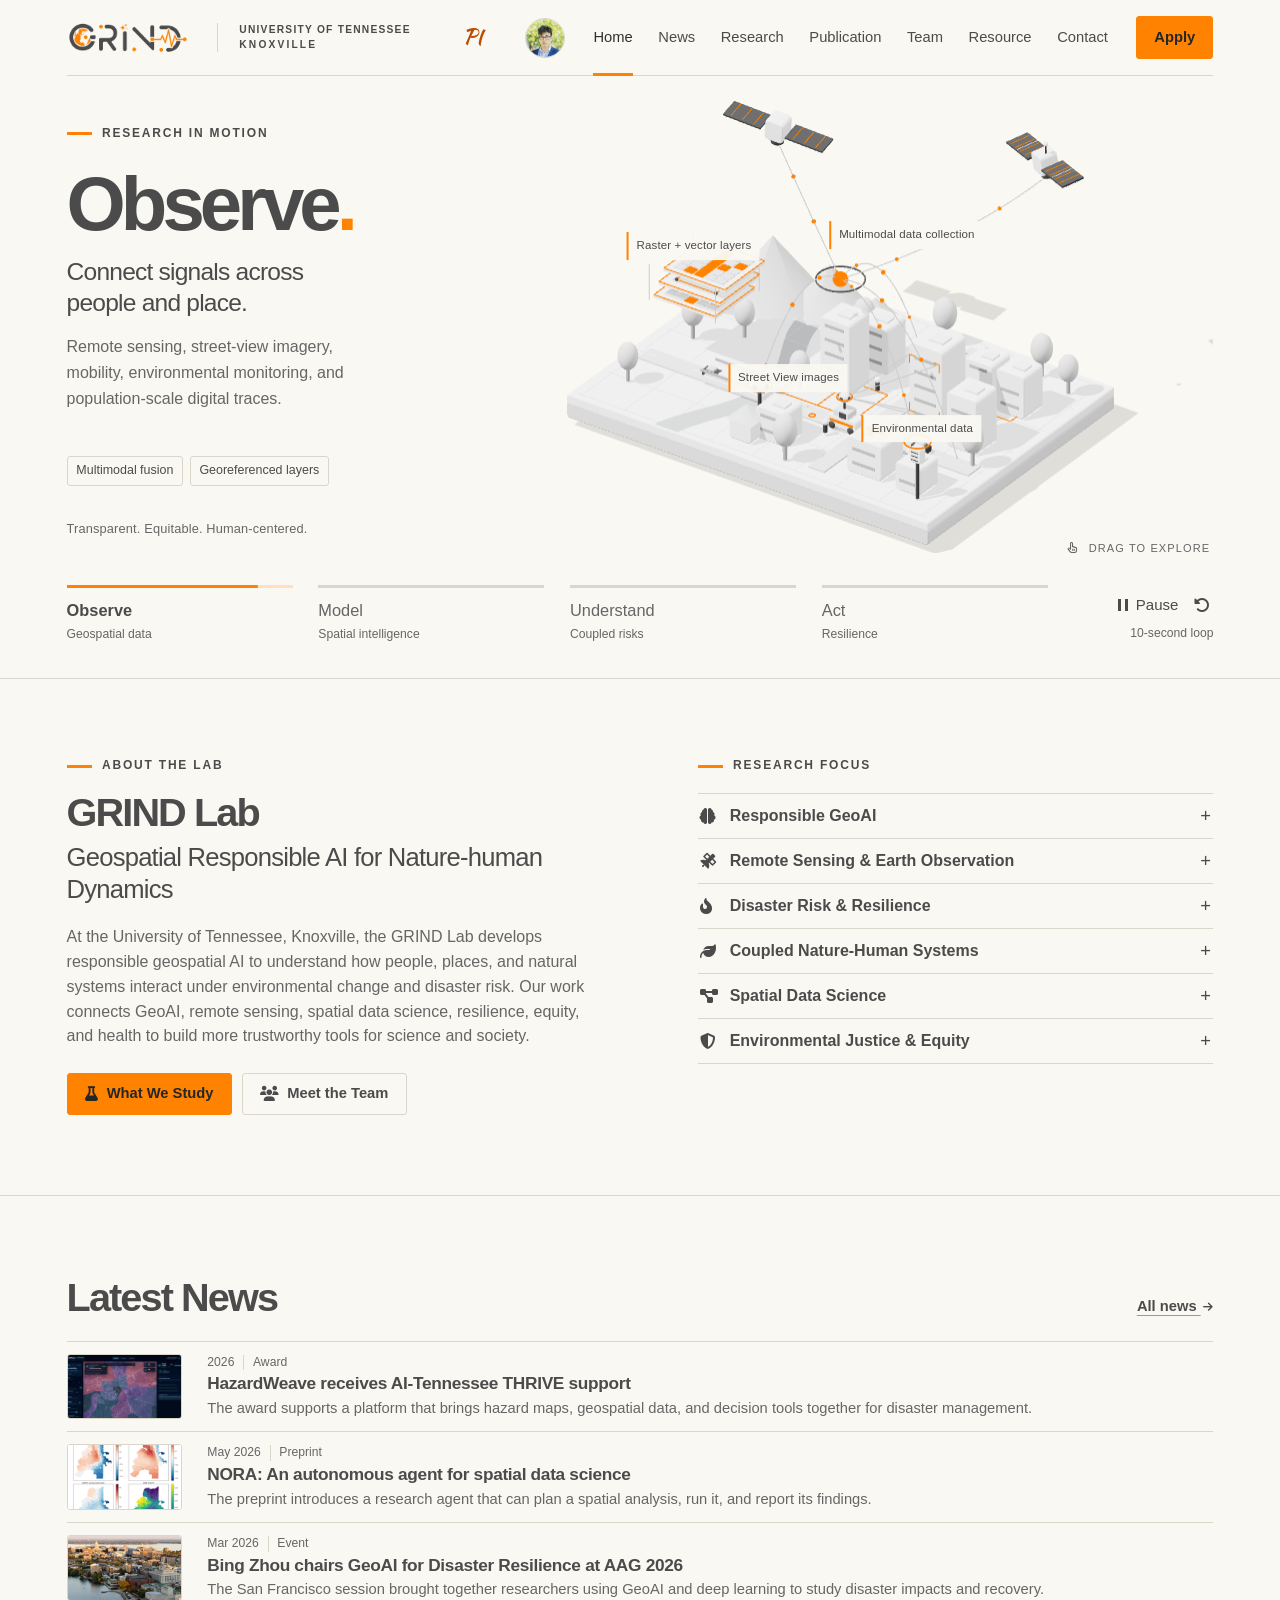
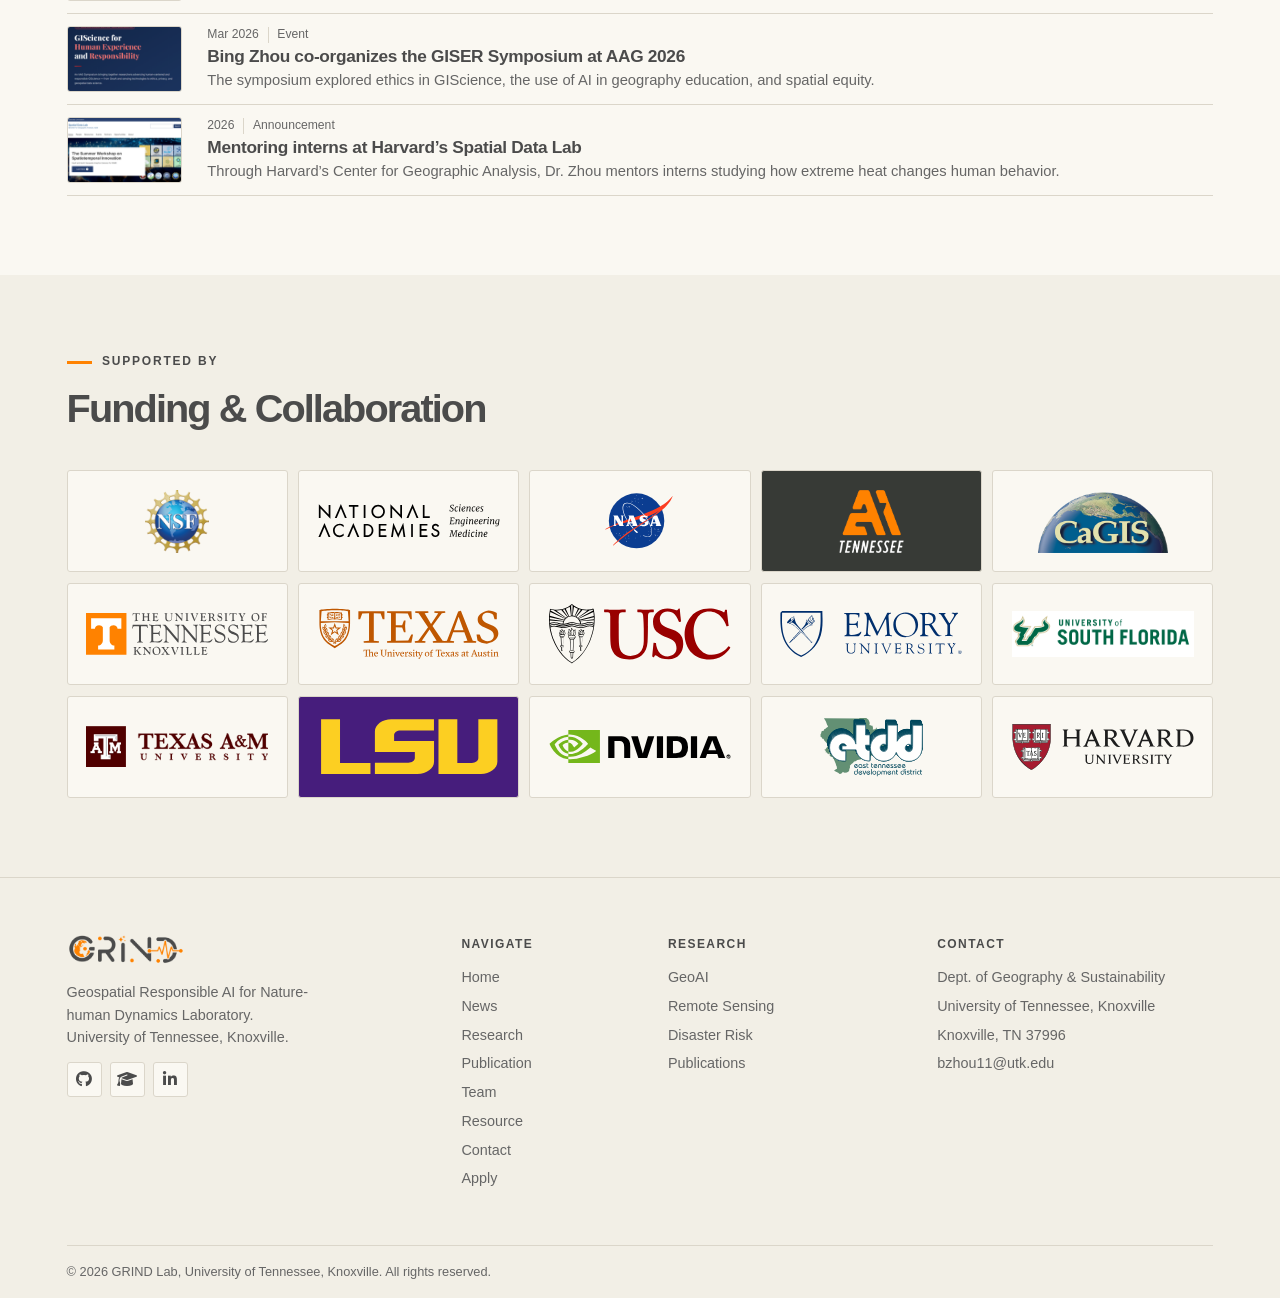
<file: index.html>
<!DOCTYPE html>
<html lang="en">

<head>
  <meta charset="UTF-8">
  <meta name="viewport" content="width=device-width, initial-scale=1.0">
  <meta name="description"
    content="GRIND Lab — Geospatial Responsible AI for Nature-human Dynamics. Led by Dr. Bing Zhou at the University of Tennessee, Knoxville.">
  <meta property="og:title" content="GRIND Lab — UTK Geography">
  <meta property="og:description" content="Responsible GeoAI for a Resilient, Equitable, and Healthy Society.">
  <title>GRIND Lab — Home</title>
  <meta name="theme-color" content="#faf8f2">
  <link rel="icon" type="image/png" href="assets/images/logo/grind-icon.png">
  <link rel="stylesheet" href="assets/fonts/fontawesome/icons.css">
  <link rel="stylesheet" href="assets/css/main.css">
  <link rel="stylesheet" href="assets/css/news-rows.css">
  <link rel="stylesheet" href="assets/css/home.css">
  <link rel="stylesheet" href="assets/research/motion.css">
</head>

<body>
  <a class="skip-link" href="#main-content">Skip to content</a>
  <nav class="navbar" id="navbar" aria-label="Main navigation">
    <div class="nav-container">
      <a class="nav-brand" href="index.html" aria-label="GRIND Lab home">
        <img src="assets/images/logo/grind-tennessee.png" alt="GRIND Lab" width="640" height="173">
      </a>
      <div class="affiliation">University of Tennessee<span>Knoxville</span></div>
      <a class="pi-avatar" href="https://bzbarrett.github.io/" aria-label="Bing Zhou’s personal website" title="Principal Investigator · Bing Zhou’s personal website">
        <span class="pi-hint" aria-hidden="true">PI <span class="pi-arrow"></span></span>
        <span class="nav-portrait" aria-hidden="true">
          <span class="portrait-turn">
            <img class="portrait-face" src="assets/images/team/bing-zhou-avatar.jpg" alt="" width="40" height="40">
            <img class="portrait-face portrait-back" src="assets/images/team/bing-zhou-avatar-illustrated.webp" alt="" width="40" height="40">
          </span>
        </span>
      </a>
      <ul class="nav-menu" id="nav-menu">
        <li><a class="nav-link" href="index.html" aria-current="page">Home</a></li>
        <li><a class="nav-link" href="news.html">News</a></li>
        <li><a class="nav-link" href="research.html">Research</a></li>
        <li><a class="nav-link" href="publications.html">Publication</a></li>
        <li><a class="nav-link" href="team.html">Team</a></li>
        <li><a class="nav-link" href="resources.html">Resource</a></li>
        <li><a class="nav-link" href="contact.html">Contact</a></li>
      </ul>
      <div class="nav-actions">
        <a class="btn-apply" href="apply.html">Apply</a>
        <button class="hamburger" id="hamburger" type="button" aria-label="Toggle navigation" aria-expanded="false" aria-controls="nav-menu">
          <span></span><span></span><span></span>
        </button>
      </div>
    </div>
  </nav>

  <main id="main-content" tabindex="-1">
  <section class="motion" id="home" aria-labelledby="motion-title" tabindex="-1">
    <div class="motion-stage">
      <div class="motion-copy">
        <h1 class="section-tag" id="motion-title">Research in motion</h1>
        <h2 id="topic">Observe<span>.</span></h2>
        <p class="statement" id="statement">Connect signals across<br> people and place.</p>
        <p class="description" id="description">Remote sensing, street-view imagery, mobility, environmental monitoring, and population-scale digital traces.</p>
        <div class="keywords" id="keywords"><span>Multimodal fusion</span><span>Georeferenced layers</span></div>
        <p class="principles">Transparent. Equitable. Human-centered.</p>
      </div>
      <div class="visual" role="group" aria-label="Interactive 3D research landscape" tabindex="0" aria-describedby="scene-instructions">
        <canvas id="scene" role="img" aria-label="Two satellites and a street-view vehicle collect observations across a miniature landscape."></canvas>
        <div id="labels" class="labels" aria-hidden="true"></div>
        <span class="visual-hint" aria-hidden="true"><i class="far fa-hand-pointer" aria-hidden="true"></i> Drag to explore</span>
        <span class="sr-only" id="scene-instructions">Drag to rotate. Use the left and right arrow keys to select a topic or the space bar to pause and play.</span>
        <p id="fallback" hidden>The 3D landscape is unavailable in this browser. Select a topic below to explore the research.</p>
      </div>
    </div>
    <div class="motion-controls">
      <div class="topics" role="group" aria-label="Research topics">
        <button type="button" class="topic active" data-phase="0" aria-pressed="true"><span class="track"><i></i></span><span>Observe</span><small>Geospatial data</small></button>
        <button type="button" class="topic" data-phase="1" aria-pressed="false"><span class="track"><i></i></span><span>Model</span><small>Spatial intelligence</small></button>
        <button type="button" class="topic" data-phase="2" aria-pressed="false"><span class="track"><i></i></span><span>Understand</span><small>Coupled risks</small></button>
        <button type="button" class="topic" data-phase="3" aria-pressed="false"><span class="track"><i></i></span><span>Act</span><small>Resilience</small></button>
      </div>
      <div class="playback">
        <div class="playback-buttons">
          <button type="button" id="play" aria-label="Pause animation"><span class="play-icon" aria-hidden="true"></span><span id="play-label">Pause</span></button>
          <button type="button" id="restart" aria-label="Restart animation" title="Restart animation"><i class="fas fa-rotate-left" aria-hidden="true"></i></button>
        </div>
        <span class="loop-label">10-second loop</span>
      </div>
    </div>
    <p id="announcement" class="sr-only" role="status"></p>
  </section>

  <!-- ═══════════════════════════════════════
     LAB INTRODUCTION
═══════════════════════════════════════ -->
  <section class="lab-intro-section" id="lab-intro">
    <div class="container">
      <div class="lab-intro-grid">

        <div class="lab-intro-copy fade-up">
          <div class="section-tag">About the Lab</div>
          <h2>GRIND Lab</h2>
          <span class="lab-name">Geospatial Responsible AI for Nature-human Dynamics</span>

          <p>
            At the University of Tennessee, Knoxville, the GRIND Lab develops
            responsible geospatial AI to understand how people, places, and natural
            systems interact under environmental change and disaster risk. Our work
            connects GeoAI, remote sensing, spatial data science, resilience, equity,
            and health to build more trustworthy tools for science and society.
          </p>

          <div class="lab-intro-actions">
            <a href="research.html" class="btn btn-primary">
              <i class="fas fa-flask" aria-hidden="true"></i> What We Study
            </a>
            <a href="team.html" class="btn btn-outline">
              <i class="fas fa-users" aria-hidden="true"></i> Meet the Team
            </a>
          </div>
        </div>

        <section class="focus-panel" id="research-focus" aria-labelledby="focus-heading">
          <h2 class="section-tag" id="focus-heading">Research Focus</h2>
          <details class="focus-area">
            <summary><i class="fas fa-brain" aria-hidden="true"></i>Responsible GeoAI</summary>
            <p>Designing fair, explainable, and trustworthy geospatial AI models that account for spatial heterogeneity and social equity in predictions.</p>
            <div class="focus-tags"><span class="badge">XAI</span><span class="badge">Fairness</span><span class="badge">GNN</span></div>
          </details>
          <details class="focus-area">
            <summary><i class="fas fa-satellite" aria-hidden="true"></i>Remote Sensing &amp; Earth Observation</summary>
            <p>Leveraging multi-source satellite imagery (SAR, optical, LiDAR) and deep learning for land cover mapping, change detection, and disaster monitoring.</p>
            <div class="focus-tags"><span class="badge">SAR</span><span class="badge">Sentinel</span><span class="badge">Deep Learning</span></div>
          </details>
          <details class="focus-area">
            <summary><i class="fas fa-fire-flame-curved" aria-hidden="true"></i>Disaster Risk &amp; Resilience</summary>
            <p>Developing predictive and post-event models for wildfire, flood, hurricane, and compound hazards, with a focus on community resilience and recovery.</p>
            <div class="focus-tags"><span class="badge">Wildfire</span><span class="badge">Flood</span><span class="badge">Hurricane</span></div>
          </details>
          <details class="focus-area">
            <summary><i class="fas fa-leaf" aria-hidden="true"></i>Coupled Nature-Human Systems</summary>
            <p>Studying how human activities and natural processes interact across spatial and temporal scales to generate and amplify socio-environmental risks.</p>
            <div class="focus-tags"><span class="badge">Sustainability</span><span class="badge">Urban Heat</span><span class="badge">Ecosystem</span></div>
          </details>
          <details class="focus-area">
            <summary><i class="fas fa-diagram-project" aria-hidden="true"></i>Spatial Data Science</summary>
            <p>Advancing methods for spatial statistics, graph neural networks, and spatio-temporal modeling to extract knowledge from complex geospatial datasets.</p>
            <div class="focus-tags"><span class="badge">GNN</span><span class="badge">Spatio-Temporal</span><span class="badge">ML</span></div>
          </details>
          <details class="focus-area">
            <summary><i class="fas fa-shield-halved" aria-hidden="true"></i>Environmental Justice &amp; Equity</summary>
            <p>Examining how environmental hazards and climate change disproportionately affect marginalized communities, and developing equitable GeoAI solutions.</p>
            <div class="focus-tags"><span class="badge">Equity</span><span class="badge">Environmental Justice</span></div>
          </details>
        </section>
      </div>
    </div>
  </section>

  <section class="section home-news" id="latest-news" aria-labelledby="news-heading">
    <div class="container">
      <div class="home-news-heading">
        <h2 id="news-heading">Latest News</h2>
        <a class="direct-text-link" href="news.html">All news <i class="fas fa-arrow-right" aria-hidden="true"></i></a>
      </div>
      <ul class="news-rows">
        <li><a href="https://hazard-weave.vercel.app/" target="_blank" rel="noopener noreferrer">
          <img class="news-thumb" src="assets/images/news/thumbs/hazardweave.png" alt="" width="140" height="86" loading="lazy" decoding="async">
          <div class="news-row-copy">
            <div class="news-row-meta"><time datetime="2026">2026</time><span>Award</span></div>
            <h3>HazardWeave receives AI-Tennessee THRIVE support</h3>
            <p>The award supports a platform that brings hazard maps, geospatial data, and decision tools together for disaster management.</p>
          </div>
        </a></li>
        <li><a href="https://arxiv.org/pdf/2605.02092" target="_blank" rel="noopener noreferrer">
          <img class="news-thumb" src="assets/images/news/thumbs/nora.png" alt="" width="140" height="86" loading="lazy" decoding="async">
          <div class="news-row-copy">
            <div class="news-row-meta"><time datetime="2026-05">May 2026</time><span>Preprint</span></div>
            <h3>NORA: An autonomous agent for spatial data science</h3>
            <p>The preprint introduces a research agent that can plan a spatial analysis, run it, and report its findings.</p>
          </div>
        </a></li>
        <li><a href="https://geography.wisc.edu/geods/archives/4331" target="_blank" rel="noopener noreferrer">
          <img class="news-thumb" src="assets/images/news/thumbs/aag.png" alt="" width="140" height="86" loading="lazy" decoding="async">
          <div class="news-row-copy">
            <div class="news-row-meta"><time datetime="2026-03">Mar 2026</time><span>Event</span></div>
            <h3>Bing Zhou chairs GeoAI for Disaster Resilience at AAG 2026</h3>
            <p>The San Francisco session brought together researchers using GeoAI and deep learning to study disaster impacts and recovery.</p>
          </div>
        </a></li>
        <li><a href="https://gisersym.github.io/" target="_blank" rel="noopener noreferrer">
          <img class="news-thumb" src="assets/images/news/thumbs/giser.png" alt="" width="140" height="86" loading="lazy" decoding="async">
          <div class="news-row-copy">
            <div class="news-row-meta"><time datetime="2026-03">Mar 2026</time><span>Event</span></div>
            <h3>Bing Zhou co-organizes the GISER Symposium at AAG 2026</h3>
            <p>The symposium explored ethics in GIScience, the use of AI in geography education, and spatial equity.</p>
          </div>
        </a></li>
        <li><a href="https://sdl.gis.harvard.edu/spatial-data-lab-internship-program" target="_blank" rel="noopener noreferrer">
          <img class="news-thumb" src="assets/images/news/thumbs/harvard.png" alt="" width="140" height="86" loading="lazy" decoding="async">
          <div class="news-row-copy">
            <div class="news-row-meta"><time datetime="2026">2026</time><span>Announcement</span></div>
            <h3>Mentoring interns at Harvard’s Spatial Data Lab</h3>
            <p>Through Harvard’s Center for Geographic Analysis, Dr. Zhou mentors interns studying how extreme heat changes human behavior.</p>
          </div>
        </a></li>
      </ul>
    </div>
  </section>

  <!-- ═══════════════════════════════════════
     FUNDING / PARTNERS
═══════════════════════════════════════ -->
  <section class="section section-light" id="partners" aria-labelledby="partners-heading">
    <div class="container">
      <div class="section-header">
        <div class="section-tag fade-up">Supported By</div>
        <h2 class="section-title fade-up" id="partners-heading" data-delay="100">Funding &amp; Collaboration</h2>
      </div>
      <ul class="partner-list" aria-label="Funding and collaborating institutions">
        <li><a href="https://www.nsf.gov/"><img src="assets/images/partners/nsf.png" alt="National Science Foundation" loading="lazy" decoding="async"></a></li>
        <li><a href="https://www.nationalacademies.org/"><img src="assets/images/partners/nasem.svg" alt="National Academies of Sciences, Engineering, and Medicine" loading="lazy" decoding="async"></a></li>
        <li><a href="https://www.nasa.gov/"><img src="assets/images/partners/nasa.svg" alt="NASA" loading="lazy" decoding="async"></a></li>
        <li><a href="https://research.utk.edu/aitn/" class="partner-ai"><img src="assets/images/partners/ai-tennessee.png" alt="AI Tennessee Initiative" loading="lazy" decoding="async"></a></li>
        <li><a href="https://cartogis.org/"><img src="assets/images/partners/cagis.png" alt="Cartography and Geographic Information Society" loading="lazy" decoding="async"></a></li>
        <li><a href="https://www.utk.edu/"><img src="assets/images/partners/utk.svg" alt="University of Tennessee, Knoxville" loading="lazy" decoding="async"></a></li>
        <li><a href="https://www.utexas.edu/"><img src="assets/images/partners/ut-austin.svg" alt="The University of Texas at Austin" loading="lazy" decoding="async"></a></li>
        <li><a href="https://www.usc.edu/"><img src="assets/images/partners/usc.svg" alt="University of Southern California" loading="lazy" decoding="async"></a></li>
        <li><a href="https://www.emory.edu/"><img src="assets/images/partners/emory.svg" alt="Emory University" loading="lazy" decoding="async"></a></li>
        <li><a href="https://www.usf.edu/"><img src="assets/images/partners/usf.png" alt="University of South Florida" loading="lazy" decoding="async"></a></li>
        <li><a href="https://www.tamu.edu/"><img src="assets/images/partners/tamu.png" alt="Texas A&amp;M University" loading="lazy" decoding="async"></a></li>
        <li><a href="https://www.lsu.edu/" class="partner-lsu"><img src="assets/images/partners/lsu.svg" alt="Louisiana State University" loading="lazy" decoding="async"></a></li>
        <li><a href="https://www.nvidia.com/"><img src="assets/images/partners/nvidia.svg" alt="NVIDIA" loading="lazy" decoding="async"></a></li>
        <li><a href="https://www.etdd.org/"><img src="assets/images/partners/etdd.svg" alt="East Tennessee Development District" loading="lazy" decoding="async"></a></li>
        <li><a href="https://www.harvard.edu/"><img src="assets/images/partners/harvard.svg" alt="Harvard University" loading="lazy" decoding="async"></a></li>
      </ul>
    </div>
  </section>

  </main>

  <footer class="footer">
    <div class="footer-inner">
      <!-- Brand -->
      <div class="footer-brand-col">
        <img src="assets/images/logo/grind-tennessee.png" alt="GRIND Lab" width="640" height="173">
        <p>Geospatial Responsible AI for Nature-human Dynamics Laboratory.<br>University of Tennessee, Knoxville.</p>
        <div class="footer-social">
          <a href="https://github.com/bzbarrett" target="_blank" rel="noopener noreferrer" aria-label="GitHub"><i class="fab fa-github" aria-hidden="true"></i></a>
          <a href="https://scholar.google.com/citations?user=ehw9A-EAAAAJ" target="_blank" rel="noopener noreferrer" aria-label="Google Scholar"><i class="fas fa-graduation-cap" aria-hidden="true"></i></a>
          <a href="https://www.linkedin.com/in/bing-zhou-a90b98239/" target="_blank" rel="noopener noreferrer" aria-label="LinkedIn"><i class="fab fa-linkedin-in" aria-hidden="true"></i></a>
        </div>
      </div>

      <!-- Nav Links -->
      <div class="footer-col">
        <h4>Navigate</h4>
        <ul>
          <li><a href="index.html">Home</a></li>
          <li><a href="news.html">News</a></li>
          <li><a href="research.html">Research</a></li>
          <li><a href="publications.html">Publication</a></li>
          <li><a href="team.html">Team</a></li>
          <li><a href="resources.html">Resource</a></li>
          <li><a href="contact.html">Contact</a></li>
          <li><a href="apply.html">Apply</a></li>
        </ul>
      </div>

      <!-- Research Links -->
      <div class="footer-col">
        <h4>Research</h4>
        <ul>
          <li><a href="research.html">GeoAI</a></li>
          <li><a href="research.html">Remote Sensing</a></li>
          <li><a href="research.html">Disaster Risk</a></li>
          <li><a href="publications.html">Publications</a></li>
        </ul>
      </div>

      <!-- Contact -->
      <div class="footer-col">
        <h4>Contact</h4>
        <ul>
          <li>Dept. of Geography &amp; Sustainability</li>
          <li>University of Tennessee, Knoxville</li>
          <li>Knoxville, TN 37996</li>
          <li><a href="mailto:bzhou11@utk.edu">bzhou11@utk.edu</a></li>
        </ul>
      </div>
    </div>

    <div class="footer-bottom container">
      <span>&copy; 2026 GRIND Lab, University of Tennessee, Knoxville. All rights reserved.</span>
    </div>
  </footer>

  <button type="button" class="scroll-top" aria-label="Scroll to top" hidden><i class="fas fa-arrow-up" aria-hidden="true"></i></button>
  <script src="assets/js/main.js" defer></script>
  <script src="assets/research/vendor/three.min.js" defer></script>
  <script src="assets/research/software-renderer.js" defer></script>
  <script src="assets/research/geoai-elements.js" defer></script>
  <script src="assets/research/scene-stories.js" defer></script>
  <script src="assets/research/app.js" defer></script>
</body>
</html>
</file>
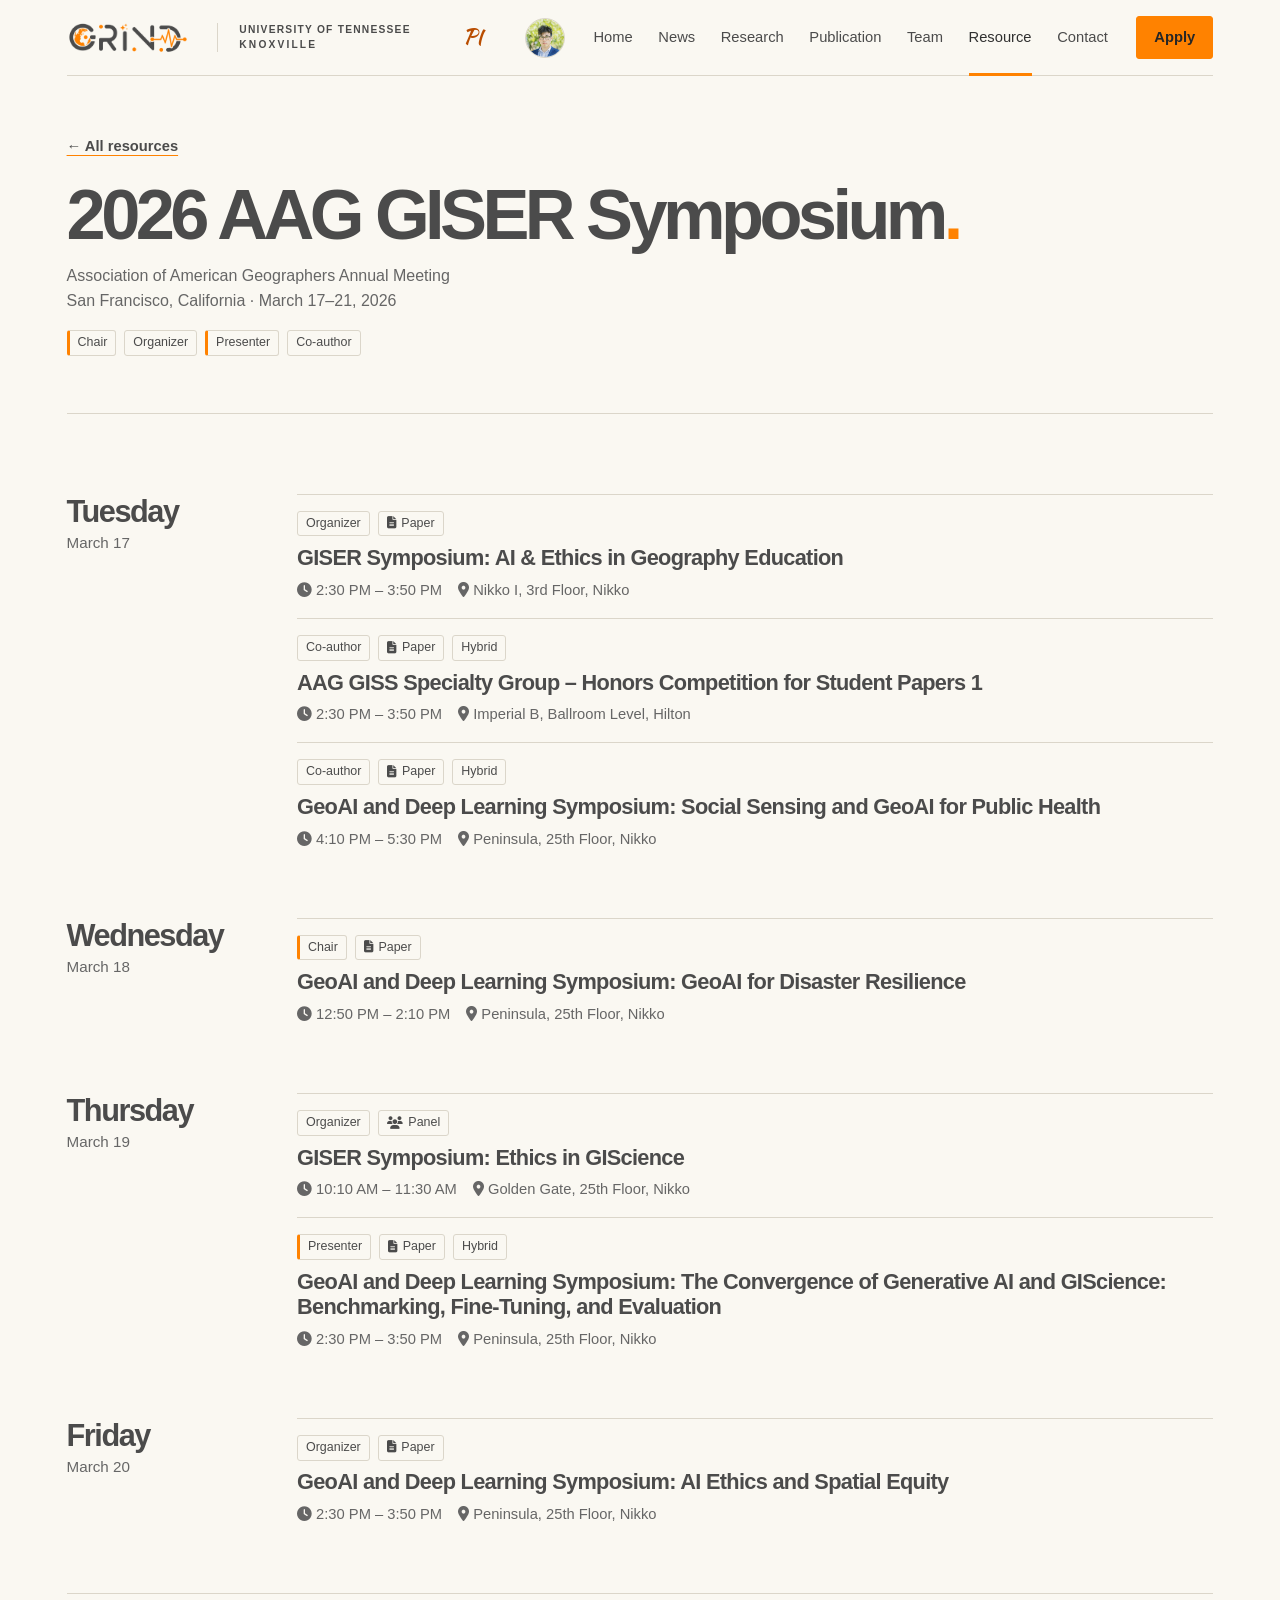
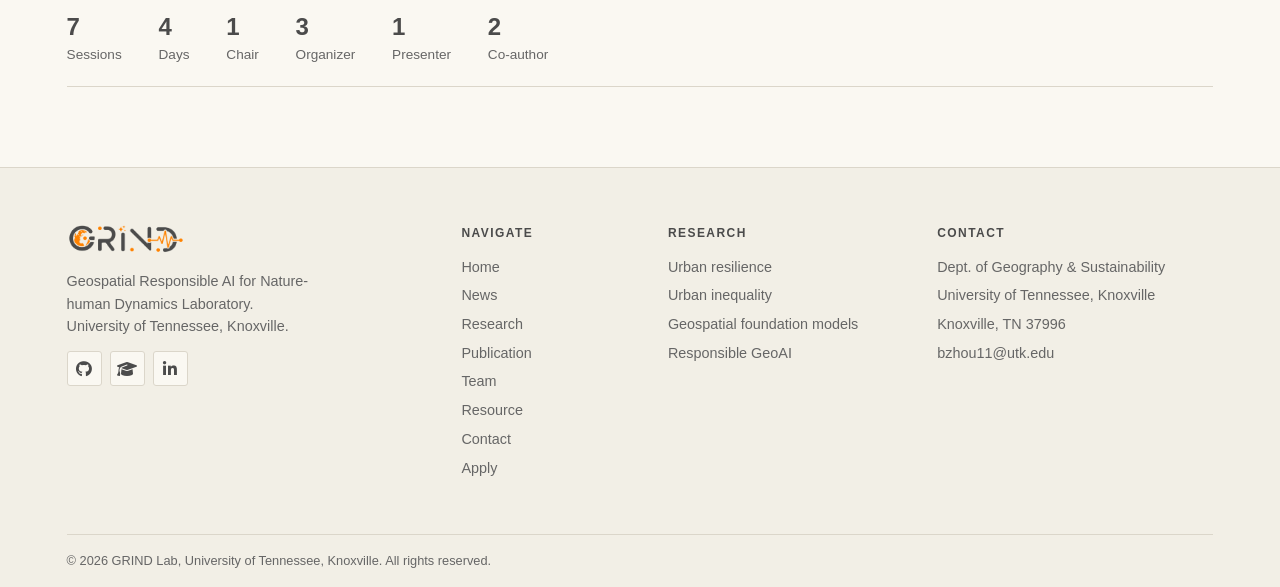
<file: aag-2026-giser.html>
<!DOCTYPE html>
<html lang="en">
<head>
  <meta charset="UTF-8">
  <meta name="viewport" content="width=device-width, initial-scale=1.0">
  <meta name="description" content="Sessions, times, rooms, and roles at the AAG Annual Meeting in San Francisco, March 17–21, 2026.">
  <title>2026 AAG GISER Symposium — GRIND Lab</title>
  <meta name="theme-color" content="#faf8f2">
  <link rel="icon" type="image/png" href="assets/images/logo/grind-icon.png">
  <link rel="stylesheet" href="assets/fonts/fontawesome/icons.css">
  <link rel="stylesheet" href="assets/css/main.css">
  <link rel="stylesheet" href="assets/css/resources.css">
</head>
<body>
  <a class="skip-link" href="#main-content">Skip to content</a>
  <nav class="navbar" id="navbar" aria-label="Main navigation">
    <div class="nav-container">
      <a class="nav-brand" href="index.html" aria-label="GRIND Lab home">
        <img src="assets/images/logo/grind-tennessee.png" alt="GRIND Lab" width="640" height="173">
      </a>
      <div class="affiliation">University of Tennessee<span>Knoxville</span></div>
      <a class="pi-avatar" href="https://bzbarrett.github.io/" aria-label="Bing Zhou’s personal website" title="Principal Investigator · Bing Zhou’s personal website">
        <span class="pi-hint" aria-hidden="true">PI <span class="pi-arrow"></span></span>
        <span class="nav-portrait" aria-hidden="true">
          <span class="portrait-turn">
            <img class="portrait-face" src="assets/images/team/bing-zhou-avatar.jpg" alt="" width="40" height="40">
            <img class="portrait-face portrait-back" src="assets/images/team/bing-zhou-avatar-illustrated.webp" alt="" width="40" height="40">
          </span>
        </span>
      </a>
      <ul class="nav-menu" id="nav-menu">
        <li><a class="nav-link" href="index.html">Home</a></li>
        <li><a class="nav-link" href="news.html">News</a></li>
        <li><a class="nav-link" href="research.html">Research</a></li>
        <li><a class="nav-link" href="publications.html">Publication</a></li>
        <li><a class="nav-link" href="team.html">Team</a></li>
        <li><a class="nav-link" href="resources.html" aria-current="location">Resource</a></li>
        <li><a class="nav-link" href="contact.html">Contact</a></li>
      </ul>
      <div class="nav-actions">
        <a class="btn-apply" href="apply.html">Apply</a>
        <button class="hamburger" id="hamburger" type="button" aria-label="Toggle navigation" aria-expanded="false" aria-controls="nav-menu">
          <span></span><span></span><span></span>
        </button>
      </div>
    </div>
  </nav>

  <main id="main-content" tabindex="-1">
    <header class="page-hero program-heading">
      <a class="read-more" href="resources.html">← All resources</a>
      <h1>2026 AAG GISER Symposium</h1>
      <p>Association of American Geographers Annual Meeting<br>San Francisco, California · March 17–21, 2026</p>
      <div class="aag-legend">
        <span class="aag-role-pill chair">Chair</span>
        <span class="aag-role-pill organizer">Organizer</span>
        <span class="aag-role-pill presenter">Presenter</span>
        <span class="aag-role-pill coauthor">Co-author</span>
      </div>
    </header>
    <div class="container aag-body">

      <!-- ── Day 1: Mar 17 ── -->
      <div class="aag-day-block">
        <h2 class="aag-day-label">
          <span class="aag-day-name">Tuesday</span>
          <time class="aag-day-date" datetime="2026-03-17">March 17</time>
        </h2>
        <div class="aag-sessions">

          <article class="aag-card">
            <div class="aag-card-top">
              <span class="aag-role-pill organizer">Organizer</span>
              <span class="aag-type-tag"><i class="fas fa-file-alt" aria-hidden="true"></i> Paper</span>
            </div>
            <h3 class="aag-session-title">GISER Symposium: AI &amp; Ethics in Geography Education</h3>
            <div class="aag-meta">
              <span><i class="fas fa-clock" aria-hidden="true"></i> 2:30 PM – 3:50 PM</span>
              <span><i class="fas fa-map-marker-alt" aria-hidden="true"></i> Nikko I, 3rd Floor, Nikko</span>
            </div>
          </article>

          <article class="aag-card">
            <div class="aag-card-top">
              <span class="aag-role-pill coauthor">Co-author</span>
              <span class="aag-type-tag"><i class="fas fa-file-alt" aria-hidden="true"></i> Paper</span>
              <span class="aag-hybrid-tag">Hybrid</span>
            </div>
            <h3 class="aag-session-title">AAG GISS Specialty Group – Honors Competition for Student Papers 1</h3>
            <div class="aag-meta">
              <span><i class="fas fa-clock" aria-hidden="true"></i> 2:30 PM – 3:50 PM</span>
              <span><i class="fas fa-map-marker-alt" aria-hidden="true"></i> Imperial B, Ballroom Level, Hilton</span>
            </div>
          </article>

          <article class="aag-card">
            <div class="aag-card-top">
              <span class="aag-role-pill coauthor">Co-author</span>
              <span class="aag-type-tag"><i class="fas fa-file-alt" aria-hidden="true"></i> Paper</span>
              <span class="aag-hybrid-tag">Hybrid</span>
            </div>
            <h3 class="aag-session-title">GeoAI and Deep Learning Symposium: Social Sensing and GeoAI for Public Health</h3>
            <div class="aag-meta">
              <span><i class="fas fa-clock" aria-hidden="true"></i> 4:10 PM – 5:30 PM</span>
              <span><i class="fas fa-map-marker-alt" aria-hidden="true"></i> Peninsula, 25th Floor, Nikko</span>
            </div>
          </article>

        </div>
      </div>

      <!-- ── Day 2: Mar 18 ── -->
      <div class="aag-day-block">
        <h2 class="aag-day-label">
          <span class="aag-day-name">Wednesday</span>
          <time class="aag-day-date" datetime="2026-03-18">March 18</time>
        </h2>
        <div class="aag-sessions">

          <article class="aag-card">
            <div class="aag-card-top">
              <span class="aag-role-pill chair">Chair</span>
              <span class="aag-type-tag"><i class="fas fa-file-alt" aria-hidden="true"></i> Paper</span>
            </div>
            <h3 class="aag-session-title">GeoAI and Deep Learning Symposium: GeoAI for Disaster Resilience</h3>
            <div class="aag-meta">
              <span><i class="fas fa-clock" aria-hidden="true"></i> 12:50 PM – 2:10 PM</span>
              <span><i class="fas fa-map-marker-alt" aria-hidden="true"></i> Peninsula, 25th Floor, Nikko</span>
            </div>
          </article>

        </div>
      </div>

      <!-- ── Day 3: Mar 19 ── -->
      <div class="aag-day-block">
        <h2 class="aag-day-label">
          <span class="aag-day-name">Thursday</span>
          <time class="aag-day-date" datetime="2026-03-19">March 19</time>
        </h2>
        <div class="aag-sessions">

          <article class="aag-card">
            <div class="aag-card-top">
              <span class="aag-role-pill organizer">Organizer</span>
              <span class="aag-type-tag"><i class="fas fa-users" aria-hidden="true"></i> Panel</span>
            </div>
            <h3 class="aag-session-title">GISER Symposium: Ethics in GIScience</h3>
            <div class="aag-meta">
              <span><i class="fas fa-clock" aria-hidden="true"></i> 10:10 AM – 11:30 AM</span>
              <span><i class="fas fa-map-marker-alt" aria-hidden="true"></i> Golden Gate, 25th Floor, Nikko</span>
            </div>
          </article>

          <article class="aag-card">
            <div class="aag-card-top">
              <span class="aag-role-pill presenter">Presenter</span>
              <span class="aag-type-tag"><i class="fas fa-file-alt" aria-hidden="true"></i> Paper</span>
              <span class="aag-hybrid-tag">Hybrid</span>
            </div>
            <h3 class="aag-session-title">GeoAI and Deep Learning Symposium: The Convergence of Generative AI and GIScience: Benchmarking, Fine-Tuning, and Evaluation</h3>
            <div class="aag-meta">
              <span><i class="fas fa-clock" aria-hidden="true"></i> 2:30 PM – 3:50 PM</span>
              <span><i class="fas fa-map-marker-alt" aria-hidden="true"></i> Peninsula, 25th Floor, Nikko</span>
            </div>
          </article>

        </div>
      </div>

      <!-- ── Day 4: Mar 20 ── -->
      <div class="aag-day-block">
        <h2 class="aag-day-label">
          <span class="aag-day-name">Friday</span>
          <time class="aag-day-date" datetime="2026-03-20">March 20</time>
        </h2>
        <div class="aag-sessions">

          <article class="aag-card">
            <div class="aag-card-top">
              <span class="aag-role-pill organizer">Organizer</span>
              <span class="aag-type-tag"><i class="fas fa-file-alt" aria-hidden="true"></i> Paper</span>
            </div>
            <h3 class="aag-session-title">GeoAI and Deep Learning Symposium: AI Ethics and Spatial Equity</h3>
            <div class="aag-meta">
              <span><i class="fas fa-clock" aria-hidden="true"></i> 2:30 PM – 3:50 PM</span>
              <span><i class="fas fa-map-marker-alt" aria-hidden="true"></i> Peninsula, 25th Floor, Nikko</span>
            </div>
          </article>

        </div>
      </div>

      <!-- Summary strip -->
      <div class="aag-summary">
        <div class="aag-sum-item"><span class="aag-sum-num">7</span><span class="aag-sum-label">Sessions</span></div>
        <div class="aag-sum-item"><span class="aag-sum-num">4</span><span class="aag-sum-label">Days</span></div>
        <div class="aag-sum-item"><span class="aag-sum-num">1</span><span class="aag-sum-label">Chair</span></div>
        <div class="aag-sum-item"><span class="aag-sum-num">3</span><span class="aag-sum-label">Organizer</span></div>
        <div class="aag-sum-item"><span class="aag-sum-num">1</span><span class="aag-sum-label">Presenter</span></div>
        <div class="aag-sum-item"><span class="aag-sum-num">2</span><span class="aag-sum-label">Co-author</span></div>
      </div>

    </div>
  </main>

  <footer class="footer">
    <div class="footer-inner">
      <!-- Brand -->
      <div class="footer-brand-col">
        <img src="assets/images/logo/grind-tennessee.png" alt="GRIND Lab" width="640" height="173">
        <p>Geospatial Responsible AI for Nature-human Dynamics Laboratory.<br>University of Tennessee, Knoxville.</p>
        <div class="footer-social">
          <a href="https://github.com/bzbarrett" target="_blank" rel="noopener noreferrer" aria-label="GitHub"><i class="fab fa-github" aria-hidden="true"></i></a>
          <a href="https://scholar.google.com/citations?user=ehw9A-EAAAAJ" target="_blank" rel="noopener noreferrer" aria-label="Google Scholar"><i class="fas fa-graduation-cap" aria-hidden="true"></i></a>
          <a href="https://www.linkedin.com/in/bing-zhou-a90b98239/" target="_blank" rel="noopener noreferrer" aria-label="LinkedIn"><i class="fab fa-linkedin-in" aria-hidden="true"></i></a>
        </div>
      </div>

      <!-- Nav Links -->
      <div class="footer-col">
        <h4>Navigate</h4>
        <ul>
          <li><a href="index.html">Home</a></li>
          <li><a href="news.html">News</a></li>
          <li><a href="research.html">Research</a></li>
          <li><a href="publications.html">Publication</a></li>
          <li><a href="team.html">Team</a></li>
          <li><a href="resources.html">Resource</a></li>
          <li><a href="contact.html">Contact</a></li>
          <li><a href="apply.html">Apply</a></li>
        </ul>
      </div>

      <!-- Research Links -->
      <div class="footer-col">
        <h4>Research</h4>
        <ul>
          <li><a href="research.html#disaster-resilience">Urban resilience</a></li>
          <li><a href="research.html#environmental-justice">Urban inequality</a></li>
          <li><a href="research.html#spatial-data-science">Geospatial foundation models</a></li>
          <li><a href="research.html#responsible-geoai">Responsible GeoAI</a></li>
        </ul>
      </div>

      <!-- Contact -->
      <div class="footer-col">
        <h4>Contact</h4>
        <ul>
          <li>Dept. of Geography &amp; Sustainability</li>
          <li>University of Tennessee, Knoxville</li>
          <li>Knoxville, TN 37996</li>
          <li><a href="mailto:bzhou11@utk.edu">bzhou11@utk.edu</a></li>
        </ul>
      </div>
    </div>

    <div class="footer-bottom container">
      <span>&copy; 2026 GRIND Lab, University of Tennessee, Knoxville. All rights reserved.</span>
    </div>
  </footer>

  <button type="button" class="scroll-top" aria-label="Scroll to top" hidden><i class="fas fa-arrow-up" aria-hidden="true"></i></button>
  <script src="assets/js/main.js" defer></script>
</body>
</html>
</file>
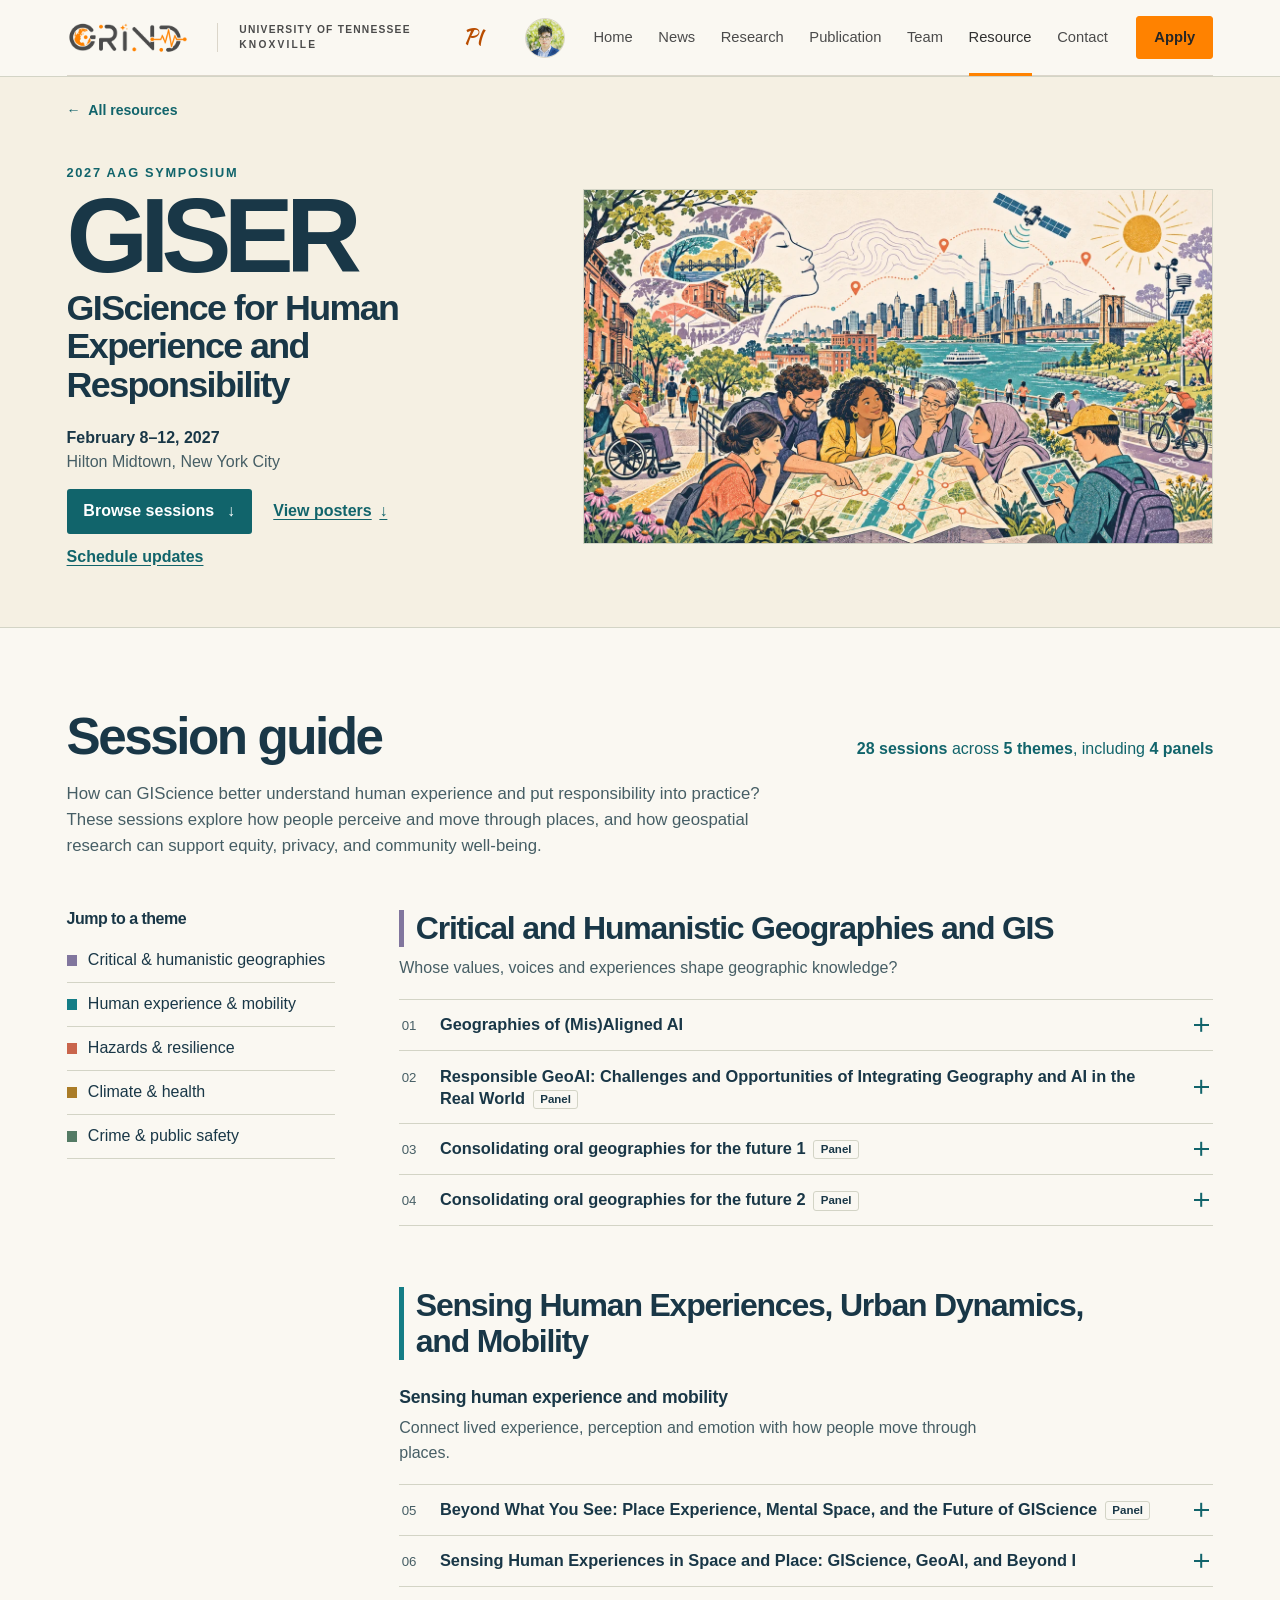
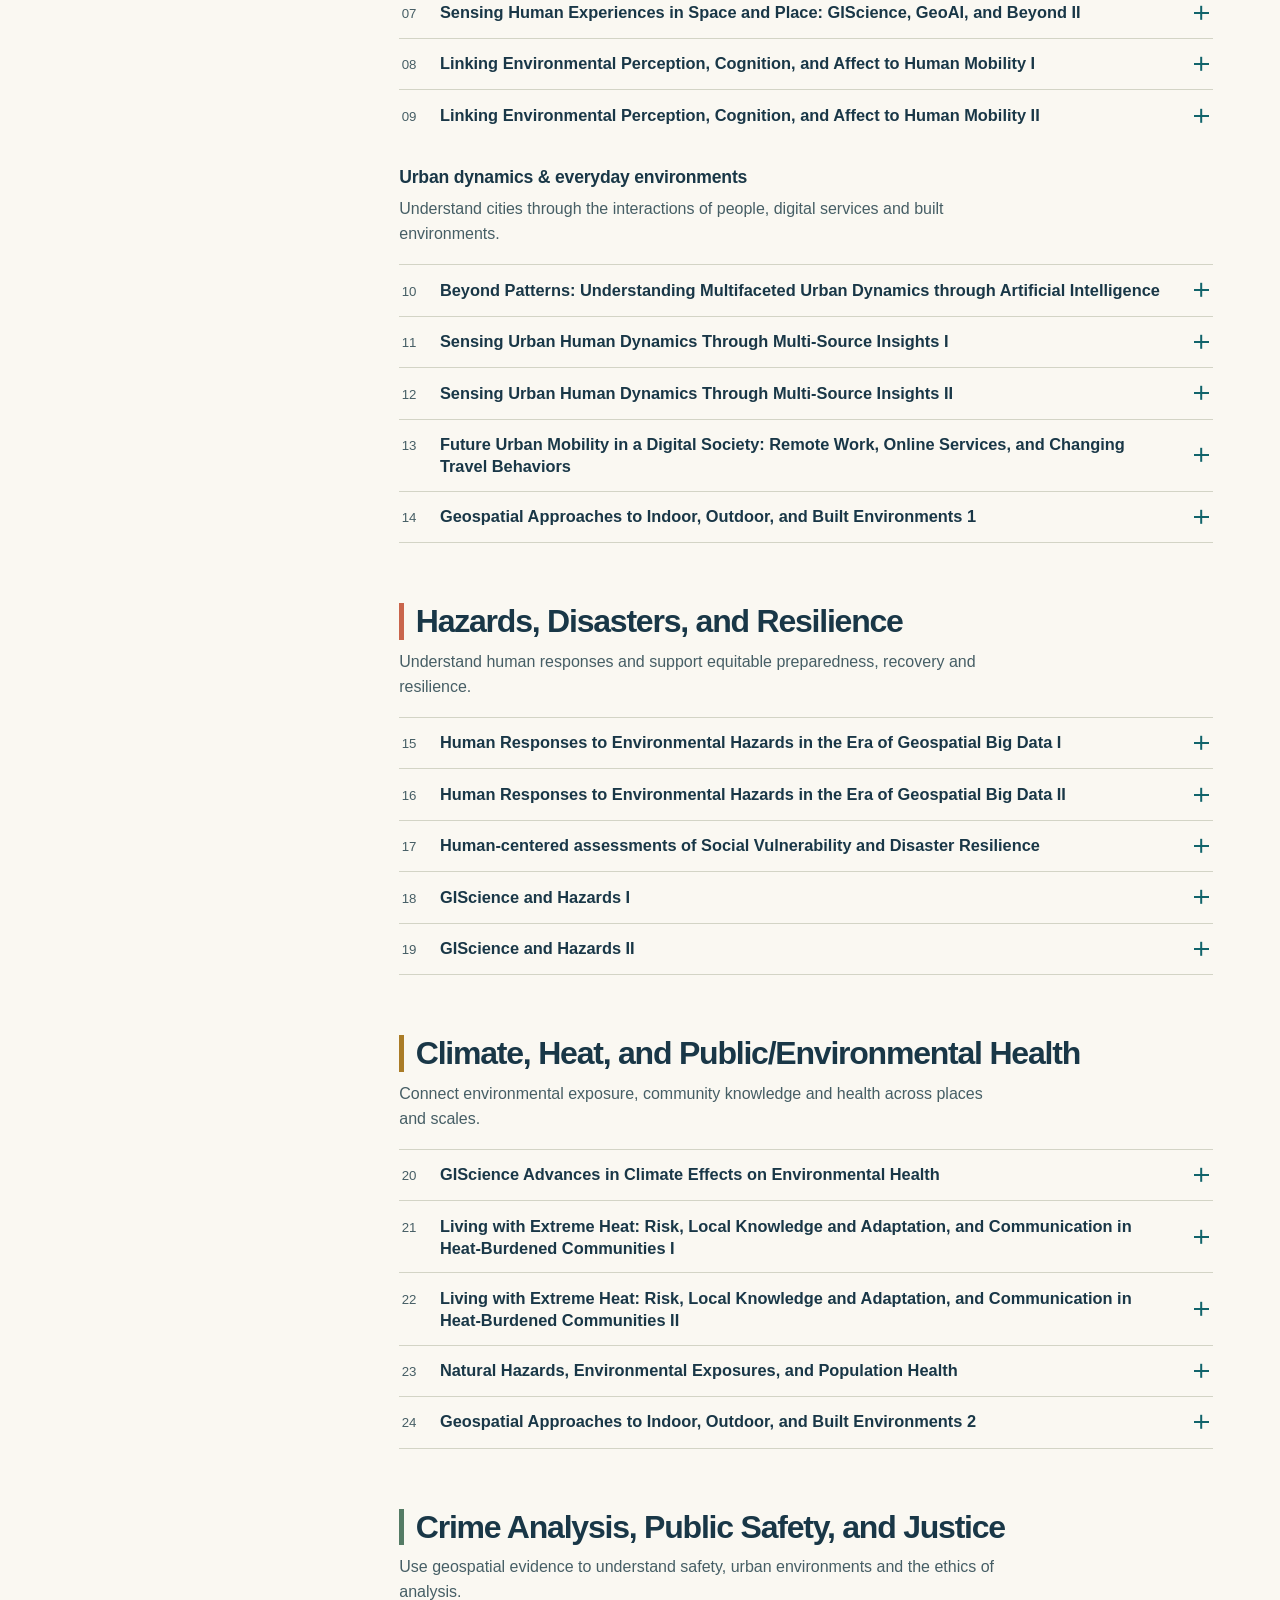
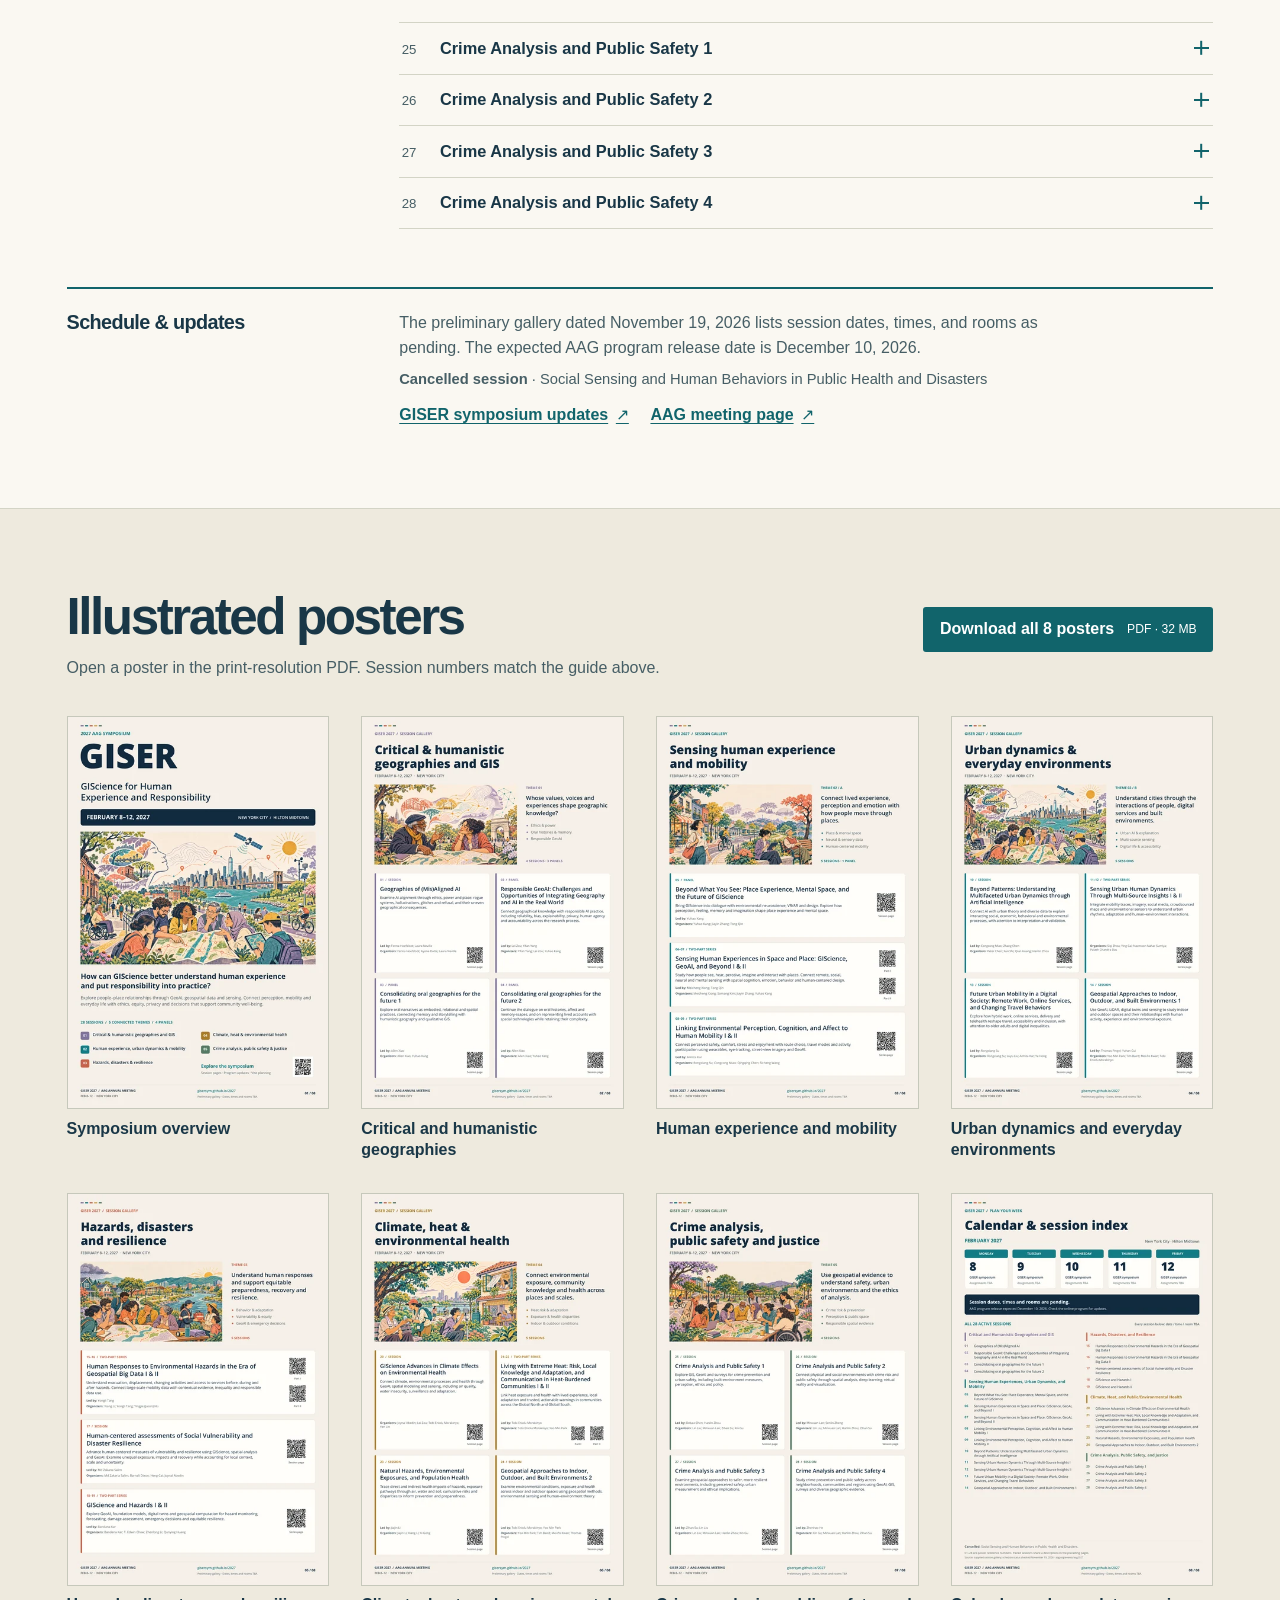
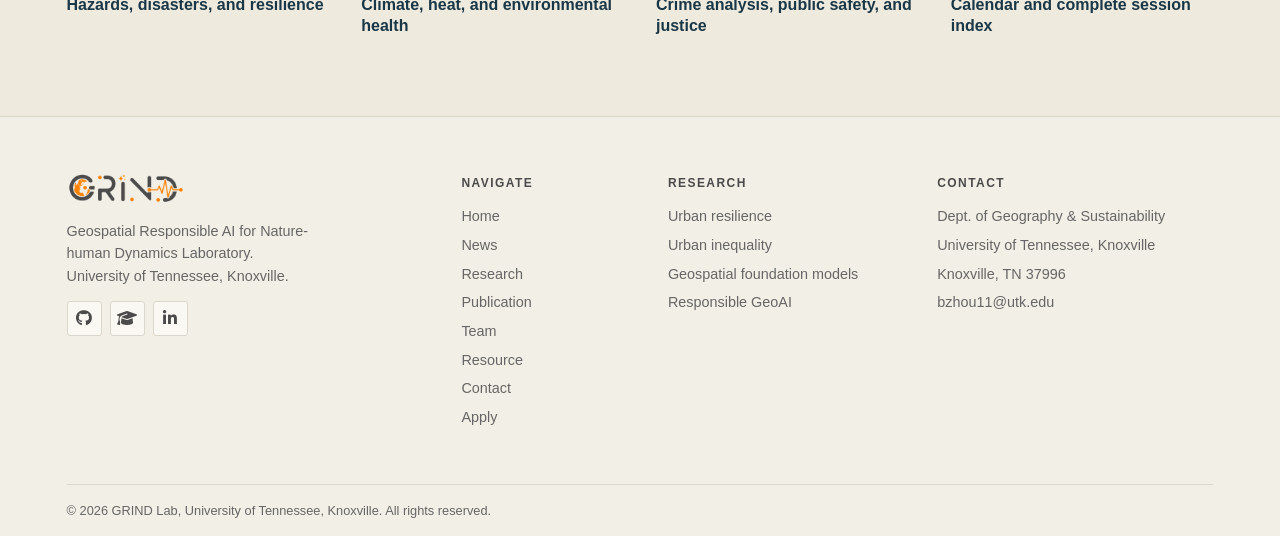
<file: aag-2027-giser.html>
<!DOCTYPE html>
<html lang="en">
<head>
  <meta charset="UTF-8">
  <meta name="viewport" content="width=device-width, initial-scale=1.0">
  <meta name="description" content="Browse 28 sessions and eight illustrated posters for GIScience for Human Experience and Responsibility at the 2027 AAG Annual Meeting in New York City, February 8–12.">
  <title>2027 AAG GISER Symposium — GRIND Lab</title>
  <meta name="theme-color" content="#faf8f2">
  <link rel="icon" type="image/png" href="assets/images/logo/grind-icon.png">
  <link rel="stylesheet" href="assets/fonts/fontawesome/icons.css">
  <link rel="stylesheet" href="assets/css/main.css">
  <link rel="stylesheet" href="assets/css/giser-2027.css">
</head>
<body>
  <a class="skip-link" href="#main-content">Skip to content</a>
  <nav class="navbar" id="navbar" aria-label="Main navigation">
    <div class="nav-container">
      <a class="nav-brand" href="index.html" aria-label="GRIND Lab home">
        <img src="assets/images/logo/grind-tennessee.png" alt="GRIND Lab" width="640" height="173">
      </a>
      <div class="affiliation">University of Tennessee<span>Knoxville</span></div>
      <a class="pi-avatar" href="https://bzbarrett.github.io/" aria-label="Bing Zhou’s personal website" title="Principal Investigator · Bing Zhou’s personal website">
        <span class="pi-hint" aria-hidden="true">PI <span class="pi-arrow"></span></span>
        <span class="nav-portrait" aria-hidden="true">
          <span class="portrait-turn">
            <img class="portrait-face" src="assets/images/team/bing-zhou-avatar.jpg" alt="" width="40" height="40">
            <img class="portrait-face portrait-back" src="assets/images/team/bing-zhou-avatar-illustrated.webp" alt="" width="40" height="40">
          </span>
        </span>
      </a>
      <ul class="nav-menu" id="nav-menu">
        <li><a class="nav-link" href="index.html">Home</a></li>
        <li><a class="nav-link" href="news.html">News</a></li>
        <li><a class="nav-link" href="research.html">Research</a></li>
        <li><a class="nav-link" href="publications.html">Publication</a></li>
        <li><a class="nav-link" href="team.html">Team</a></li>
        <li><a class="nav-link" href="resources.html" aria-current="location">Resource</a></li>
        <li><a class="nav-link" href="contact.html">Contact</a></li>
      </ul>
      <div class="nav-actions">
        <a class="btn-apply" href="apply.html">Apply</a>
        <button class="hamburger" id="hamburger" type="button" aria-label="Toggle navigation" aria-expanded="false" aria-controls="nav-menu">
          <span></span><span></span><span></span>
        </button>
      </div>
    </div>
  </nav>

  <main class="giser" id="main-content" tabindex="-1">
    <header class="giser-hero">
      <div class="container">
        <a class="giser-back" href="resources.html"><span aria-hidden="true">←</span> All resources</a>
        <div class="giser-hero-grid">
          <div class="giser-hero-copy">
            <p class="giser-eyebrow">2027 AAG Symposium</p>
            <h1><span class="giser-name">GISER</span> <span class="giser-full-name">GIScience for Human Experience and Responsibility</span></h1>
            <p class="giser-place"><strong><time datetime="2027-02-08">February 8</time>–<time datetime="2027-02-12">12, 2027</time></strong><span>Hilton Midtown, New York City</span></p>
            <div class="giser-actions">
              <a class="giser-button" href="#sessions">Browse sessions <span aria-hidden="true">↓</span></a>
              <a class="giser-text-link" href="#posters">View posters <span aria-hidden="true">↓</span></a>
              <a class="giser-text-link" href="#schedule">Schedule updates</a>
            </div>
          </div>
          <img class="giser-hero-art" src="assets/resources/giser-2027/new-york-1280.webp" srcset="assets/resources/giser-2027/new-york-480.webp 480w, assets/resources/giser-2027/new-york-1280.webp 1280w" sizes="(max-width: 780px) 90vw, (max-width: 1642px) 49vw, 800px" width="1280" height="720" alt="People gather around a map on the New York waterfront, with the skyline, a bridge, and a sensing satellite behind them." fetchpriority="high">
        </div>
      </div>
    </header>

    <section class="giser-program container" id="sessions" aria-labelledby="sessions-title">
      <div class="giser-section-head">
        <h2 id="sessions-title">Session guide</h2>
        <p><strong>28 sessions</strong> across <strong>5 themes</strong>, including <strong>4 panels</strong></p>
      </div>
      <p class="giser-scope">How can GIScience better understand human experience and put responsibility into practice? These sessions explore how people perceive and move through places, and how geospatial research can support equity, privacy, and community well-being.</p>
      <div class="giser-guide-grid">
        <nav class="giser-themes-nav" aria-label="Symposium themes">
          <h3>Jump to a theme</h3>
          <ul>
            <li><a href="#critical-geographies" class="giser-theme-1">Critical &amp; humanistic geographies</a></li>
            <li><a href="#experience-mobility" class="giser-theme-2">Human experience &amp; mobility</a></li>
            <li><a href="#hazards-resilience" class="giser-theme-3">Hazards &amp; resilience</a></li>
            <li><a href="#climate-health" class="giser-theme-4">Climate &amp; health</a></li>
            <li><a href="#public-safety" class="giser-theme-5">Crime &amp; public safety</a></li>
          </ul>
        </nav>
        <div class="giser-themes">
          <section class="giser-theme giser-theme-1" id="critical-geographies" aria-labelledby="critical-geographies-title">
            <h3 id="critical-geographies-title">Critical and Humanistic Geographies and GIS</h3>
            <p class="giser-theme-intro">Whose values, voices and experiences shape geographic knowledge?</p>
            <details class="giser-session" id="session-01">
              <summary>
                <span class="giser-ref">01</span>
                <span class="giser-session-name">Geographies of (Mis)Aligned AI</span>
                <span class="giser-toggle" aria-hidden="true"></span>
              </summary>
              <div class="giser-session-body">
                <p>Examine AI alignment through ethics, power and place: rogue systems, hallucinations, glitches and refusal, and their uneven geographical consequences.</p>
                <dl>
                    <div><dt>Led by</dt><dd>Fenna Hoefsloot, Laura Neville</dd></div>
                    <div><dt>Organizers</dt><dd>Fenna Hoefsloot, Ayona Datta, Laura Neville</dd></div>
                </dl>
                <a class="giser-text-link" href="https://aag.secure-platform.com/aag2027/solicitations/103/sessiongallery/26700">AAG session page <span aria-hidden="true">↗</span></a>
              </div>
            </details>
            <details class="giser-session" id="session-02">
              <summary>
                <span class="giser-ref">02</span>
                <span class="giser-session-name">Responsible GeoAI: Challenges and Opportunities of Integrating Geography and AI in the Real World <small class="giser-panel">Panel</small></span>
                <span class="giser-toggle" aria-hidden="true"></span>
              </summary>
              <div class="giser-session-body">
                <p>Connect geographical knowledge with responsible AI practice, including reliability, bias, explainability, privacy, human agency and accountability across the research process.</p>
                <dl>
                    <div><dt>Led by</dt><dd>Lei Zou, Yifan Yang</dd></div>
                    <div><dt>Organizers</dt><dd>Yifan Yang, Lei Zou, Yuhao Kang</dd></div>
                </dl>
                <a class="giser-text-link" href="https://aag.secure-platform.com/aag2027/solicitations/103/sessiongallery/27330">AAG session page <span aria-hidden="true">↗</span></a>
              </div>
            </details>
            <details class="giser-session" id="session-03">
              <summary>
                <span class="giser-ref">03</span>
                <span class="giser-session-name">Consolidating oral geographies for the future 1 <small class="giser-panel">Panel</small></span>
                <span class="giser-toggle" aria-hidden="true"></span>
              </summary>
              <div class="giser-session-body">
                <p>Explore oral narratives as embodied, relational and spatial practices, connecting memory and storytelling with humanistic geography and qualitative GIS.</p>
                <dl>
                    <div><dt>Led by</dt><dd>Allen Xiao</dd></div>
                    <div><dt>Organizers</dt><dd>Allen Xiao, Yuhao Kang</dd></div>
                </dl>
                <a class="giser-text-link" href="https://aag.secure-platform.com/aag2027/solicitations/103/sessiongallery/26215">AAG session page <span aria-hidden="true">↗</span></a>
              </div>
            </details>
            <details class="giser-session" id="session-04">
              <summary>
                <span class="giser-ref">04</span>
                <span class="giser-session-name">Consolidating oral geographies for the future 2 <small class="giser-panel">Panel</small></span>
                <span class="giser-toggle" aria-hidden="true"></span>
              </summary>
              <div class="giser-session-body">
                <p>Continue the dialogue on oral histories, affect and memory-scapes, and on representing lived accounts with spatial technologies while retaining their complexity.</p>
                <dl>
                    <div><dt>Led by</dt><dd>Allen Xiao</dd></div>
                    <div><dt>Organizers</dt><dd>Allen Xiao, Yuhao Kang</dd></div>
                </dl>
                <a class="giser-text-link" href="https://aag.secure-platform.com/aag2027/solicitations/103/sessiongallery/26736">AAG session page <span aria-hidden="true">↗</span></a>
              </div>
            </details>
          </section>
          <section class="giser-theme giser-theme-2" id="experience-mobility" aria-labelledby="experience-mobility-title">
            <h3 id="experience-mobility-title">Sensing Human Experiences, Urban Dynamics, and Mobility</h3>
            <h4>Sensing human experience and mobility</h4>
            <p class="giser-theme-intro">Connect lived experience, perception and emotion with how people move through places.</p>
            <details class="giser-session" id="session-05">
              <summary>
                <span class="giser-ref">05</span>
                <span class="giser-session-name">Beyond What You See: Place Experience, Mental Space, and the Future of GIScience <small class="giser-panel">Panel</small></span>
                <span class="giser-toggle" aria-hidden="true"></span>
              </summary>
              <div class="giser-session-body">
                <p>Bring GIScience into dialogue with environmental neuroscience, VR/AR and design. Explore how perception, feeling, memory and imagination shape place experience and mental space.</p>
                <dl>
                    <div><dt>Led by</dt><dd>Yuhao Kang</dd></div>
                    <div><dt>Organizers</dt><dd>Yuhao Kang, Jiayin Zhang, Tong Qin</dd></div>
                </dl>
                <a class="giser-text-link" href="https://aag.secure-platform.com/aag2027/solicitations/103/sessiongallery/26625">AAG session page <span aria-hidden="true">↗</span></a>
              </div>
            </details>
            <details class="giser-session" id="session-06">
              <summary>
                <span class="giser-ref">06</span>
                <span class="giser-session-name">Sensing Human Experiences in Space and Place: GIScience, GeoAI, and Beyond I</span>
                <span class="giser-toggle" aria-hidden="true"></span>
              </summary>
              <div class="giser-session-body">
                <p>Study how people see, hear, perceive, imagine and interact with places. Connect remote, social, neural and mental sensing with spatial cognition, emotion, behavior and human-centered design.</p>
                <dl>
                    <div><dt>Led by</dt><dd>Meicheng Xiong, Tong Qin</dd></div>
                    <div><dt>Organizers</dt><dd>Meicheng Xiong, Somang Kim, Jiayin Zhang, Yuhao Kang</dd></div>
                </dl>
                <a class="giser-text-link" href="https://aag.secure-platform.com/aag2027/solicitations/103/sessiongallery/26561">AAG session page <span aria-hidden="true">↗</span></a>
              </div>
            </details>
            <details class="giser-session" id="session-07">
              <summary>
                <span class="giser-ref">07</span>
                <span class="giser-session-name">Sensing Human Experiences in Space and Place: GIScience, GeoAI, and Beyond II</span>
                <span class="giser-toggle" aria-hidden="true"></span>
              </summary>
              <div class="giser-session-body">
                <p>Study how people see, hear, perceive, imagine and interact with places. Connect remote, social, neural and mental sensing with spatial cognition, emotion, behavior and human-centered design.</p>
                <dl>
                    <div><dt>Led by</dt><dd>Meicheng Xiong, Tong Qin</dd></div>
                    <div><dt>Organizers</dt><dd>Meicheng Xiong, Somang Kim, Jiayin Zhang, Yuhao Kang</dd></div>
                </dl>
                <a class="giser-text-link" href="https://aag.secure-platform.com/aag2027/solicitations/103/sessiongallery/27106">AAG session page <span aria-hidden="true">↗</span></a>
              </div>
            </details>
            <details class="giser-session" id="session-08">
              <summary>
                <span class="giser-ref">08</span>
                <span class="giser-session-name">Linking Environmental Perception, Cognition, and Affect to Human Mobility I</span>
                <span class="giser-toggle" aria-hidden="true"></span>
              </summary>
              <div class="giser-session-body">
                <p>Connect perceived safety, comfort, stress and enjoyment with route choice, travel modes and activity participation using wearables, eye-tracking, street-view imagery and GeoAI.</p>
                <dl>
                    <div><dt>Led by</dt><dd>Armita Kar</dd></div>
                    <div><dt>Organizers</dt><dd>Rongxiang Su, Congcong Miao, Qingqing Chen, Sicheng Wang</dd></div>
                </dl>
                <a class="giser-text-link" href="https://aag.secure-platform.com/aag2027/solicitations/103/sessiongallery/26552">AAG series page <span aria-hidden="true">↗</span></a>
              </div>
            </details>
            <details class="giser-session" id="session-09">
              <summary>
                <span class="giser-ref">09</span>
                <span class="giser-session-name">Linking Environmental Perception, Cognition, and Affect to Human Mobility II</span>
                <span class="giser-toggle" aria-hidden="true"></span>
              </summary>
              <div class="giser-session-body">
                <p>Connect perceived safety, comfort, stress and enjoyment with route choice, travel modes and activity participation using wearables, eye-tracking, street-view imagery and GeoAI.</p>
                <dl>
                    <div><dt>Led by</dt><dd>Armita Kar</dd></div>
                    <div><dt>Organizers</dt><dd>Rongxiang Su, Congcong Miao, Qingqing Chen, Sicheng Wang</dd></div>
                </dl>
                <a class="giser-text-link" href="https://aag.secure-platform.com/aag2027/solicitations/103/sessiongallery/26552">AAG series page <span aria-hidden="true">↗</span></a>
              </div>
            </details>
            <h4>Urban dynamics &amp; everyday environments</h4>
            <p class="giser-theme-intro">Understand cities through the interactions of people, digital services and built environments.</p>
            <details class="giser-session" id="session-10">
              <summary>
                <span class="giser-ref">10</span>
                <span class="giser-session-name">Beyond Patterns: Understanding Multifaceted Urban Dynamics through Artificial Intelligence</span>
                <span class="giser-toggle" aria-hidden="true"></span>
              </summary>
              <div class="giser-session-body">
                <p>Connect AI with urban theory and diverse data to explain interacting social, economic, behavioral and environmental processes, with attention to interpretation and validation.</p>
                <dl>
                    <div><dt>Led by</dt><dd>Congcong Miao, Zhang Chen</dd></div>
                    <div><dt>Organizers</dt><dd>Peter Chen, Xun Shi, Qian Huang, Hanlin Zhou</dd></div>
                </dl>
                <a class="giser-text-link" href="https://aag.secure-platform.com/aag2027/solicitations/103/sessiongallery/26205">AAG session page <span aria-hidden="true">↗</span></a>
              </div>
            </details>
            <details class="giser-session" id="session-11">
              <summary>
                <span class="giser-ref">11</span>
                <span class="giser-session-name">Sensing Urban Human Dynamics Through Multi-Source Insights I</span>
                <span class="giser-toggle" aria-hidden="true"></span>
              </summary>
              <div class="giser-session-body">
                <p>Integrate mobility traces, imagery, social media, crowdsourced maps and unconventional sensors to understand urban rhythms, adaptation and human–environment interactions.</p>
                <dl>
                    <div><dt>Organizers</dt><dd>Siqi Zhou, Ying Cai, Nazmoon Nahar Sumiya, Palash Chandra Das</dd></div>
                </dl>
                <a class="giser-text-link" href="https://aag.secure-platform.com/aag2027/solicitations/103/sessiongallery/26480">AAG series page <span aria-hidden="true">↗</span></a>
              </div>
            </details>
            <details class="giser-session" id="session-12">
              <summary>
                <span class="giser-ref">12</span>
                <span class="giser-session-name">Sensing Urban Human Dynamics Through Multi-Source Insights II</span>
                <span class="giser-toggle" aria-hidden="true"></span>
              </summary>
              <div class="giser-session-body">
                <p>Integrate mobility traces, imagery, social media, crowdsourced maps and unconventional sensors to understand urban rhythms, adaptation and human–environment interactions.</p>
                <dl>
                    <div><dt>Organizers</dt><dd>Siqi Zhou, Ying Cai, Nazmoon Nahar Sumiya, Palash Chandra Das</dd></div>
                </dl>
                <a class="giser-text-link" href="https://aag.secure-platform.com/aag2027/solicitations/103/sessiongallery/26480">AAG series page <span aria-hidden="true">↗</span></a>
              </div>
            </details>
            <details class="giser-session" id="session-13">
              <summary>
                <span class="giser-ref">13</span>
                <span class="giser-session-name">Future Urban Mobility in a Digital Society: Remote Work, Online Services, and Changing Travel Behaviors</span>
                <span class="giser-toggle" aria-hidden="true"></span>
              </summary>
              <div class="giser-session-body">
                <p>Explore how hybrid work, online services, delivery and telehealth reshape travel, accessibility and inclusion, with attention to older adults and digital inequalities.</p>
                <dl>
                    <div><dt>Led by</dt><dd>Rongxiang Su</dd></div>
                    <div><dt>Organizers</dt><dd>Rongxiang Su, Luyu Liu, Armita Kar, Ye Hong</dd></div>
                </dl>
                <a class="giser-text-link" href="https://aag.secure-platform.com/aag2027/solicitations/103/sessiongallery/26543">AAG session page <span aria-hidden="true">↗</span></a>
              </div>
            </details>
            <details class="giser-session" id="session-14">
              <summary>
                <span class="giser-ref">14</span>
                <span class="giser-session-name">Geospatial Approaches to Indoor, Outdoor, and Built Environments 1</span>
                <span class="giser-toggle" aria-hidden="true"></span>
              </summary>
              <div class="giser-session-body">
                <p>Use GeoAI, LiDAR, digital twins and sensing to study indoor and outdoor spaces and their relationships with human activity, experience and environmental exposure.</p>
                <dl>
                    <div><dt>Led by</dt><dd>Thomas Pingel, Yuhan Cui</dd></div>
                    <div><dt>Organizers</dt><dd>Yoo Min Park, Tim Baird, Mei-Po Kwan, Tobi Eniolu Morakinyo</dd></div>
                </dl>
                <a class="giser-text-link" href="https://aag.secure-platform.com/aag2027/solicitations/103/sessiongallery/26315">AAG session page <span aria-hidden="true">↗</span></a>
              </div>
            </details>
          </section>
          <section class="giser-theme giser-theme-3" id="hazards-resilience" aria-labelledby="hazards-resilience-title">
            <h3 id="hazards-resilience-title">Hazards, Disasters, and Resilience</h3>
            <p class="giser-theme-intro">Understand human responses and support equitable preparedness, recovery and resilience.</p>
            <details class="giser-session" id="session-15">
              <summary>
                <span class="giser-ref">15</span>
                <span class="giser-session-name">Human Responses to Environmental Hazards in the Era of Geospatial Big Data I</span>
                <span class="giser-toggle" aria-hidden="true"></span>
              </summary>
              <div class="giser-session-body">
                <p>Understand evacuation, displacement, changing activities and access to services before, during and after hazards. Connect large-scale mobility data with contextual evidence, inequality and responsible data use.</p>
                <dl>
                    <div><dt>Led by</dt><dd>Yongli Tang</dd></div>
                    <div><dt>Organizers</dt><dd>Xiang Li, Yongli Tang, Yingjie (Jason) Hu</dd></div>
                </dl>
                <a class="giser-text-link" href="https://aag.secure-platform.com/aag2027/solicitations/103/sessiongallery/26262">AAG session page <span aria-hidden="true">↗</span></a>
              </div>
            </details>
            <details class="giser-session" id="session-16">
              <summary>
                <span class="giser-ref">16</span>
                <span class="giser-session-name">Human Responses to Environmental Hazards in the Era of Geospatial Big Data II</span>
                <span class="giser-toggle" aria-hidden="true"></span>
              </summary>
              <div class="giser-session-body">
                <p>Understand evacuation, displacement, changing activities and access to services before, during and after hazards. Connect large-scale mobility data with contextual evidence, inequality and responsible data use.</p>
                <dl>
                    <div><dt>Led by</dt><dd>Yongli Tang</dd></div>
                    <div><dt>Organizers</dt><dd>Xiang Li, Yongli Tang, Yingjie (Jason) Hu</dd></div>
                </dl>
                <a class="giser-text-link" href="https://aag.secure-platform.com/aag2027/solicitations/103/sessiongallery/27325">AAG session page <span aria-hidden="true">↗</span></a>
              </div>
            </details>
            <details class="giser-session" id="session-17">
              <summary>
                <span class="giser-ref">17</span>
                <span class="giser-session-name">Human-centered assessments of Social Vulnerability and Disaster Resilience</span>
                <span class="giser-toggle" aria-hidden="true"></span>
              </summary>
              <div class="giser-session-body">
                <p>Advance human-centered measures of vulnerability and resilience using GIScience, spatial analysis and GeoAI. Examine unequal exposure, impacts and recovery while accounting for local context, scale and uncertainty.</p>
                <dl>
                    <div><dt>Led by</dt><dd>Md Zakaria Salim</dd></div>
                    <div><dt>Organizers</dt><dd>Md Zakaria Salim, Barnali Dixon, Heng Cai, Joynal Abedin</dd></div>
                </dl>
                <a class="giser-text-link" href="https://aag.secure-platform.com/aag2027/solicitations/103/sessiongallery/26646">AAG session page <span aria-hidden="true">↗</span></a>
              </div>
            </details>
            <details class="giser-session" id="session-18">
              <summary>
                <span class="giser-ref">18</span>
                <span class="giser-session-name">GIScience and Hazards I</span>
                <span class="giser-toggle" aria-hidden="true"></span>
              </summary>
              <div class="giser-session-body">
                <p>Explore GeoAI, foundation models, digital twins and geospatial computation for hazard monitoring, forecasting, damage assessment, emergency decisions and equitable resilience.</p>
                <dl>
                    <div><dt>Led by</dt><dd>Bandana Kar</dd></div>
                    <div><dt>Organizers</dt><dd>Bandana Kar, T. Edwin Chow, Zhenlong Li, Qunying Huang</dd></div>
                </dl>
                <a class="giser-text-link" href="https://aag.secure-platform.com/aag2027/solicitations/103/sessiongallery/26864">AAG series page <span aria-hidden="true">↗</span></a>
              </div>
            </details>
            <details class="giser-session" id="session-19">
              <summary>
                <span class="giser-ref">19</span>
                <span class="giser-session-name">GIScience and Hazards II</span>
                <span class="giser-toggle" aria-hidden="true"></span>
              </summary>
              <div class="giser-session-body">
                <p>Explore GeoAI, foundation models, digital twins and geospatial computation for hazard monitoring, forecasting, damage assessment, emergency decisions and equitable resilience.</p>
                <dl>
                    <div><dt>Led by</dt><dd>Bandana Kar</dd></div>
                    <div><dt>Organizers</dt><dd>Bandana Kar, T. Edwin Chow, Zhenlong Li, Qunying Huang</dd></div>
                </dl>
                <a class="giser-text-link" href="https://aag.secure-platform.com/aag2027/solicitations/103/sessiongallery/26864">AAG series page <span aria-hidden="true">↗</span></a>
              </div>
            </details>
          </section>
          <section class="giser-theme giser-theme-4" id="climate-health" aria-labelledby="climate-health-title">
            <h3 id="climate-health-title">Climate, Heat, and Public/Environmental Health</h3>
            <p class="giser-theme-intro">Connect environmental exposure, community knowledge and health across places and scales.</p>
            <details class="giser-session" id="session-20">
              <summary>
                <span class="giser-ref">20</span>
                <span class="giser-session-name">GIScience Advances in Climate Effects on Environmental Health</span>
                <span class="giser-toggle" aria-hidden="true"></span>
              </summary>
              <div class="giser-session-body">
                <p>Connect climate, environmental processes and health through GeoAI, spatial modeling and sensing, including air quality, water insecurity, surveillance and adaptation.</p>
                <dl>
                    <div><dt>Organizers</dt><dd>Joynal Abedin, Lei Zou, Tobi Eniolu Morakinyo, Yan Lin</dd></div>
                </dl>
                <a class="giser-text-link" href="https://aag.secure-platform.com/aag2027/solicitations/103/sessiongallery/26936">AAG session page <span aria-hidden="true">↗</span></a>
              </div>
            </details>
            <details class="giser-session" id="session-21">
              <summary>
                <span class="giser-ref">21</span>
                <span class="giser-session-name">Living with Extreme Heat: Risk, Local Knowledge and Adaptation, and Communication in Heat-Burdened Communities I</span>
                <span class="giser-toggle" aria-hidden="true"></span>
              </summary>
              <div class="giser-session-body">
                <p>Link heat exposure and health with lived experience, local adaptation and trusted, actionable warnings in communities across the Global North and Global South.</p>
                <dl>
                    <div><dt>Led by</dt><dd>Tobi Eniolu Morakinyo</dd></div>
                    <div><dt>Organizers</dt><dd>Tobi Eniolu Morakinyo, Yoo Min Park</dd></div>
                </dl>
                <a class="giser-text-link" href="https://aag.secure-platform.com/aag2027/solicitations/103/sessiongallery/26025">AAG session page <span aria-hidden="true">↗</span></a>
              </div>
            </details>
            <details class="giser-session" id="session-22">
              <summary>
                <span class="giser-ref">22</span>
                <span class="giser-session-name">Living with Extreme Heat: Risk, Local Knowledge and Adaptation, and Communication in Heat-Burdened Communities II</span>
                <span class="giser-toggle" aria-hidden="true"></span>
              </summary>
              <div class="giser-session-body">
                <p>Link heat exposure and health with lived experience, local adaptation and trusted, actionable warnings in communities across the Global North and Global South.</p>
                <dl>
                    <div><dt>Led by</dt><dd>Tobi Eniolu Morakinyo</dd></div>
                    <div><dt>Organizers</dt><dd>Tobi Eniolu Morakinyo, Yoo Min Park</dd></div>
                </dl>
                <a class="giser-text-link" href="https://aag.secure-platform.com/aag2027/solicitations/103/sessiongallery/26542">AAG session page <span aria-hidden="true">↗</span></a>
              </div>
            </details>
            <details class="giser-session" id="session-23">
              <summary>
                <span class="giser-ref">23</span>
                <span class="giser-session-name">Natural Hazards, Environmental Exposures, and Population Health</span>
                <span class="giser-toggle" aria-hidden="true"></span>
              </summary>
              <div class="giser-session-body">
                <p>Trace direct and indirect health impacts of hazards, exposure pathways through air, water and soil, cumulative risks and disparities to inform prevention and preparedness.</p>
                <dl>
                    <div><dt>Led by</dt><dd>Jiajin Li</dd></div>
                    <div><dt>Organizers</dt><dd>Jiajin Li, Xiang Li, Xi Gong</dd></div>
                </dl>
                <a class="giser-text-link" href="https://aag.secure-platform.com/aag2027/solicitations/103/sessiongallery/26323">AAG session page <span aria-hidden="true">↗</span></a>
              </div>
            </details>
            <details class="giser-session" id="session-24">
              <summary>
                <span class="giser-ref">24</span>
                <span class="giser-session-name">Geospatial Approaches to Indoor, Outdoor, and Built Environments 2</span>
                <span class="giser-toggle" aria-hidden="true"></span>
              </summary>
              <div class="giser-session-body">
                <p>Examine environmental conditions, exposure and health across indoor and outdoor spaces using geospatial methods, environmental sensing and human–environment theory.</p>
                <dl>
                    <div><dt>Led by</dt><dd>Tobi Eniolu Morakinyo, Yoo Min Park</dd></div>
                    <div><dt>Organizers</dt><dd>Yoo Min Park, Tim Baird, Mei-Po Kwan, Thomas Pingel</dd></div>
                </dl>
                <a class="giser-text-link" href="https://aag.secure-platform.com/aag2027/solicitations/103/sessiongallery/26316">AAG session page <span aria-hidden="true">↗</span></a>
              </div>
            </details>
          </section>
          <section class="giser-theme giser-theme-5" id="public-safety" aria-labelledby="public-safety-title">
            <h3 id="public-safety-title">Crime Analysis, Public Safety, and Justice</h3>
            <p class="giser-theme-intro">Use geospatial evidence to understand safety, urban environments and the ethics of analysis.</p>
            <details class="giser-session" id="session-25">
              <summary>
                <span class="giser-ref">25</span>
                <span class="giser-session-name">Crime Analysis and Public Safety 1</span>
                <span class="giser-toggle" aria-hidden="true"></span>
              </summary>
              <div class="giser-session-body">
                <p>Explore GIS, GeoAI and surveys for crime prevention and urban safety, including built-environment measures, perception, ethics and policy.</p>
                <dl>
                    <div><dt>Led by</dt><dd>Debao Chen, Hanlin Zhou</dd></div>
                    <div><dt>Organizers</dt><dd>Lin Liu, Minxuan Lan, Zihan Su, Xin Gu</dd></div>
                </dl>
                <a class="giser-text-link" href="https://aag.secure-platform.com/aag2027/solicitations/103/sessiongallery/26164">AAG session page <span aria-hidden="true">↗</span></a>
              </div>
            </details>
            <details class="giser-session" id="session-26">
              <summary>
                <span class="giser-ref">26</span>
                <span class="giser-session-name">Crime Analysis and Public Safety 2</span>
                <span class="giser-toggle" aria-hidden="true"></span>
              </summary>
              <div class="giser-session-body">
                <p>Connect physical and social environments with crime risk and public safety through spatial analysis, deep learning, virtual reality and visualization.</p>
                <dl>
                    <div><dt>Led by</dt><dd>Minxuan Lan, Senlin Zheng</dd></div>
                    <div><dt>Organizers</dt><dd>Lin Liu, Minxuan Lan, Hanlin Zhou, Zihan Su</dd></div>
                </dl>
                <a class="giser-text-link" href="https://aag.secure-platform.com/aag2027/solicitations/103/sessiongallery/26163">AAG session page <span aria-hidden="true">↗</span></a>
              </div>
            </details>
            <details class="giser-session" id="session-27">
              <summary>
                <span class="giser-ref">27</span>
                <span class="giser-session-name">Crime Analysis and Public Safety 3</span>
                <span class="giser-toggle" aria-hidden="true"></span>
              </summary>
              <div class="giser-session-body">
                <p>Examine geospatial approaches to safer, more resilient environments, including perceived safety, urban measurement and ethical implications.</p>
                <dl>
                    <div><dt>Led by</dt><dd>Zihan Su, Lin Liu</dd></div>
                    <div><dt>Organizers</dt><dd>Lin Liu, Minxuan Lan, Hanlin Zhou, Xin Gu</dd></div>
                </dl>
                <a class="giser-text-link" href="https://aag.secure-platform.com/aag2027/solicitations/103/sessiongallery/26371">AAG session page <span aria-hidden="true">↗</span></a>
              </div>
            </details>
            <details class="giser-session" id="session-28">
              <summary>
                <span class="giser-ref">28</span>
                <span class="giser-session-name">Crime Analysis and Public Safety 4</span>
                <span class="giser-toggle" aria-hidden="true"></span>
              </summary>
              <div class="giser-session-body">
                <p>Study crime prevention and public safety across neighborhoods, communities and regions using GeoAI, GIS, surveys and diverse geographic evidence.</p>
                <dl>
                    <div><dt>Led by</dt><dd>Zhenhao He</dd></div>
                    <div><dt>Organizers</dt><dd>Xin Gu, Minxuan Lan, Hanlin Zhou, Zihan Su</dd></div>
                </dl>
                <a class="giser-text-link" href="https://aag.secure-platform.com/aag2027/solicitations/103/sessiongallery/26444">AAG session page <span aria-hidden="true">↗</span></a>
              </div>
            </details>
          </section>
        </div>
      </div>
      <aside class="giser-schedule" id="schedule" aria-labelledby="schedule-title">
        <h3 id="schedule-title">Schedule &amp; updates</h3>
        <div>
          <p>The preliminary gallery dated <time datetime="2026-11-19">November 19, 2026</time> lists session dates, times, and rooms as pending. The expected AAG program release date is <time datetime="2026-12-10">December 10, 2026</time>.</p>
          <p><strong>Cancelled session</strong> · Social Sensing and Human Behaviors in Public Health and Disasters</p>
          <div class="giser-actions">
            <a class="giser-text-link" href="https://gisersym.github.io/2027/">GISER symposium updates <span aria-hidden="true">↗</span></a>
            <a class="giser-text-link" href="https://www.aag.org/events/aag2027/">AAG meeting page <span aria-hidden="true">↗</span></a>
          </div>
        </div>
      </aside>
    </section>

    <section class="giser-posters" id="posters" aria-labelledby="posters-title">
      <div class="container">
        <div class="giser-section-head">
          <div>
            <h2 id="posters-title">Illustrated posters</h2>
            <p>Open a poster in the print-resolution PDF. Session numbers match the guide above.</p>
          </div>
          <a class="giser-button" href="assets/resources/giser-2027/giser-2027-posters.pdf" download>Download all 8 posters <small>PDF · 32 MB</small></a>
        </div>
        <ul class="giser-gallery">
          <li>
            <a href="assets/resources/giser-2027/giser-2027-posters.pdf#page=1">
              <img src="assets/resources/giser-2027/poster-01.webp" alt="" loading="lazy" decoding="async" width="440" height="660">
              <span>Symposium overview</span>
            </a>
          </li>
          <li>
            <a href="assets/resources/giser-2027/giser-2027-posters.pdf#page=2">
              <img src="assets/resources/giser-2027/poster-02.webp" alt="" loading="lazy" decoding="async" width="440" height="660">
              <span>Critical and humanistic geographies</span>
            </a>
          </li>
          <li>
            <a href="assets/resources/giser-2027/giser-2027-posters.pdf#page=3">
              <img src="assets/resources/giser-2027/poster-03.webp" alt="" loading="lazy" decoding="async" width="440" height="660">
              <span>Human experience and mobility</span>
            </a>
          </li>
          <li>
            <a href="assets/resources/giser-2027/giser-2027-posters.pdf#page=4">
              <img src="assets/resources/giser-2027/poster-04.webp" alt="" loading="lazy" decoding="async" width="440" height="660">
              <span>Urban dynamics and everyday environments</span>
            </a>
          </li>
          <li>
            <a href="assets/resources/giser-2027/giser-2027-posters.pdf#page=5">
              <img src="assets/resources/giser-2027/poster-05.webp" alt="" loading="lazy" decoding="async" width="440" height="660">
              <span>Hazards, disasters, and resilience</span>
            </a>
          </li>
          <li>
            <a href="assets/resources/giser-2027/giser-2027-posters.pdf#page=6">
              <img src="assets/resources/giser-2027/poster-06.webp" alt="" loading="lazy" decoding="async" width="440" height="660">
              <span>Climate, heat, and environmental health</span>
            </a>
          </li>
          <li>
            <a href="assets/resources/giser-2027/giser-2027-posters.pdf#page=7">
              <img src="assets/resources/giser-2027/poster-07.webp" alt="" loading="lazy" decoding="async" width="440" height="660">
              <span>Crime analysis, public safety, and justice</span>
            </a>
          </li>
          <li>
            <a href="assets/resources/giser-2027/giser-2027-posters.pdf#page=8">
              <img src="assets/resources/giser-2027/poster-08.webp" alt="" loading="lazy" decoding="async" width="440" height="660">
              <span>Calendar and complete session index</span>
            </a>
          </li>
        </ul>
      </div>
    </section>
  </main>

  <footer class="footer">
    <div class="footer-inner">
      <!-- Brand -->
      <div class="footer-brand-col">
        <img src="assets/images/logo/grind-tennessee.png" alt="GRIND Lab" width="640" height="173">
        <p>Geospatial Responsible AI for Nature-human Dynamics Laboratory.<br>University of Tennessee, Knoxville.</p>
        <div class="footer-social">
          <a href="https://github.com/bzbarrett" target="_blank" rel="noopener noreferrer" aria-label="GitHub"><i class="fab fa-github" aria-hidden="true"></i></a>
          <a href="https://scholar.google.com/citations?user=ehw9A-EAAAAJ" target="_blank" rel="noopener noreferrer" aria-label="Google Scholar"><i class="fas fa-graduation-cap" aria-hidden="true"></i></a>
          <a href="https://www.linkedin.com/in/bing-zhou-a90b98239/" target="_blank" rel="noopener noreferrer" aria-label="LinkedIn"><i class="fab fa-linkedin-in" aria-hidden="true"></i></a>
        </div>
      </div>

      <!-- Nav Links -->
      <div class="footer-col">
        <h4>Navigate</h4>
        <ul>
          <li><a href="index.html">Home</a></li>
          <li><a href="news.html">News</a></li>
          <li><a href="research.html">Research</a></li>
          <li><a href="publications.html">Publication</a></li>
          <li><a href="team.html">Team</a></li>
          <li><a href="resources.html">Resource</a></li>
          <li><a href="contact.html">Contact</a></li>
          <li><a href="apply.html">Apply</a></li>
        </ul>
      </div>

      <!-- Research Links -->
      <div class="footer-col">
        <h4>Research</h4>
        <ul>
          <li><a href="research.html#disaster-resilience">Urban resilience</a></li>
          <li><a href="research.html#environmental-justice">Urban inequality</a></li>
          <li><a href="research.html#spatial-data-science">Geospatial foundation models</a></li>
          <li><a href="research.html#responsible-geoai">Responsible GeoAI</a></li>
        </ul>
      </div>

      <!-- Contact -->
      <div class="footer-col">
        <h4>Contact</h4>
        <ul>
          <li>Dept. of Geography &amp; Sustainability</li>
          <li>University of Tennessee, Knoxville</li>
          <li>Knoxville, TN 37996</li>
          <li><a href="mailto:bzhou11@utk.edu">bzhou11@utk.edu</a></li>
        </ul>
      </div>
    </div>

    <div class="footer-bottom container">
      <span>&copy; 2026 GRIND Lab, University of Tennessee, Knoxville. All rights reserved.</span>
    </div>
  </footer>

  <button type="button" class="scroll-top" aria-label="Scroll to top" hidden><i class="fas fa-arrow-up" aria-hidden="true"></i></button>
  <script src="assets/js/main.js" defer></script>
</body>
</html>
</file>
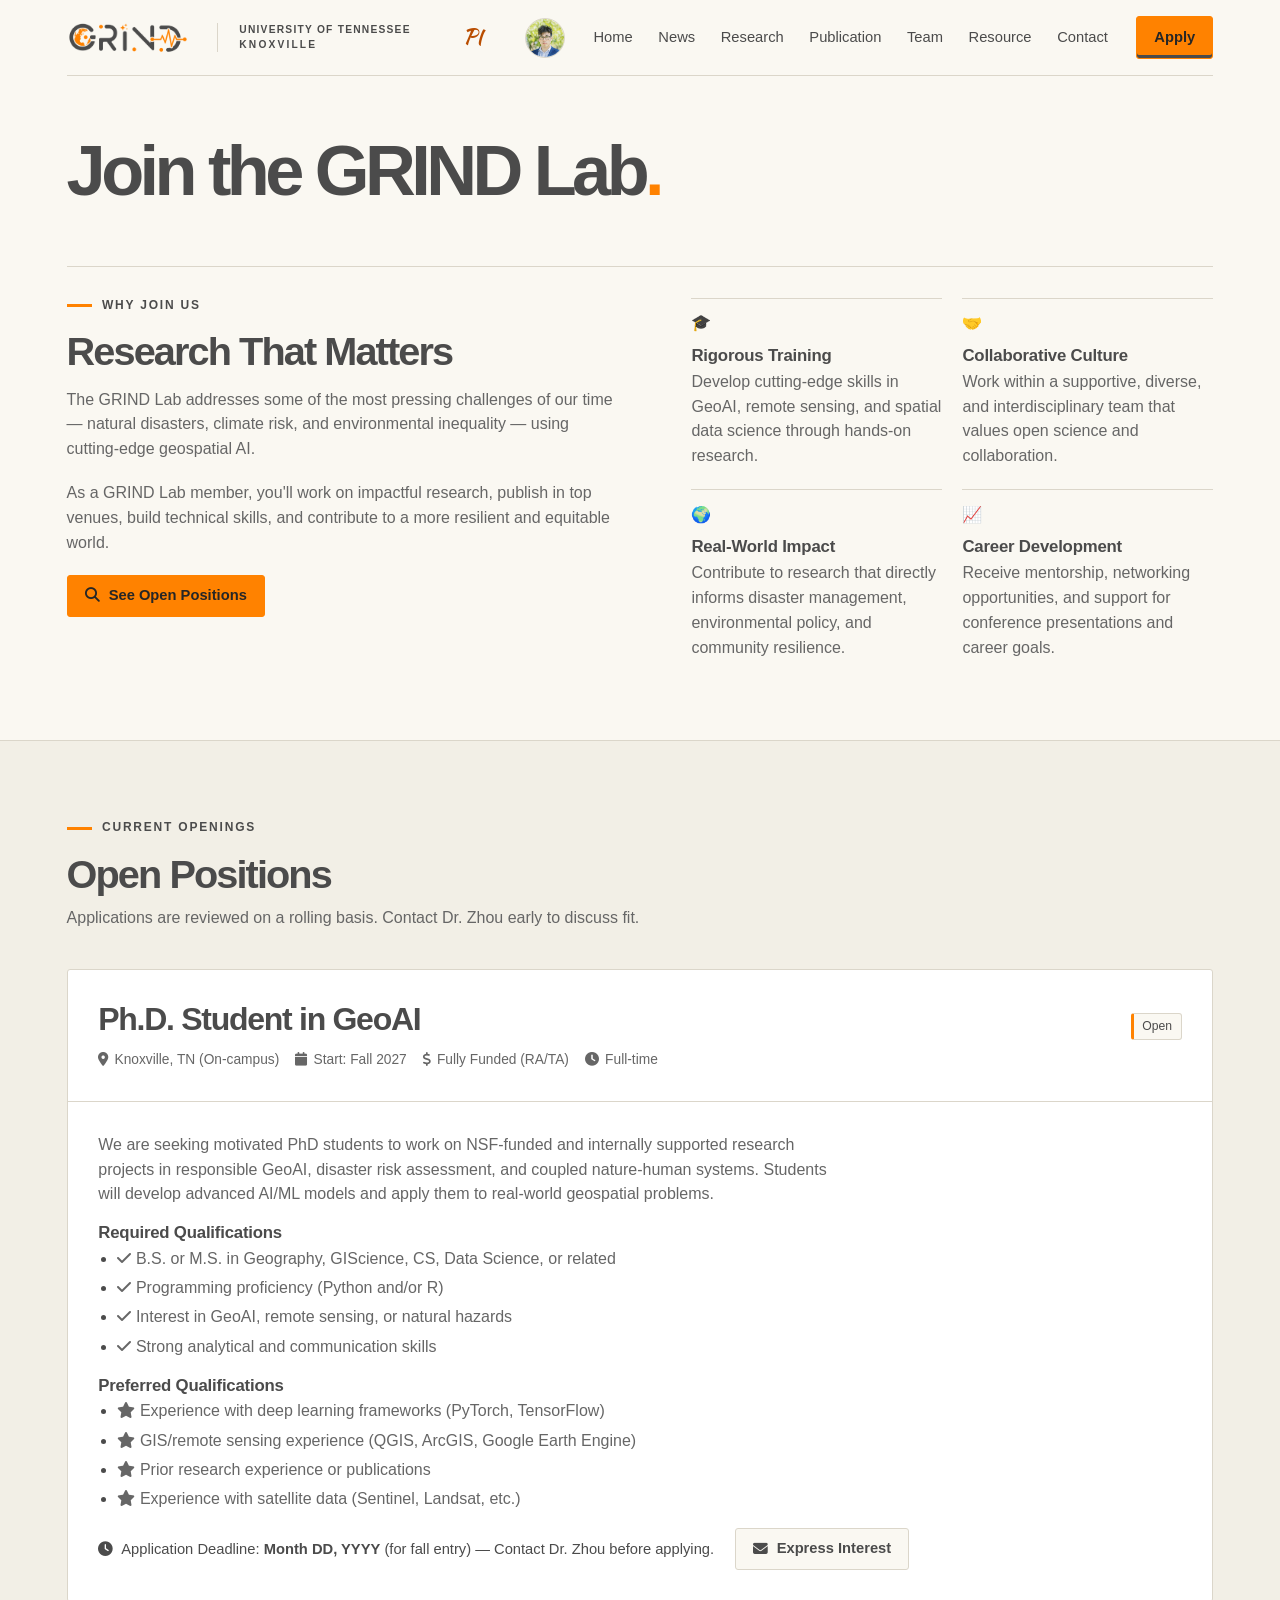
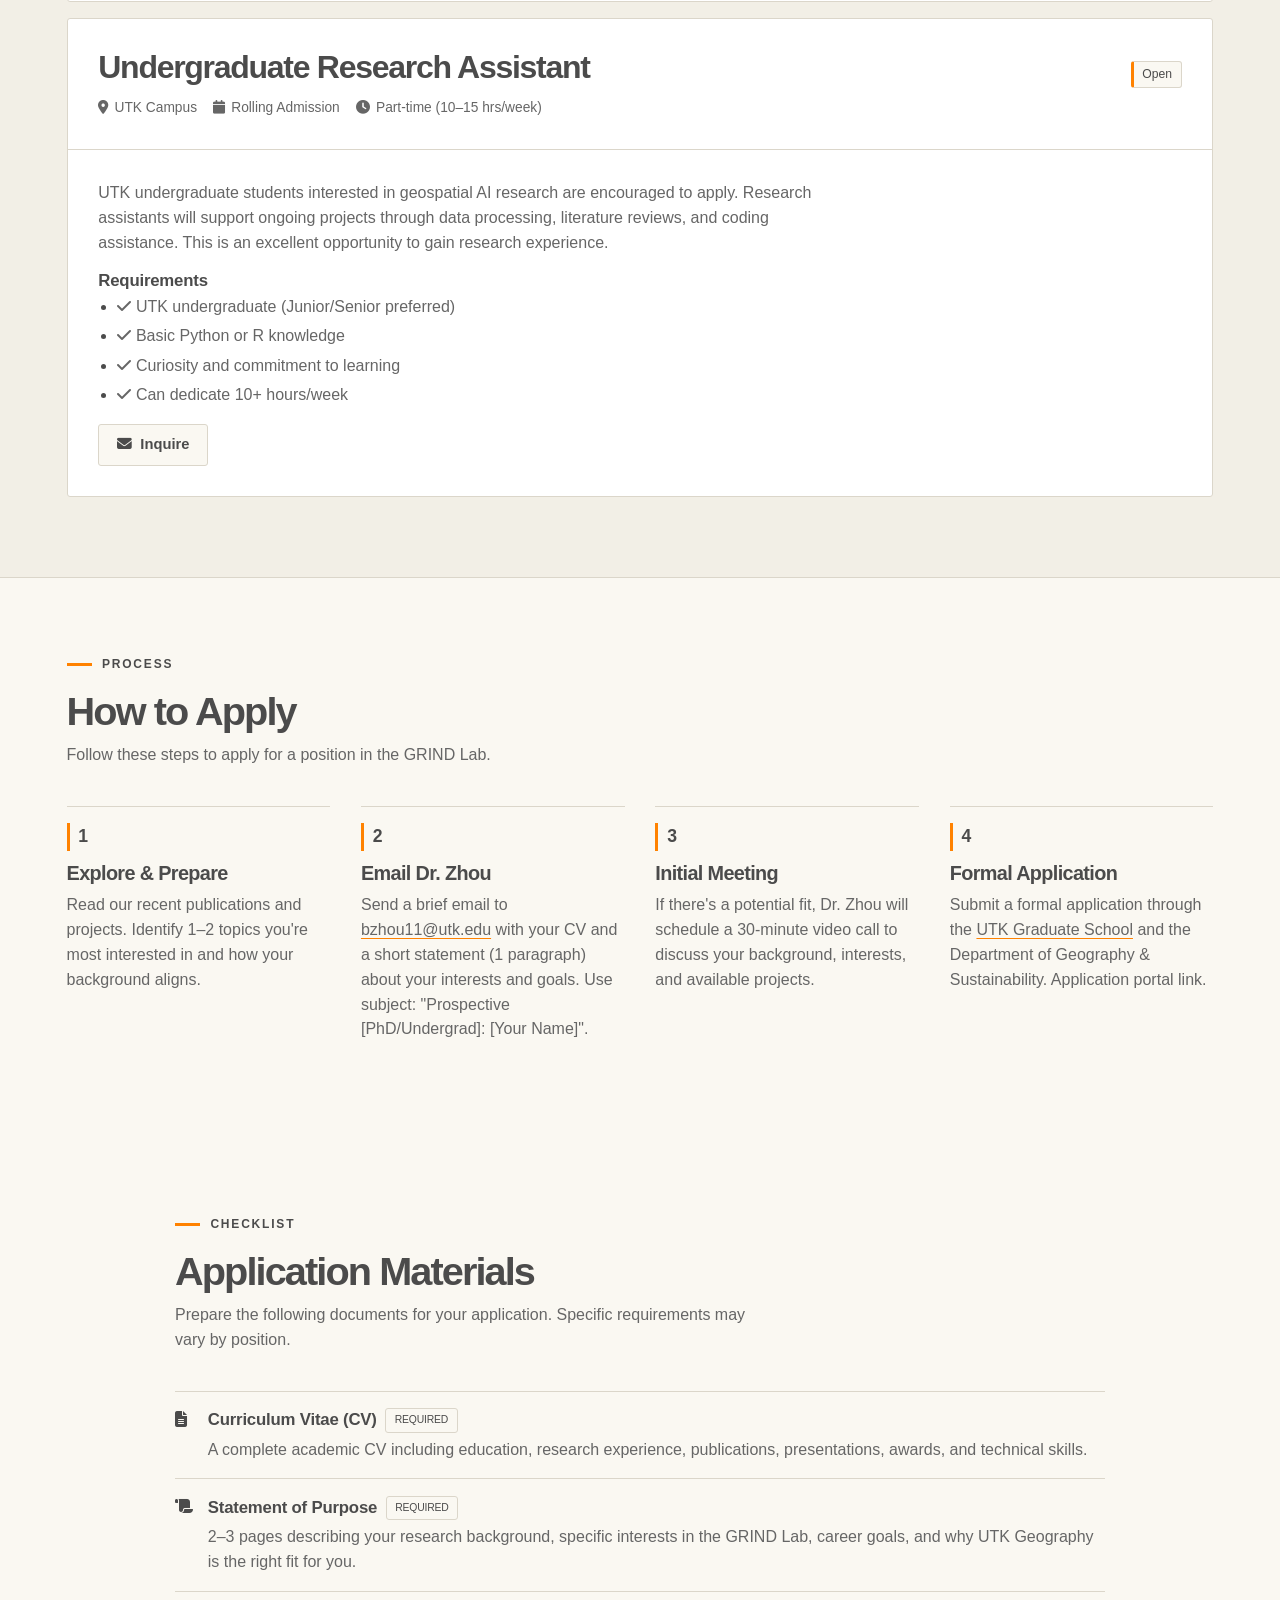
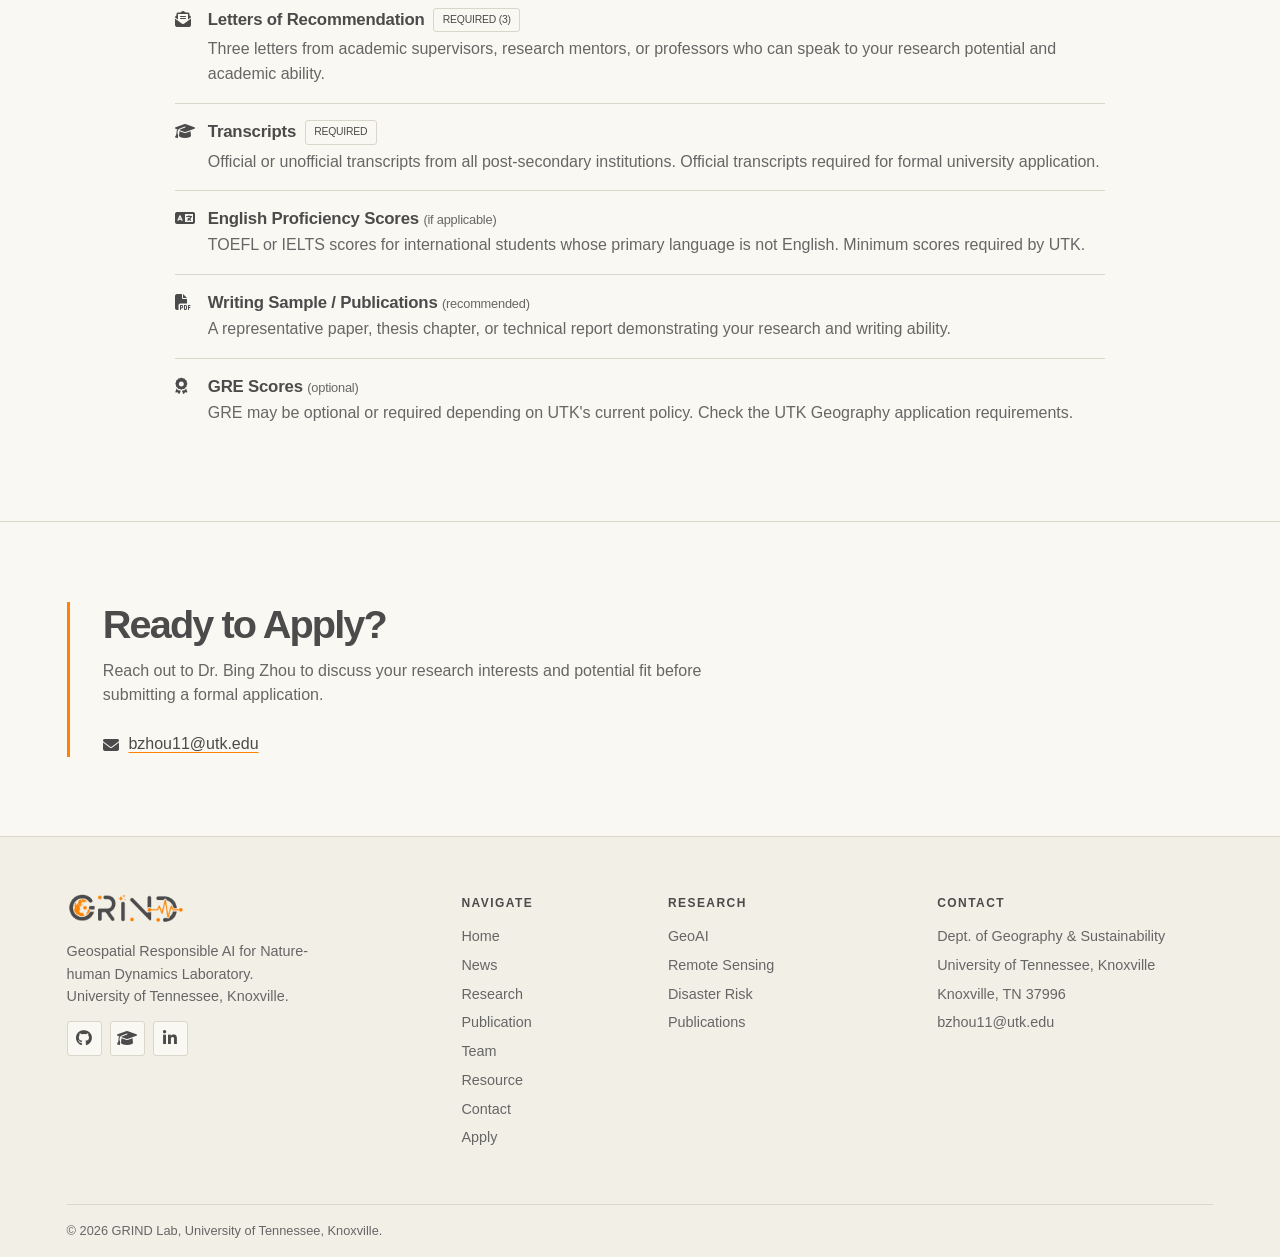
<file: apply.html>
<!DOCTYPE html>
<html lang="en">

<head>
  <meta charset="UTF-8">
  <meta name="viewport" content="width=device-width, initial-scale=1.0">
  <meta name="description"
    content="Apply to the GRIND Lab — PhD and undergraduate research opportunities at UTK.">
  <title>Apply — GRIND Lab</title>
  <meta name="theme-color" content="#faf8f2">
  <link rel="icon" type="image/png" href="assets/images/logo/grind-icon.png">
  <link rel="stylesheet" href="assets/fonts/fontawesome/icons.css">
  <link rel="stylesheet" href="assets/css/main.css">
  <link rel="stylesheet" href="assets/css/apply.css">
</head>

<body>
  <a class="skip-link" href="#main-content">Skip to content</a>
  <nav class="navbar" id="navbar" aria-label="Main navigation">
    <div class="nav-container">
      <a class="nav-brand" href="index.html" aria-label="GRIND Lab home">
        <img src="assets/images/logo/grind-tennessee.png" alt="GRIND Lab" width="640" height="173">
      </a>
      <div class="affiliation">University of Tennessee<span>Knoxville</span></div>
      <a class="pi-avatar" href="https://bzbarrett.github.io/" aria-label="Bing Zhou’s personal website" title="Principal Investigator · Bing Zhou’s personal website">
        <span class="pi-hint" aria-hidden="true">PI <span class="pi-arrow"></span></span>
        <span class="nav-portrait" aria-hidden="true">
          <span class="portrait-turn">
            <img class="portrait-face" src="assets/images/team/bing-zhou-avatar.jpg" alt="" width="40" height="40">
            <img class="portrait-face portrait-back" src="assets/images/team/bing-zhou-avatar-illustrated.webp" alt="" width="40" height="40">
          </span>
        </span>
      </a>
      <ul class="nav-menu" id="nav-menu">
        <li><a class="nav-link" href="index.html">Home</a></li>
        <li><a class="nav-link" href="news.html">News</a></li>
        <li><a class="nav-link" href="research.html">Research</a></li>
        <li><a class="nav-link" href="publications.html">Publication</a></li>
        <li><a class="nav-link" href="team.html">Team</a></li>
        <li><a class="nav-link" href="resources.html">Resource</a></li>
        <li><a class="nav-link" href="contact.html">Contact</a></li>
      </ul>
      <div class="nav-actions">
        <a class="btn-apply" href="apply.html" aria-current="page">Apply</a>
        <button class="hamburger" id="hamburger" type="button" aria-label="Toggle navigation" aria-expanded="false" aria-controls="nav-menu">
          <span></span><span></span><span></span>
        </button>
      </div>
    </div>
  </nav>

  <main id="main-content" tabindex="-1">
  <section class="page-hero">

    <div class="page-hero-content">

      <h1>Join the GRIND Lab</h1>

    </div>

  </section>

  <!-- ═══════════════════════════════════════
     WHY JOIN
═══════════════════════════════════════ -->
  <div class="apply-intro">
    <div class="apply-intro-text fade-up">
      <div class="section-tag">Why Join Us</div>
      <h2>Research That Matters</h2>
      <p>The GRIND Lab addresses some of the most pressing challenges of our time — natural disasters, climate risk, and
        environmental inequality — using cutting-edge geospatial AI.</p>
      <p>As a GRIND Lab member, you'll work on impactful research, publish in top venues, build technical skills, and
        contribute to a more resilient and equitable world.</p>
      <a href="#open-positions" class="btn btn-primary btn-lg">
        <i class="fas fa-search" aria-hidden="true"></i> See Open Positions
      </a>
    </div>

    <div class="apply-intro-values fade-up" data-delay="200">
      <div class="apply-value">
        <div class="apply-value-icon">🎓</div>
        <h4>Rigorous Training</h4>
        <p>Develop cutting-edge skills in GeoAI, remote sensing, and spatial data science through hands-on research.</p>
      </div>
      <div class="apply-value">
        <div class="apply-value-icon">🤝</div>
        <h4>Collaborative Culture</h4>
        <p>Work within a supportive, diverse, and interdisciplinary team that values open science and collaboration.</p>
      </div>
      <div class="apply-value">
        <div class="apply-value-icon">🌍</div>
        <h4>Real-World Impact</h4>
        <p>Contribute to research that directly informs disaster management, environmental policy, and community
          resilience.</p>
      </div>
      <div class="apply-value">
        <div class="apply-value-icon">📈</div>
        <h4>Career Development</h4>
        <p>Receive mentorship, networking opportunities, and support for conference presentations and career goals.</p>
      </div>
    </div>
  </div>

  <!-- ═══════════════════════════════════════
     OPEN POSITIONS
═══════════════════════════════════════ -->
  <section class="positions-section" id="open-positions">
    <div class="container">
      <div class="section-header fade-up">
        <div class="section-tag">Current Openings</div>
        <h2 class="section-title">Open Positions</h2>
        <p class="section-subtitle">Applications are reviewed on a rolling basis. Contact Dr. Zhou early to discuss fit.
        </p>
      </div>

      <!-- Position 1: PhD -->
      <div class="position-card fade-up">
        <div class="position-header">
          <div class="position-title-group">
            <div class="position-title"><strong>Ph.D. Student in GeoAI</strong></div>
            <div class="position-meta">
              <span><i class="fas fa-map-marker-alt" aria-hidden="true"></i> Knoxville, TN (On-campus)</span>
              <span><i class="fas fa-calendar" aria-hidden="true"></i> Start: Fall 2027</span>
              <span><i class="fas fa-dollar-sign" aria-hidden="true"></i> Fully Funded (RA/TA)</span>
              <span><i class="fas fa-clock" aria-hidden="true"></i> Full-time</span>
            </div>
          </div>
          <span class="position-status open">Open</span>
        </div>
        <div class="position-body">
          <p>We are seeking motivated PhD students to work on NSF-funded and internally supported research projects in
            responsible GeoAI, disaster risk assessment, and coupled nature-human systems. Students will develop
            advanced AI/ML models and apply them to real-world geospatial problems.</p>

          <div class="position-requirements">
            <h4>Required Qualifications</h4>
            <ul class="req-list">
              <li><i class="fas fa-check" aria-hidden="true"></i> B.S. or M.S. in Geography, GIScience, CS, Data Science, or related</li>
              <li><i class="fas fa-check" aria-hidden="true"></i> Programming proficiency (Python and/or R)</li>
              <li><i class="fas fa-check" aria-hidden="true"></i> Interest in GeoAI, remote sensing, or natural hazards</li>
              <li><i class="fas fa-check" aria-hidden="true"></i> Strong analytical and communication skills</li>
            </ul>

            <h4>Preferred Qualifications</h4>
            <ul class="req-list">
              <li><i class="fas fa-star" aria-hidden="true"></i> Experience with deep learning frameworks (PyTorch, TensorFlow)</li>
              <li><i class="fas fa-star" aria-hidden="true"></i> GIS/remote sensing experience (QGIS, ArcGIS, Google Earth Engine)</li>
              <li><i class="fas fa-star" aria-hidden="true"></i> Prior research experience or publications</li>
              <li><i class="fas fa-star" aria-hidden="true"></i> Experience with satellite data (Sentinel, Landsat, etc.)</li>
            </ul>
          </div>

          <div class="position-deadline">
            <i class="fas fa-clock" aria-hidden="true"></i>
            <span>Application Deadline: <strong>Month DD, YYYY</strong> (for fall entry) — Contact Dr. Zhou
              before applying.</span>
          </div>

          <a href="contact.html" class="btn btn-outline-white">
            <i class="fas fa-envelope" aria-hidden="true"></i> Express Interest
          </a>
        </div>
      </div>

      <!-- Position 2: Undergrad -->
      <div class="position-card fade-up">
        <div class="position-header">
          <div class="position-title-group">
            <div class="position-title">Undergraduate Research Assistant</div>
            <div class="position-meta">
              <span><i class="fas fa-map-marker-alt" aria-hidden="true"></i> UTK Campus</span>
              <span><i class="fas fa-calendar" aria-hidden="true"></i> Rolling Admission</span>
              <span><i class="fas fa-clock" aria-hidden="true"></i> Part-time (10–15 hrs/week)</span>
            </div>
          </div>
          <span class="position-status open">Open</span>
        </div>
        <div class="position-body">
          <p>UTK undergraduate students interested in geospatial AI research are encouraged to apply. Research
            assistants will support ongoing projects through data processing, literature reviews, and coding assistance.
            This is an excellent opportunity to gain research experience.</p>
          <div class="position-requirements">
            <h4>Requirements</h4>
            <ul class="req-list">
              <li><i class="fas fa-check" aria-hidden="true"></i> UTK undergraduate (Junior/Senior preferred)</li>
              <li><i class="fas fa-check" aria-hidden="true"></i> Basic Python or R knowledge</li>
              <li><i class="fas fa-check" aria-hidden="true"></i> Curiosity and commitment to learning</li>
              <li><i class="fas fa-check" aria-hidden="true"></i> Can dedicate 10+ hours/week</li>
            </ul>
          </div>
          <a href="contact.html" class="btn btn-outline-white"><i class="fas fa-envelope" aria-hidden="true"></i> Inquire</a>
        </div>
      </div>

    </div>
  </section>

  <!-- ═══════════════════════════════════════
     APPLICATION STEPS
═══════════════════════════════════════ -->
  <section class="apply-steps">
    <div class="container">
      <div class="section-header fade-up">
        <div class="section-tag">Process</div>
        <h2 class="section-title">How to Apply</h2>
        <p class="section-subtitle">Follow these steps to apply for a position in the GRIND Lab.</p>
      </div>

      <div class="steps-grid">
        <div class="step-card fade-up">
          <div class="step-num">1</div>
          <h3>Explore &amp; Prepare</h3>
          <p>Read our recent publications and projects. Identify 1–2 topics you're most interested in and how your
            background aligns.</p>
        </div>
        <div class="step-card fade-up" data-delay="100">
          <div class="step-num">2</div>
          <h3>Email Dr. Zhou</h3>
          <p>Send a brief email to <a href="mailto:bzhou11@utk.edu">bzhou11@utk.edu</a> with
            your CV and a short statement (1 paragraph) about your interests and goals. Use subject: "Prospective
            [PhD/Undergrad]: [Your Name]".</p>
        </div>
        <div class="step-card fade-up" data-delay="200">
          <div class="step-num">3</div>
          <h3>Initial Meeting</h3>
          <p>If there's a potential fit, Dr. Zhou will schedule a 30-minute video call to discuss your background,
            interests, and available projects.</p>
        </div>
        <div class="step-card fade-up" data-delay="300">
          <div class="step-num">4</div>
          <h3>Formal Application</h3>
          <p>Submit a formal application through the <a href="https://gradschool.utk.edu/" target="_blank"
              rel="noopener">UTK Graduate School</a> and the Department of Geography &amp;
            Sustainability. Application portal link.</p>
        </div>
      </div>
    </div>
  </section>

  <!-- ═══════════════════════════════════════
     APPLICATION MATERIALS
═══════════════════════════════════════ -->
  <section class="section">
    <div class="materials-section">
      <div class="section-header fade-up">
        <div class="section-tag">Checklist</div>
        <h2 class="section-title">Application Materials</h2>
        <p class="section-subtitle">Prepare the following documents for your
          application. Specific requirements may vary by position.</p>
      </div>

      <div class="fade-up">
        <div class="material-item">
          <div class="material-icon"><i class="fas fa-file-alt" aria-hidden="true"></i></div>
          <div class="material-text">
            <h4>Curriculum Vitae (CV) <span class="required-mark">REQUIRED</span></h4>
            <p>A complete academic CV including education, research experience, publications, presentations, awards, and
              technical skills.</p>
          </div>
        </div>

        <div class="material-item">
          <div class="material-icon"><i class="fas fa-scroll" aria-hidden="true"></i></div>
          <div class="material-text">
            <h4>Statement of Purpose <span class="required-mark">REQUIRED</span></h4>
            <p>2–3 pages describing your research background, specific interests in the GRIND Lab, career goals, and why
              UTK Geography is the right fit for you.</p>
          </div>
        </div>

        <div class="material-item">
          <div class="material-icon"><i class="fas fa-envelope-open-text" aria-hidden="true"></i></div>
          <div class="material-text">
            <h4>Letters of Recommendation <span class="required-mark">REQUIRED (3)</span></h4>
            <p>Three letters from academic supervisors, research mentors, or professors who can speak to your research
              potential and academic ability.</p>
          </div>
        </div>

        <div class="material-item">
          <div class="material-icon"><i class="fas fa-graduation-cap" aria-hidden="true"></i></div>
          <div class="material-text">
            <h4>Transcripts <span class="required-mark">REQUIRED</span></h4>
            <p>Official or unofficial transcripts from all post-secondary institutions. Official transcripts required
              for formal university application.</p>
          </div>
        </div>

        <div class="material-item">
          <div class="material-icon"><i class="fas fa-language" aria-hidden="true"></i></div>
          <div class="material-text">
            <h4>English Proficiency Scores <span>(if
                applicable)</span></h4>
            <p>TOEFL or IELTS scores for international students whose primary language is not English. 
              Minimum scores required by UTK.</p>
          </div>
        </div>

        <div class="material-item">
          <div class="material-icon"><i class="fas fa-file-pdf" aria-hidden="true"></i></div>
          <div class="material-text">
            <h4>Writing Sample / Publications <span>(recommended)</span></h4>
            <p>A representative paper, thesis chapter, or technical report demonstrating your research and writing
              ability.</p>
          </div>
        </div>

        <div class="material-item">
          <div class="material-icon"><i class="fas fa-award" aria-hidden="true"></i></div>
          <div class="material-text">
            <h4>GRE Scores <span>(optional)</span></h4>
            <p>GRE may be optional or required depending on UTK's current policy. Check the UTK Geography
              application requirements.</p>
          </div>
        </div>
      </div>
    </div>
  </section>

  <!-- CTA -->
  <section class="cta-section">
    <div class="cta-inner fade-up">
      <h2>Ready to Apply?</h2>
      <p>Reach out to Dr. Bing Zhou to discuss your research interests and potential fit before submitting a formal
        application.</p>
      <div class="cta-email-static">
        <i class="fas fa-envelope" aria-hidden="true"></i>
        <a href="mailto:bzhou11@utk.edu">bzhou11@utk.edu</a>
      </div>
    </div>
  </section>
  </main>

  <footer class="footer">
    <div class="footer-inner">
      <div class="footer-brand-col">
        <img src="assets/images/logo/grind-tennessee.png" alt="GRIND Lab" width="640" height="173">
        <p>Geospatial Responsible AI for Nature-human Dynamics Laboratory.<br>University of Tennessee, Knoxville.</p>
        <div class="footer-social">
          <a href="https://github.com/bzbarrett" target="_blank" rel="noopener noreferrer" aria-label="GitHub"><i class="fab fa-github" aria-hidden="true"></i></a>
          <a href="https://scholar.google.com/citations?user=ehw9A-EAAAAJ" target="_blank" rel="noopener noreferrer" aria-label="Google Scholar"><i class="fas fa-graduation-cap" aria-hidden="true"></i></a>
          <a href="https://www.linkedin.com/in/bing-zhou-a90b98239/" target="_blank" rel="noopener noreferrer" aria-label="LinkedIn"><i class="fab fa-linkedin-in" aria-hidden="true"></i></a>
        </div>
      </div>
      <div class="footer-col">
        <h4>Navigate</h4>
        <ul>
          <li><a href="index.html">Home</a></li>
          <li><a href="news.html">News</a></li>
          <li><a href="research.html">Research</a></li>
            <li><a href="publications.html">Publication</a></li>
          <li><a href="team.html">Team</a></li>
          <li><a href="resources.html">Resource</a></li>
          <li><a href="contact.html">Contact</a></li>
          <li><a href="apply.html">Apply</a></li>
        </ul>
      </div>
      <div class="footer-col">
        <h4>Research</h4>
        <ul>
          <li><a href="research.html">GeoAI</a></li>
          <li><a href="research.html">Remote Sensing</a></li>
          <li><a href="research.html">Disaster Risk</a></li>
          <li><a href="publications.html">Publications</a></li>
        </ul>
      </div>
      <div class="footer-col">
        <h4>Contact</h4>
        <ul>
          <li>Dept. of Geography &amp; Sustainability</li>
          <li>University of Tennessee, Knoxville</li>
          <li>Knoxville, TN 37996</li>
          <li><a href="mailto:bzhou11@utk.edu">bzhou11@utk.edu</a></li>
        </ul>
      </div>
    </div>
    <div class="footer-bottom container">
      <span>&copy; 2026 GRIND Lab, University of Tennessee, Knoxville.</span>
    </div>
  </footer>

  <button type="button" class="scroll-top" aria-label="Scroll to top" hidden><i class="fas fa-arrow-up" aria-hidden="true"></i></button>
  <script src="assets/js/main.js" defer></script>
</body>
</html>
</file>
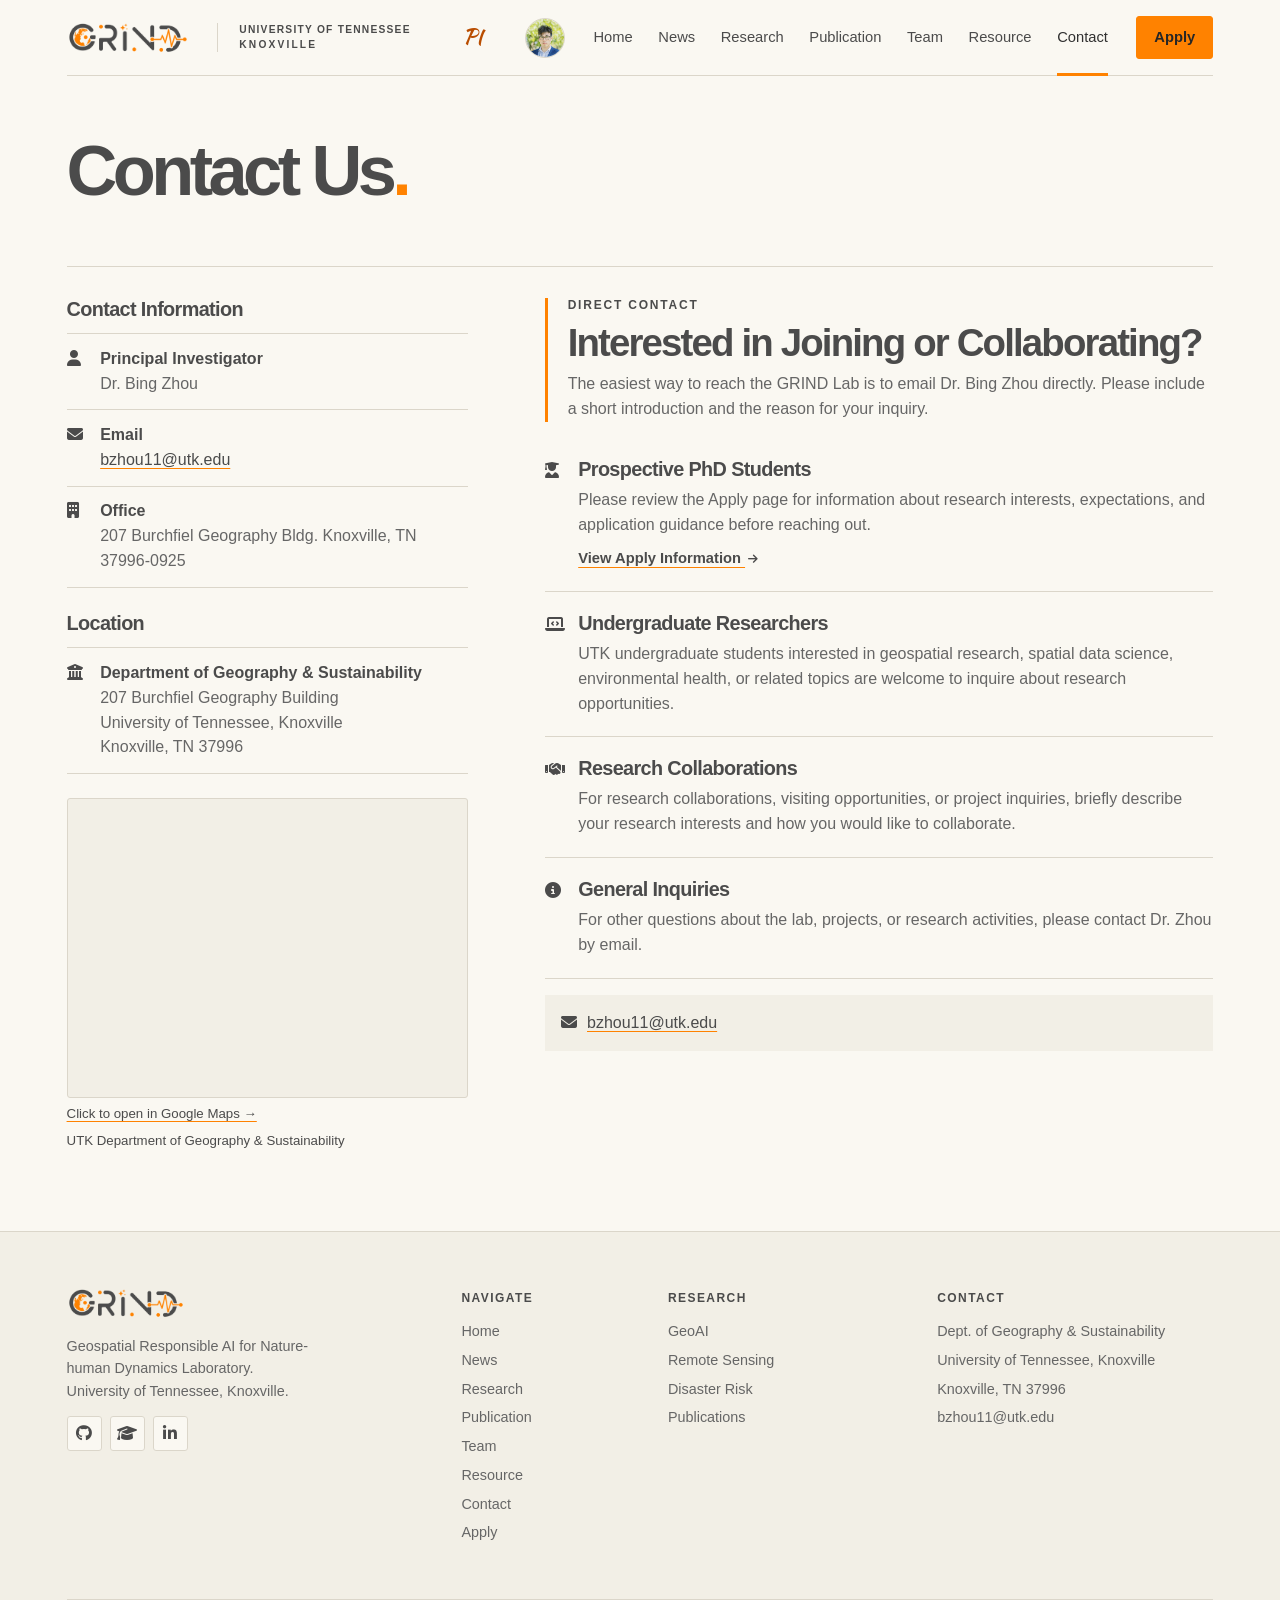
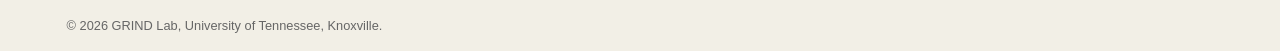
<file: contact.html>
<!DOCTYPE html>
<html lang="en">

<head>
  <meta charset="UTF-8">
  <meta name="viewport" content="width=device-width, initial-scale=1.0">
  <meta name="description" content="Contact the GRIND Lab — Reach Dr. Bing Zhou and the team at UTK Geography.">
  <title>Contact — GRIND Lab</title>
  <meta name="theme-color" content="#faf8f2">
  <link rel="icon" type="image/png" href="assets/images/logo/grind-icon.png">
  <link rel="stylesheet" href="assets/fonts/fontawesome/icons.css">
  <link rel="stylesheet" href="assets/css/main.css">
  <link rel="stylesheet" href="assets/css/contact.css">
</head>

<body>
  <a class="skip-link" href="#main-content">Skip to content</a>
  <nav class="navbar" id="navbar" aria-label="Main navigation">
    <div class="nav-container">
      <a class="nav-brand" href="index.html" aria-label="GRIND Lab home">
        <img src="assets/images/logo/grind-tennessee.png" alt="GRIND Lab" width="640" height="173">
      </a>
      <div class="affiliation">University of Tennessee<span>Knoxville</span></div>
      <a class="pi-avatar" href="https://bzbarrett.github.io/" aria-label="Bing Zhou’s personal website" title="Principal Investigator · Bing Zhou’s personal website">
        <span class="pi-hint" aria-hidden="true">PI <span class="pi-arrow"></span></span>
        <span class="nav-portrait" aria-hidden="true">
          <span class="portrait-turn">
            <img class="portrait-face" src="assets/images/team/bing-zhou-avatar.jpg" alt="" width="40" height="40">
            <img class="portrait-face portrait-back" src="assets/images/team/bing-zhou-avatar-illustrated.webp" alt="" width="40" height="40">
          </span>
        </span>
      </a>
      <ul class="nav-menu" id="nav-menu">
        <li><a class="nav-link" href="index.html">Home</a></li>
        <li><a class="nav-link" href="news.html">News</a></li>
        <li><a class="nav-link" href="research.html">Research</a></li>
        <li><a class="nav-link" href="publications.html">Publication</a></li>
        <li><a class="nav-link" href="team.html">Team</a></li>
        <li><a class="nav-link" href="resources.html">Resource</a></li>
        <li><a class="nav-link" href="contact.html" aria-current="page">Contact</a></li>
      </ul>
      <div class="nav-actions">
        <a class="btn-apply" href="apply.html">Apply</a>
        <button class="hamburger" id="hamburger" type="button" aria-label="Toggle navigation" aria-expanded="false" aria-controls="nav-menu">
          <span></span><span></span><span></span>
        </button>
      </div>
    </div>
  </nav>

  <main id="main-content" tabindex="-1">
  <section class="page-hero">

    <div class="page-hero-content">

      <h1>Contact Us</h1>

    </div>

  </section>

  <!-- ═══════════════════════════════════════
     CONTACT LAYOUT
═══════════════════════════════════════ -->
  <div class="contact-layout">

    <!-- ── Left: Info ── -->
    <div class="contact-info fade-up">

      <div class="contact-info-block">
        <h3>Contact Information</h3>
        <div class="contact-detail">
          <div class="contact-detail-icon"><i class="fas fa-user" aria-hidden="true"></i></div>
          <div class="contact-detail-text">
            <strong>Principal Investigator</strong>
            <span>Dr. Bing Zhou</span>
          </div>
        </div>
        <div class="contact-detail">
          <div class="contact-detail-icon"><i class="fas fa-envelope" aria-hidden="true"></i></div>
          <div class="contact-detail-text">
            <strong>Email</strong>
            <a href="mailto:bzhou11@utk.edu">bzhou11@utk.edu</a>
          </div>
        </div>
        <div class="contact-detail">
          <div class="contact-detail-icon"><i class="fas fa-building" aria-hidden="true"></i></div>
          <div class="contact-detail-text">
            <strong>Office</strong>
            <span>207 Burchfiel Geography Bldg. Knoxville, TN 37996-0925</span>
          </div>
        </div>
      </div>

      <div class="contact-info-block">
        <h3>Location</h3>
        <div class="contact-detail">
          <div class="contact-detail-icon"><i class="fas fa-university" aria-hidden="true"></i></div>
          <div class="contact-detail-text">
            <strong>Department of Geography &amp; Sustainability</strong>
            <span>207 Burchfiel Geography Building<br>
              University of Tennessee, Knoxville<br>
              Knoxville, TN 37996</span>
          </div>
        </div>
      </div>

      <!-- Interactive Map -->
      <div class="map-embed">
        <iframe title="Map of the Burchfiel Geography Building"
          src="https://maps.google.com/maps?q=207+Burchfiel+Geography+Bldg+Knoxville+TN+37996&t=&z=17&ie=UTF8&iwloc=&output=embed"
          width="100%" height="100%" allowfullscreen="" loading="lazy"
          referrerpolicy="no-referrer-when-downgrade">
        </iframe>
      </div>
      <a href="https://maps.google.com/?q=207+Burchfiel+Geography+Bldg+Knoxville+TN+37996" target="_blank">
        Click to open in Google Maps →
      </a>
      <span>UTK
        Department of Geography &amp; Sustainability</span>

    </div>

    <!-- ── Right: Direct Contact ── -->
    <div class="contact-direct-wrap fade-up" data-delay="200">

      <div class="direct-contact-header">
        <div class="direct-contact-icon">
          <i class="fas fa-envelope-open-text" aria-hidden="true"></i>
        </div>
        <div>
          <div class="section-tag">Direct Contact</div>
          <h2>Interested in Joining or Collaborating?</h2>
          <p>
            The easiest way to reach the GRIND Lab is to email Dr. Bing Zhou directly.
            Please include a short introduction and the reason for your inquiry.
          </p>
        </div>
      </div>

      <div class="direct-contact-list">

        <div class="direct-contact-item">
          <div class="direct-contact-item-icon">
            <i class="fas fa-user-graduate" aria-hidden="true"></i>
          </div>
          <div>
            <h3>Prospective PhD Students</h3>
            <p>
              Please review the Apply page for information about research interests,
              expectations, and application guidance before reaching out.
            </p>
            <a href="apply.html" class="direct-text-link">
              View Apply Information <i class="fas fa-arrow-right" aria-hidden="true"></i>
            </a>
          </div>
        </div>

        <div class="direct-contact-item">
          <div class="direct-contact-item-icon">
            <i class="fas fa-laptop-code" aria-hidden="true"></i>
          </div>
          <div>
            <h3>Undergraduate Researchers</h3>
            <p>
              UTK undergraduate students interested in geospatial research, spatial data science,
              environmental health, or related topics are welcome to inquire about research opportunities.
            </p>
          </div>
        </div>


        <div class="direct-contact-item">
          <div class="direct-contact-item-icon">
            <i class="fas fa-handshake" aria-hidden="true"></i>
          </div>
          <div>
            <h3>Research Collaborations</h3>
            <p>
              For research collaborations, visiting opportunities, or project inquiries,
              briefly describe your research interests and how you would like to collaborate.
            </p>
          </div>
        </div>

        <div class="direct-contact-item">
          <div class="direct-contact-item-icon">
            <i class="fas fa-circle-info" aria-hidden="true"></i>
          </div>
          <div>
            <h3>General Inquiries</h3>
            <p>
              For other questions about the lab, projects, or research activities,
              please contact Dr. Zhou by email.
            </p>
          </div>
        </div>

      </div>

      <div class="direct-email-display">
        <i class="fas fa-envelope" aria-hidden="true"></i>
        <a href="mailto:bzhou11@utk.edu">bzhou11@utk.edu</a>
      </div>

    </div>

  </div>
  </main>

  <footer class="footer">
    <div class="footer-inner">
      <div class="footer-brand-col">
        <img src="assets/images/logo/grind-tennessee.png" alt="GRIND Lab" width="640" height="173">
        <p>Geospatial Responsible AI for Nature-human Dynamics Laboratory.<br>University of Tennessee, Knoxville.</p>
        <div class="footer-social">
          <a href="https://github.com/bzbarrett" target="_blank" rel="noopener noreferrer" aria-label="GitHub"><i class="fab fa-github" aria-hidden="true"></i></a>
          <a href="https://scholar.google.com/citations?user=ehw9A-EAAAAJ" target="_blank" rel="noopener noreferrer" aria-label="Google Scholar"><i class="fas fa-graduation-cap" aria-hidden="true"></i></a>
          <a href="https://www.linkedin.com/in/bing-zhou-a90b98239/" target="_blank" rel="noopener noreferrer" aria-label="LinkedIn"><i class="fab fa-linkedin-in" aria-hidden="true"></i></a>
        </div>
      </div>
      <div class="footer-col">
        <h4>Navigate</h4>
        <ul>
          <li><a href="index.html">Home</a></li>
          <li><a href="news.html">News</a></li>
          <li><a href="research.html">Research</a></li>
            <li><a href="publications.html">Publication</a></li>
          <li><a href="team.html">Team</a></li>
          <li><a href="resources.html">Resource</a></li>
          <li><a href="contact.html">Contact</a></li>
          <li><a href="apply.html">Apply</a></li>
        </ul>
      </div>
      <div class="footer-col">
        <h4>Research</h4>
        <ul>
          <li><a href="research.html">GeoAI</a></li>
          <li><a href="research.html">Remote Sensing</a></li>
          <li><a href="research.html">Disaster Risk</a></li>
          <li><a href="publications.html">Publications</a></li>
        </ul>
      </div>
      <div class="footer-col">
        <h4>Contact</h4>
        <ul>
          <li>Dept. of Geography &amp; Sustainability</li>
          <li>University of Tennessee, Knoxville</li>
          <li>Knoxville, TN 37996</li>
          <li><a href="mailto:bzhou11@utk.edu">bzhou11@utk.edu</a></li>
        </ul>
      </div>
    </div>
    <div class="footer-bottom container">
      <span>&copy; 2026 GRIND Lab, University of Tennessee, Knoxville.</span>
    </div>
  </footer>

  <button type="button" class="scroll-top" aria-label="Scroll to top" hidden><i class="fas fa-arrow-up" aria-hidden="true"></i></button>
  <script src="assets/js/main.js" defer></script>
</body>
</html>
</file>
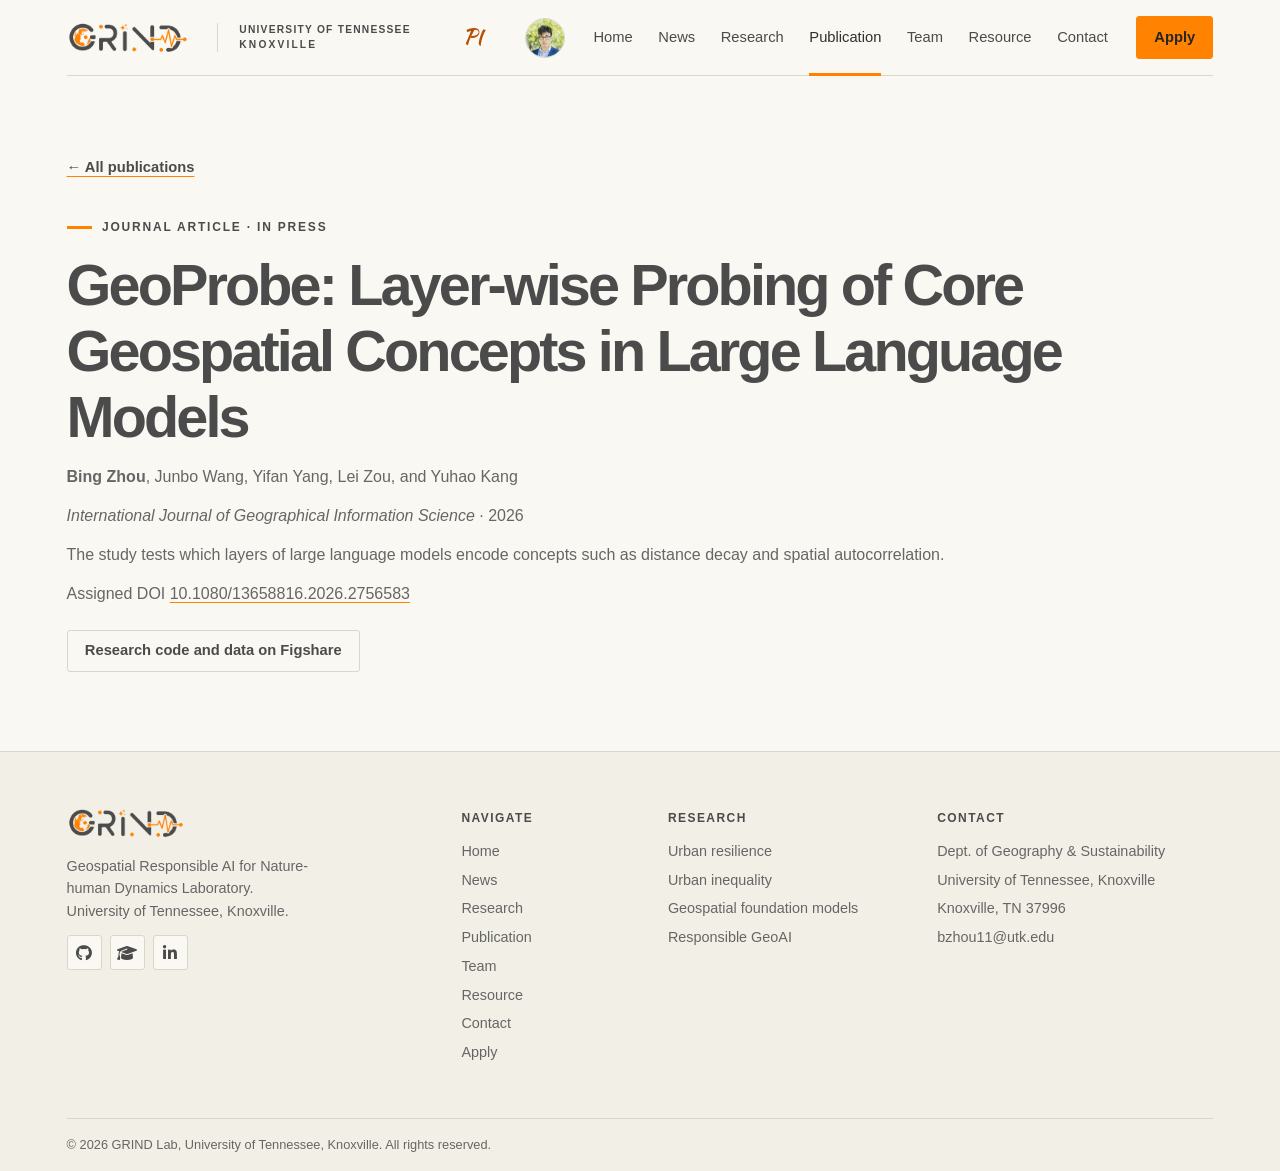
<file: geoprobe.html>
<!DOCTYPE html>
<html lang="en">
<head>
  <meta charset="UTF-8">
  <meta name="viewport" content="width=device-width, initial-scale=1.0">
  <meta name="description" content="Publication record for GeoProbe, a study of how large language models represent core geospatial concepts.">
  <title>GeoProbe — GRIND Lab</title>
  <meta name="theme-color" content="#faf8f2">
  <link rel="icon" type="image/png" href="assets/images/logo/grind-icon.png">
  <link rel="stylesheet" href="assets/fonts/fontawesome/icons.css">
  <link rel="stylesheet" href="assets/css/main.css">
  <link rel="stylesheet" href="assets/css/publications.css">
</head>
<body>
  <a class="skip-link" href="#main-content">Skip to content</a>
  <nav class="navbar" id="navbar" aria-label="Main navigation">
    <div class="nav-container">
      <a class="nav-brand" href="index.html" aria-label="GRIND Lab home">
        <img src="assets/images/logo/grind-tennessee.png" alt="GRIND Lab" width="640" height="173">
      </a>
      <div class="affiliation">University of Tennessee<span>Knoxville</span></div>
      <a class="pi-avatar" href="https://bzbarrett.github.io/" aria-label="Bing Zhou’s personal website" title="Principal Investigator · Bing Zhou’s personal website">
        <span class="pi-hint" aria-hidden="true">PI <span class="pi-arrow"></span></span>
        <span class="nav-portrait" aria-hidden="true">
          <span class="portrait-turn">
            <img class="portrait-face" src="assets/images/team/bing-zhou-avatar.jpg" alt="" width="40" height="40">
            <img class="portrait-face portrait-back" src="assets/images/team/bing-zhou-avatar-illustrated.webp" alt="" width="40" height="40">
          </span>
        </span>
      </a>
      <ul class="nav-menu" id="nav-menu">
        <li><a class="nav-link" href="index.html">Home</a></li>
        <li><a class="nav-link" href="news.html">News</a></li>
        <li><a class="nav-link" href="research.html">Research</a></li>
        <li><a class="nav-link" href="publications.html" aria-current="page">Publication</a></li>
        <li><a class="nav-link" href="team.html">Team</a></li>
        <li><a class="nav-link" href="resources.html">Resource</a></li>
        <li><a class="nav-link" href="contact.html">Contact</a></li>
      </ul>
      <div class="nav-actions">
        <a class="btn-apply" href="apply.html">Apply</a>
        <button class="hamburger" id="hamburger" type="button" aria-label="Toggle navigation" aria-expanded="false" aria-controls="nav-menu">
          <span></span><span></span><span></span>
        </button>
      </div>
    </div>
  </nav>

  <main id="main-content" class="container pub-detail" tabindex="-1">
    <a class="read-more" href="publications.html">← All publications</a>
    <div class="section-tag">Journal article · In press</div>
    <h1>GeoProbe: Layer-wise Probing of Core Geospatial Concepts in Large Language Models</h1>
    <p><strong>Bing Zhou</strong>, Junbo Wang, Yifan Yang, Lei Zou, and Yuhao Kang</p>
    <p><cite>International Journal of Geographical Information Science</cite> · 2026</p>
    <p>The study tests which layers of large language models encode concepts such as distance decay and spatial autocorrelation.</p>
    <p>Assigned DOI <a href="https://doi.org/10.1080/13658816.2026.2756583">10.1080/13658816.2026.2756583</a></p>
    <a class="btn btn-outline" href="https://doi.org/10.6084/m9.figshare.33040790">Research code and data on Figshare</a>
  </main>

  <footer class="footer">
    <div class="footer-inner">
      <!-- Brand -->
      <div class="footer-brand-col">
        <img src="assets/images/logo/grind-tennessee.png" alt="GRIND Lab" width="640" height="173">
        <p>Geospatial Responsible AI for Nature-human Dynamics Laboratory.<br>University of Tennessee, Knoxville.</p>
        <div class="footer-social">
          <a href="https://github.com/bzbarrett" target="_blank" rel="noopener noreferrer" aria-label="GitHub"><i class="fab fa-github" aria-hidden="true"></i></a>
          <a href="https://scholar.google.com/citations?user=ehw9A-EAAAAJ" target="_blank" rel="noopener noreferrer" aria-label="Google Scholar"><i class="fas fa-graduation-cap" aria-hidden="true"></i></a>
          <a href="https://www.linkedin.com/in/bing-zhou-a90b98239/" target="_blank" rel="noopener noreferrer" aria-label="LinkedIn"><i class="fab fa-linkedin-in" aria-hidden="true"></i></a>
        </div>
      </div>

      <!-- Nav Links -->
      <div class="footer-col">
        <h4>Navigate</h4>
        <ul>
          <li><a href="index.html">Home</a></li>
          <li><a href="news.html">News</a></li>
          <li><a href="research.html">Research</a></li>
          <li><a href="publications.html">Publication</a></li>
          <li><a href="team.html">Team</a></li>
          <li><a href="resources.html">Resource</a></li>
          <li><a href="contact.html">Contact</a></li>
          <li><a href="apply.html">Apply</a></li>
        </ul>
      </div>

      <!-- Research Links -->
      <div class="footer-col">
        <h4>Research</h4>
        <ul>
          <li><a href="research.html#disaster-resilience">Urban resilience</a></li>
          <li><a href="research.html#environmental-justice">Urban inequality</a></li>
          <li><a href="research.html#spatial-data-science">Geospatial foundation models</a></li>
          <li><a href="research.html#responsible-geoai">Responsible GeoAI</a></li>
        </ul>
      </div>

      <!-- Contact -->
      <div class="footer-col">
        <h4>Contact</h4>
        <ul>
          <li>Dept. of Geography &amp; Sustainability</li>
          <li>University of Tennessee, Knoxville</li>
          <li>Knoxville, TN 37996</li>
          <li><a href="mailto:bzhou11@utk.edu">bzhou11@utk.edu</a></li>
        </ul>
      </div>
    </div>

    <div class="footer-bottom container">
      <span>&copy; 2026 GRIND Lab, University of Tennessee, Knoxville. All rights reserved.</span>
    </div>
  </footer>

  <button type="button" class="scroll-top" aria-label="Scroll to top" hidden><i class="fas fa-arrow-up" aria-hidden="true"></i></button>
  <script src="assets/js/main.js" defer></script>
</body>
</html>
</file>
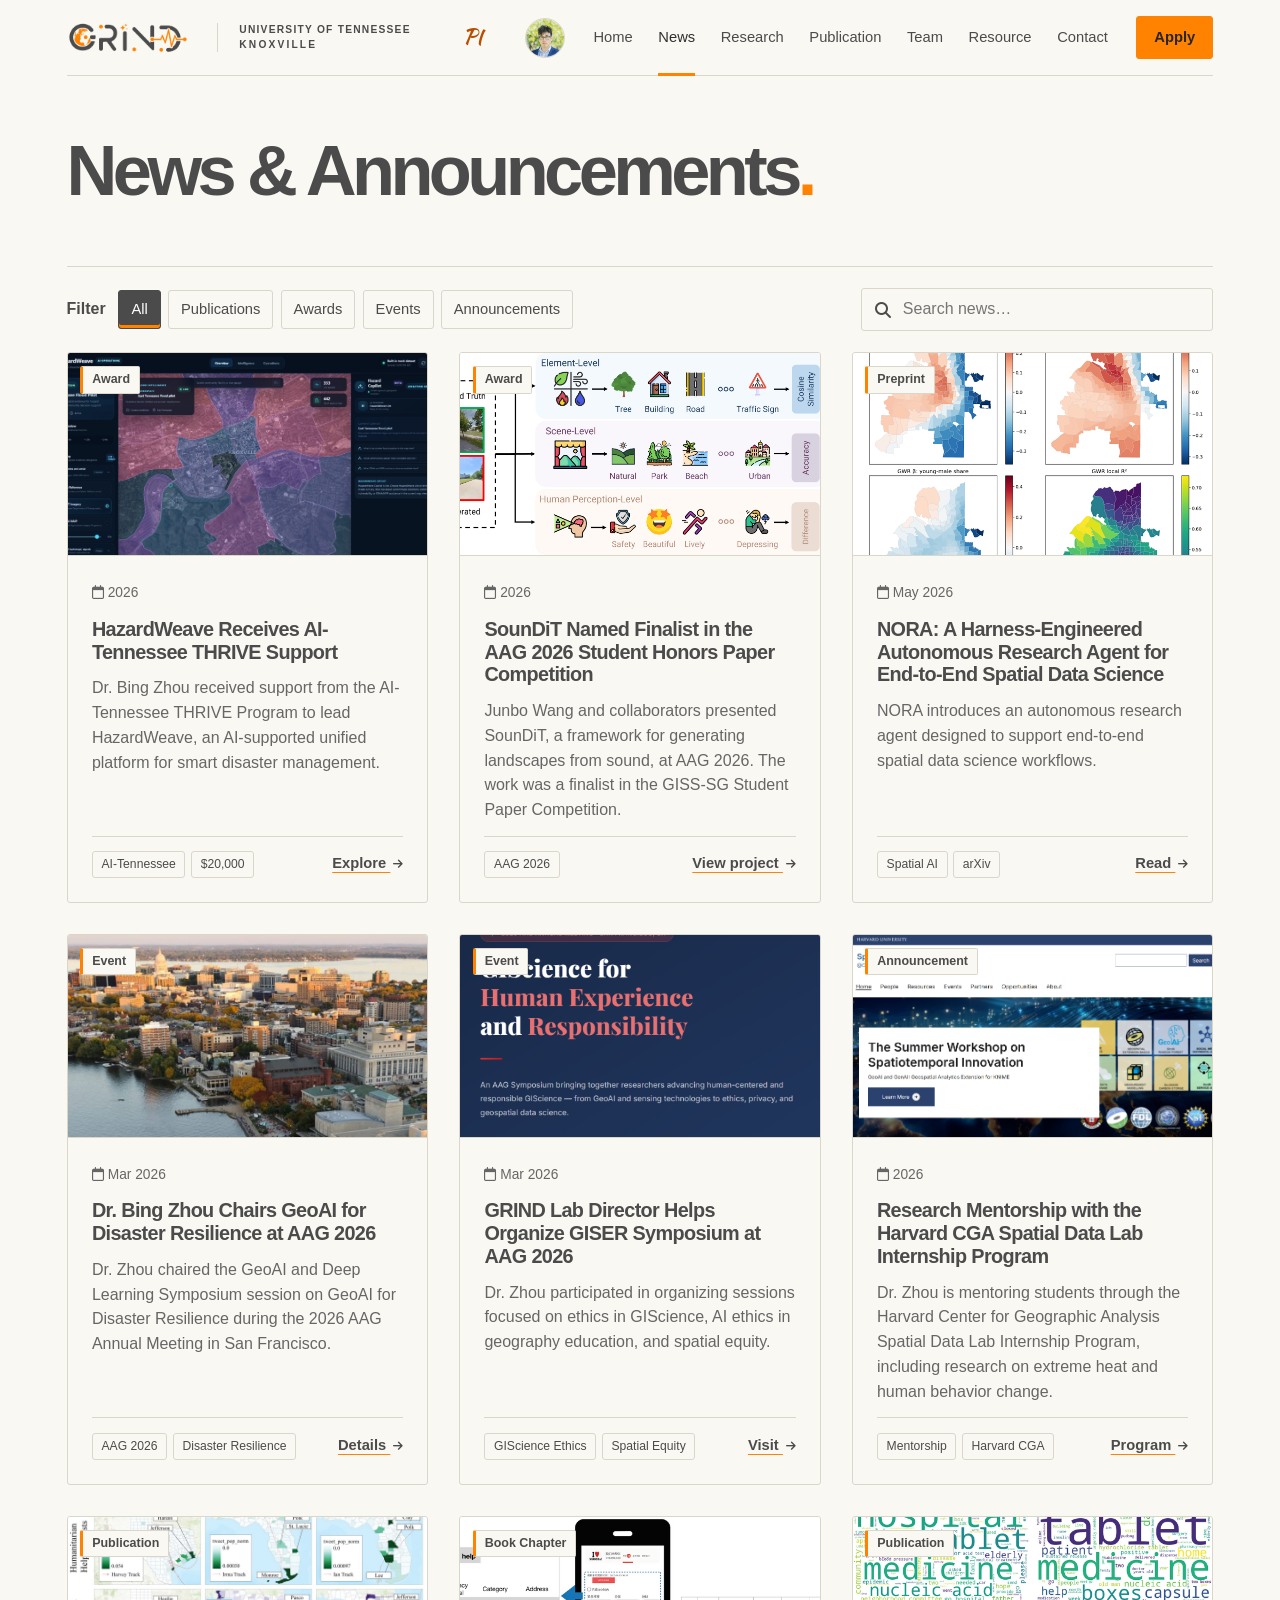
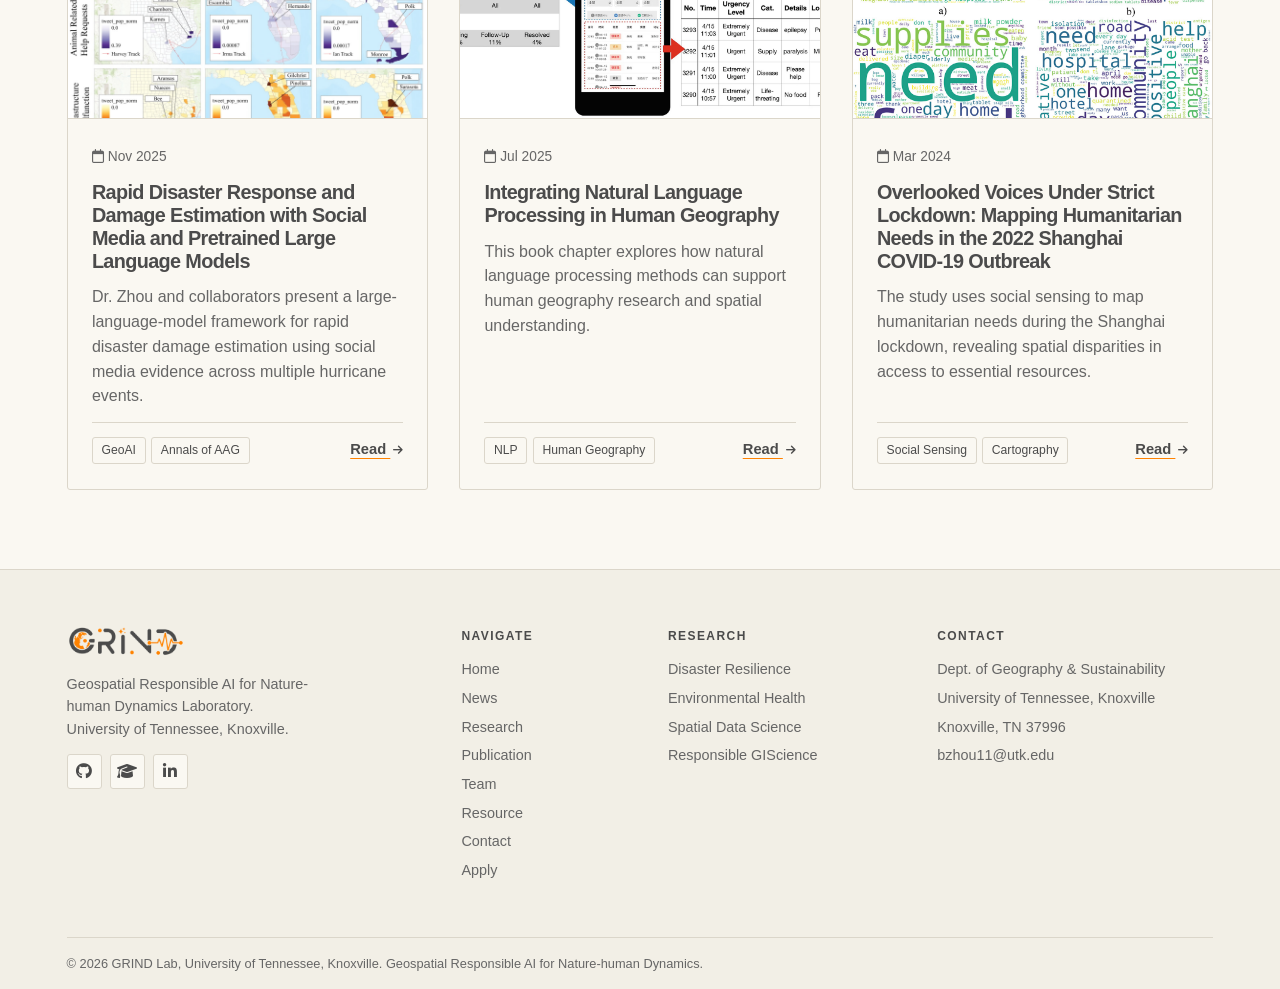
<file: news.html>
<!DOCTYPE html>
<html lang="en">

<head>

  <meta charset="UTF-8">

  <meta
    name="viewport"
    content="width=device-width, initial-scale=1.0">

  <meta
    name="description"
    content="GRIND Lab News — Research findings, awards, events, publications, and announcements.">

  <title>News — GRIND Lab</title>
  <meta name="theme-color" content="#faf8f2">
  <link rel="icon" type="image/png" href="assets/images/logo/grind-icon.png">
  <link rel="stylesheet" href="assets/fonts/fontawesome/icons.css">
  <link rel="stylesheet" href="assets/css/main.css">
  <link rel="stylesheet" href="assets/css/news.css">
</head>

<body>
  <a class="skip-link" href="#main-content">Skip to content</a>
  <nav class="navbar" id="navbar" aria-label="Main navigation">
    <div class="nav-container">
      <a class="nav-brand" href="index.html" aria-label="GRIND Lab home">
        <img src="assets/images/logo/grind-tennessee.png" alt="GRIND Lab" width="640" height="173">
      </a>
      <div class="affiliation">University of Tennessee<span>Knoxville</span></div>
      <a class="pi-avatar" href="https://bzbarrett.github.io/" aria-label="Bing Zhou’s personal website" title="Principal Investigator · Bing Zhou’s personal website">
        <span class="pi-hint" aria-hidden="true">PI <span class="pi-arrow"></span></span>
        <span class="nav-portrait" aria-hidden="true">
          <span class="portrait-turn">
            <img class="portrait-face" src="assets/images/team/bing-zhou-avatar.jpg" alt="" width="40" height="40">
            <img class="portrait-face portrait-back" src="assets/images/team/bing-zhou-avatar-illustrated.webp" alt="" width="40" height="40">
          </span>
        </span>
      </a>
      <ul class="nav-menu" id="nav-menu">
        <li><a class="nav-link" href="index.html">Home</a></li>
        <li><a class="nav-link" href="news.html" aria-current="page">News</a></li>
        <li><a class="nav-link" href="research.html">Research</a></li>
        <li><a class="nav-link" href="publications.html">Publication</a></li>
        <li><a class="nav-link" href="team.html">Team</a></li>
        <li><a class="nav-link" href="resources.html">Resource</a></li>
        <li><a class="nav-link" href="contact.html">Contact</a></li>
      </ul>
      <div class="nav-actions">
        <a class="btn-apply" href="apply.html">Apply</a>
        <button class="hamburger" id="hamburger" type="button" aria-label="Toggle navigation" aria-expanded="false" aria-controls="nav-menu">
          <span></span><span></span><span></span>
        </button>
      </div>
    </div>
  </nav>

  <main id="main-content" tabindex="-1">
  <section class="page-hero">

    <div class="page-hero-content">

      <h1>News &amp; Announcements</h1>

    </div>

  </section>



  <div class="news-tools" role="search" aria-label="Filter and search news">
    <div class="filter-bar" role="group" aria-label="Filter news by category">
      <span class="filter-label" aria-hidden="true">Filter</span>
      <button type="button" class="filter-btn" data-filter="all" aria-pressed="true">All</button>
      <button type="button" class="filter-btn" data-filter="publication" aria-pressed="false">Publications</button>
      <button type="button" class="filter-btn" data-filter="award" aria-pressed="false">Awards</button>
      <button type="button" class="filter-btn" data-filter="event" aria-pressed="false">Events</button>
      <button type="button" class="filter-btn" data-filter="announcement" aria-pressed="false">Announcements</button>
    </div>
    <label class="news-mobile-filter"><span class="sr-only">Filter news by category</span>
      <select id="news-category" aria-controls="news-grid">
        <option value="all">All categories</option>
        <option value="publication">Publications</option>
        <option value="award">Awards</option>
        <option value="event">Events</option>
        <option value="announcement">Announcements</option>
      </select>
    </label>
    <label class="news-search">
      <i class="fas fa-search" aria-hidden="true"></i>
      <span class="sr-only">Search news</span>
      <input type="search" id="news-search" placeholder="Search news…" aria-controls="news-grid">
    </label>
  </div>

  <!-- ======================================================
       NEWS GRID
  ======================================================= -->

  <section class="news-section">

    <div
      class="news-grid"
      id="news-grid">

      <!-- ==================================================
           HAZARDWEAVE AWARD
      =================================================== -->

      <article
        class="news-card fade-up"
        data-delay="100"
        data-category="award">


        <div class="news-card-img">

          <img
            src="assets/images/projects/HW.png"
            alt="HazardWeave disaster intelligence platform">

          <span
            class="cat-icon badge badge-orange">

            Award

          </span>

        </div>



        <div class="news-card-body">


          <div class="news-card-meta">

            <span class="news-card-date">

              <i class="far fa-calendar" aria-hidden="true"></i>

              2026

            </span>

          </div>



          <h3>

            <a
              href="https://hazard-weave.vercel.app/"
              target="_blank"
              rel="noopener noreferrer">

              HazardWeave Receives
              AI-Tennessee THRIVE Support

            </a>

          </h3>



          <p>

            Dr. Bing Zhou received support from the
            AI-Tennessee THRIVE Program to lead HazardWeave,
            an AI-supported unified platform for
            smart disaster management.

          </p>



          <div class="news-card-footer">


            <div>

              <span class="badge badge-green">

                AI-Tennessee

              </span>


              <span class="badge badge-orange">

                $20,000

              </span>

            </div>



            <a
              href="https://hazard-weave.vercel.app/"
              target="_blank"
              rel="noopener noreferrer"
              class="read-more">

              Explore

              <i class="fas fa-arrow-right" aria-hidden="true"></i>

            </a>

          </div>

        </div>

      </article>

      <article class="news-card" data-category="award">
        <div class="news-card-img">
          <img src="assets/images/projects/soundit-cover.jpg" alt="SounDiT soundscape-to-landscape project" class="soundit-cover">
          <span class="cat-icon badge badge-orange">Award</span>
        </div>
        <div class="news-card-body">
          <div class="news-card-meta"><span class="news-card-date"><i class="far fa-calendar" aria-hidden="true"></i> 2026</span></div>
          <h3><a href="https://gisense.github.io/SounDiT-Page/" target="_blank" rel="noopener noreferrer">SounDiT Named Finalist in the AAG 2026 Student Honors Paper Competition</a></h3>
          <p>Junbo Wang and collaborators presented SounDiT, a framework for generating landscapes from sound, at AAG 2026. The work was a finalist in the GISS-SG Student Paper Competition.</p>
          <div class="news-card-footer">
            <div><span class="badge">AAG 2026</span></div>
            <a href="https://gisense.github.io/SounDiT-Page/" class="read-more" target="_blank" rel="noopener noreferrer">View project <i class="fas fa-arrow-right" aria-hidden="true"></i></a>
          </div>
        </div>
      </article>


      <!-- ==================================================
           NORA
      =================================================== -->

      <article
        class="news-card fade-up"
        data-delay="100"
        data-category="publication">


        <div class="news-card-img">

          <img
            src="assets/images/news/NORA.png"
            alt="NORA autonomous research agent">

          <span
            class="cat-icon badge badge-blue">

            Preprint

          </span>

        </div>



        <div class="news-card-body">


          <div class="news-card-meta">

            <span class="news-card-date">

              <i class="far fa-calendar" aria-hidden="true"></i>

              May 2026

            </span>

          </div>



          <h3>

            <a
              href="https://arxiv.org/pdf/2605.02092"
              target="_blank"
              rel="noopener noreferrer">

              NORA: A Harness-Engineered Autonomous Research Agent
              for End-to-End Spatial Data Science

            </a>

          </h3>



          <p>

            NORA introduces an autonomous research agent
            designed to support end-to-end spatial data
            science workflows.

          </p>



          <div class="news-card-footer">


            <div>

              <span class="badge badge-blue">

                Spatial AI

              </span>


              <span class="badge badge-teal">

                arXiv

              </span>

            </div>



            <a
              href="https://arxiv.org/pdf/2605.02092"
              target="_blank"
              rel="noopener noreferrer"
              class="read-more">

              Read

              <i class="fas fa-arrow-right" aria-hidden="true"></i>

            </a>

          </div>

        </div>

      </article>


      <!-- ==================================================
           AAG 2026
      =================================================== -->

      <article
        class="news-card fade-up"
        data-delay="200"
        data-category="event">


        <div class="news-card-img">

          <img
            src="assets/images/projects/AAG2026.png"
            alt="AAG 2026 GeoAI and Deep Learning Symposium">

          <span
            class="cat-icon badge badge-blue">

            Event

          </span>

        </div>



        <div class="news-card-body">


          <div class="news-card-meta">

            <span class="news-card-date">

              <i class="far fa-calendar" aria-hidden="true"></i>

              Mar 2026

            </span>

          </div>



          <h3>

            <a
              href="https://geography.wisc.edu/geods/archives/4331"
              target="_blank"
              rel="noopener noreferrer">

              Dr. Bing Zhou Chairs GeoAI for
              Disaster Resilience at AAG 2026

            </a>

          </h3>



          <p>

            Dr. Zhou chaired the GeoAI and Deep Learning
            Symposium session on GeoAI for Disaster Resilience
            during the 2026 AAG Annual Meeting
            in San Francisco.

          </p>



          <div class="news-card-footer">


            <div>

              <span class="badge badge-blue">

                AAG 2026

              </span>


              <span class="badge badge-orange">

                Disaster Resilience

              </span>

            </div>



            <a
              href="https://geography.wisc.edu/geods/archives/4331"
              target="_blank"
              rel="noopener noreferrer"
              class="read-more">

              Details

              <i class="fas fa-arrow-right" aria-hidden="true"></i>

            </a>

          </div>

        </div>

      </article>


      <!-- ==================================================
           GISER 2026
      =================================================== -->

      <article
        class="news-card fade-up"
        data-category="event">


        <div class="news-card-img">

          <img
            src="assets/images/projects/GISER.png"
            alt="GISER Symposium at AAG 2026">

          <span
            class="cat-icon badge badge-purple">

            Event

          </span>

        </div>



        <div class="news-card-body">


          <div class="news-card-meta">

            <span class="news-card-date">

              <i class="far fa-calendar" aria-hidden="true"></i>

              Mar 2026

            </span>

          </div>



          <h3>

            <a
              href="https://gisersym.github.io/"
              target="_blank"
              rel="noopener noreferrer">

              GRIND Lab Director Helps Organize
              GISER Symposium at AAG 2026

            </a>

          </h3>



          <p>

            Dr. Zhou participated in organizing sessions
            focused on ethics in GIScience,
            AI ethics in geography education,
            and spatial equity.

          </p>



          <div class="news-card-footer">


            <div>

              <span class="badge badge-purple">

                GIScience Ethics

              </span>


              <span class="badge badge-green">

                Spatial Equity

              </span>

            </div>



            <a
              href="https://gisersym.github.io/"
              target="_blank"
              rel="noopener noreferrer"
              class="read-more">

              Visit

              <i class="fas fa-arrow-right" aria-hidden="true"></i>

            </a>

          </div>

        </div>

      </article>


      <!-- ==================================================
           HARVARD CGA
      =================================================== -->

      <article
        class="news-card fade-up"
        data-delay="100"
        data-category="announcement">


        <div class="news-card-img">

          <img
            src="assets/images/projects/HarvardSDL.png"
            alt="Harvard Spatial Data Lab Internship Program">

          <span
            class="cat-icon badge badge-green">

            Announcement

          </span>

        </div>



        <div class="news-card-body">


          <div class="news-card-meta">

            <span class="news-card-date">

              <i class="far fa-calendar" aria-hidden="true"></i>

              2026

            </span>

          </div>



          <h3>

            <a
              href="https://sdl.gis.harvard.edu/spatial-data-lab-internship-program"
              target="_blank"
              rel="noopener noreferrer">

              Research Mentorship with the
              Harvard CGA Spatial Data Lab
              Internship Program

            </a>

          </h3>



          <p>

            Dr. Zhou is mentoring students through the
            Harvard Center for Geographic Analysis
            Spatial Data Lab Internship Program,
            including research on extreme heat
            and human behavior change.

          </p>



          <div class="news-card-footer">


            <div>

              <span class="badge badge-green">

                Mentorship

              </span>


              <span class="badge badge-purple">

                Harvard CGA

              </span>

            </div>



            <a
              href="https://sdl.gis.harvard.edu/spatial-data-lab-internship-program"
              target="_blank"
              rel="noopener noreferrer"
              class="read-more">

              Program

              <i class="fas fa-arrow-right" aria-hidden="true"></i>

            </a>

          </div>

        </div>

      </article>


      <!-- ==================================================
           RAPID DISASTER RESPONSE
      =================================================== -->

      <article
        class="news-card fade-up"
        data-category="publication">


        <div class="news-card-img">

          <img
            src="assets/images/news/hurricane-damage-map.jpg"
            alt="Rapid disaster response and damage estimation">

          <span
            class="cat-icon badge badge-blue">

            Publication

          </span>

        </div>



        <div class="news-card-body">


          <div class="news-card-meta">

            <span class="news-card-date">

              <i class="far fa-calendar" aria-hidden="true"></i>

              Nov 2025

            </span>

          </div>



          <h3>

            <a
              href="https://www.tandfonline.com/doi/full/10.1080/24694452.2025.2560491"
              target="_blank"
              rel="noopener noreferrer">

              Rapid Disaster Response and Damage Estimation
              with Social Media and Pretrained Large Language Models

            </a>

          </h3>



          <p>

            Dr. Zhou and collaborators present a
            large-language-model framework for rapid
            disaster damage estimation using social media
            evidence across multiple hurricane events.

          </p>



          <div class="news-card-footer">


            <div>

              <span class="badge badge-blue">

                GeoAI

              </span>


              <span class="badge badge-teal">

                Annals of AAG

              </span>

            </div>



            <a
              href="https://www.tandfonline.com/doi/full/10.1080/24694452.2025.2560491"
              target="_blank"
              rel="noopener noreferrer"
              class="read-more">

              Read

              <i class="fas fa-arrow-right" aria-hidden="true"></i>

            </a>

          </div>

        </div>

      </article>


      <!-- ==================================================
           NLP BOOK CHAPTER
      =================================================== -->

      <article
        class="news-card fade-up"
        data-delay="200"
        data-category="publication">


        <div class="news-card-img">

          <img
            src="assets/images/news/NLP.png"
            alt="Integrating Natural Language Processing in Human Geography">

          <span
            class="cat-icon badge badge-purple">

            Book Chapter

          </span>

        </div>



        <div class="news-card-body">


          <div class="news-card-meta">

            <span class="news-card-date">

              <i class="far fa-calendar" aria-hidden="true"></i>

              Jul 2025

            </span>

          </div>



          <h3>

            <a
              href="https://link.springer.com/chapter/10.1007/978-3-031-87421-5_4"
              target="_blank"
              rel="noopener noreferrer">

              Integrating Natural Language Processing
              in Human Geography

            </a>

          </h3>



          <p>

            This book chapter explores how natural language
            processing methods can support human geography
            research and spatial understanding.

          </p>



          <div class="news-card-footer">


            <div>

              <span class="badge badge-purple">

                NLP

              </span>


              <span class="badge badge-blue">

                Human Geography

              </span>

            </div>



            <a
              href="https://link.springer.com/chapter/10.1007/978-3-031-87421-5_4"
              target="_blank"
              rel="noopener noreferrer"
              class="read-more">

              Read

              <i class="fas fa-arrow-right" aria-hidden="true"></i>

            </a>

          </div>

        </div>

      </article>


      <!-- ==================================================
           OVERLOOKED VOICES
      =================================================== -->

      <article
        class="news-card fade-up"
        data-category="publication">


        <div class="news-card-img">

          <img
            src="assets/images/news/overlooked.jpg"
            alt="Overlooked Voices Shanghai lockdown research">

          <span
            class="cat-icon badge badge-red">

            Publication

          </span>

        </div>



        <div class="news-card-body">


          <div class="news-card-meta">

            <span class="news-card-date">

              <i class="far fa-calendar" aria-hidden="true"></i>

              Mar 2024

            </span>

          </div>



          <h3>

            <a
              href="https://www.tandfonline.com/doi/full/10.1080/15230406.2024.2314547"
              target="_blank"
              rel="noopener noreferrer">

              Overlooked Voices Under Strict Lockdown:
              Mapping Humanitarian Needs in the
              2022 Shanghai COVID-19 Outbreak

            </a>

          </h3>



          <p>

            The study uses social sensing to map
            humanitarian needs during the Shanghai lockdown,
            revealing spatial disparities in access to
            essential resources.

          </p>



          <div class="news-card-footer">


            <div>

              <span class="badge badge-red">

                Social Sensing

              </span>


              <span class="badge badge-teal">

                Cartography

              </span>

            </div>



            <a
              href="https://www.tandfonline.com/doi/full/10.1080/15230406.2024.2314547"
              target="_blank"
              rel="noopener noreferrer"
              class="read-more">

              Read

              <i class="fas fa-arrow-right" aria-hidden="true"></i>

            </a>

          </div>

        </div>

      </article>






      <!-- ==================================================
           NO RESULTS
      =================================================== -->

      <div
        class="news-no-results"
        id="news-no-results" role="status" hidden>

        <i class="fas fa-magnifying-glass" aria-hidden="true"></i>

        No matching news items found.

      </div>


    </div>

  </section>
  </main>

  <footer class="footer">

    <div class="footer-inner">



      <!-- ==================================================
           BRAND
      =================================================== -->

      <div class="footer-brand-col">


        <img src="assets/images/logo/grind-tennessee.png" alt="GRIND Lab" width="640" height="173">


        <p>

          Geospatial Responsible AI for Nature-human Dynamics Laboratory.

          <br>

          University of Tennessee, Knoxville.

        </p>



        <div class="footer-social">


          <a
            href="https://github.com/bzbarrett"
            target="_blank"
            rel="noopener noreferrer"
            aria-label="GitHub">

            <i class="fab fa-github" aria-hidden="true"></i>

          </a>



          <a
            href="https://scholar.google.com/citations?user=ehw9A-EAAAAJ"
            target="_blank"
            rel="noopener noreferrer"
            aria-label="Google Scholar">

            <i class="fas fa-graduation-cap" aria-hidden="true"></i>

          </a>



          <a
            href="https://www.linkedin.com/in/bing-zhou-a90b98239/"
            target="_blank"
            rel="noopener noreferrer"
            aria-label="LinkedIn">

            <i class="fab fa-linkedin-in" aria-hidden="true"></i>

          </a>

        </div>

      </div>



      <!-- ==================================================
           NAVIGATE
      =================================================== -->

      <div class="footer-col">


        <h4>

          Navigate

        </h4>


        <ul>


          <li>
            <a href="index.html">
              Home
            </a>
          </li>


          <li>
            <a href="news.html">
              News
            </a>
          </li>


          <li>
            <a href="research.html">Research</a>
          </li>
            <li><a href="publications.html">Publication</a></li>


          <li>
            <a href="team.html">
              Team
            </a>
          </li>
          <li><a href="resources.html">Resource</a></li>


          <li>
            <a href="contact.html">
              Contact
            </a>
          </li>


          <li>
            <a href="apply.html">
              Apply
            </a>
          </li>

        </ul>

      </div>



      <!-- ==================================================
           RESEARCH
      =================================================== -->

      <div class="footer-col">


        <h4>

          Research

        </h4>


        <ul>


          <li>
            <a href="research.html#disaster-resilience">
              Disaster Resilience
            </a>
          </li>


          <li>
            <a href="research.html#environmental-justice">
              Environmental Health
            </a>
          </li>


          <li>
            <a href="research.html#spatial-data-science">
              Spatial Data Science
            </a>
          </li>


          <li>
            <a href="research.html#responsible-geoai">
              Responsible GIScience
            </a>
          </li>

        </ul>

      </div>



      <!-- ==================================================
           CONTACT
      =================================================== -->

      <div class="footer-col">


        <h4>

          Contact

        </h4>


        <ul>


          <li>
            Dept. of Geography &amp; Sustainability
          </li>


          <li>
            University of Tennessee, Knoxville
          </li>


          <li>
            Knoxville, TN 37996
          </li>


          <li>

            <a href="mailto:bzhou11@utk.edu">

              bzhou11@utk.edu

            </a>

          </li>

        </ul>

      </div>

    </div>



    <div class="footer-bottom container">


      <span>

        &copy; 2026 GRIND Lab,
        University of Tennessee, Knoxville.

      </span>


      <span>

        Geospatial Responsible AI for Nature-human Dynamics.

      </span>

    </div>

  </footer>

  <button type="button" class="scroll-top" aria-label="Scroll to top" hidden><i class="fas fa-arrow-up" aria-hidden="true"></i></button>
  <script src="assets/js/main.js" defer></script>
  <script src="assets/js/news.js" defer></script>
</body>
</html>
</file>
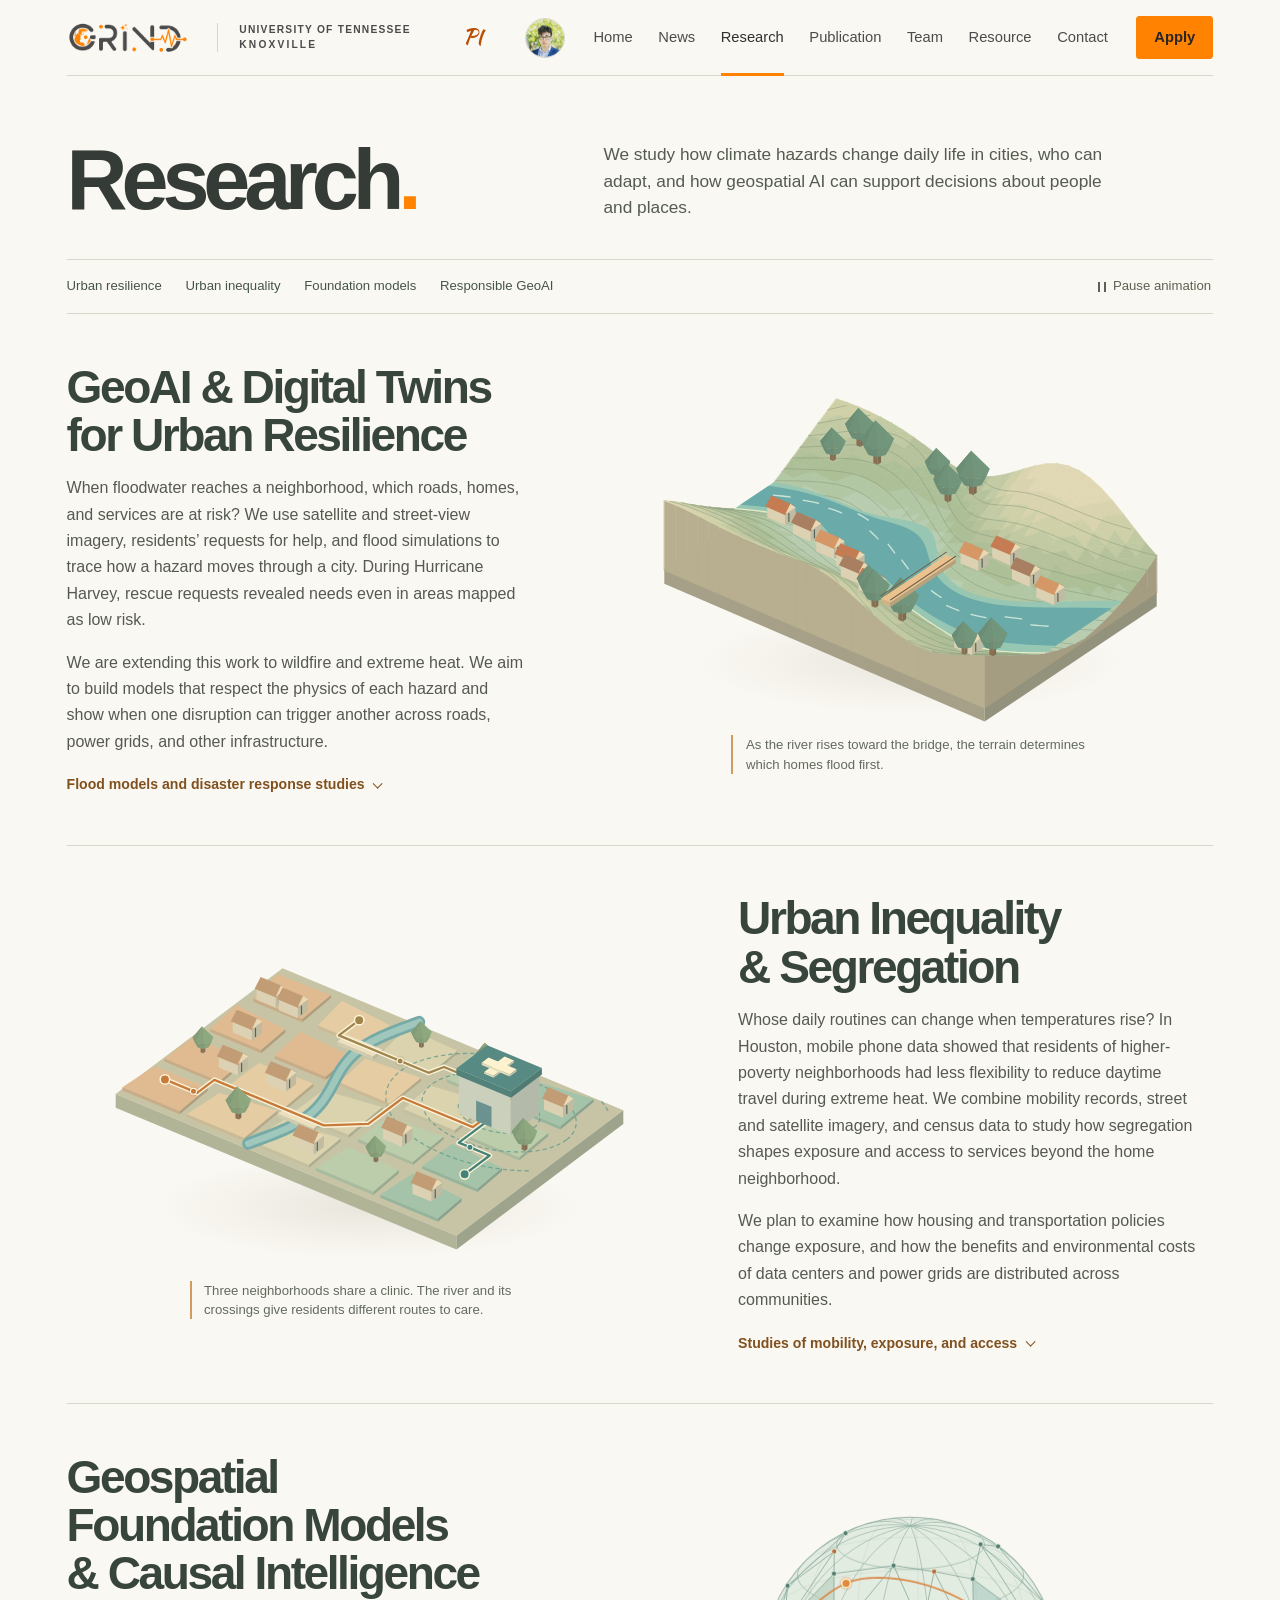
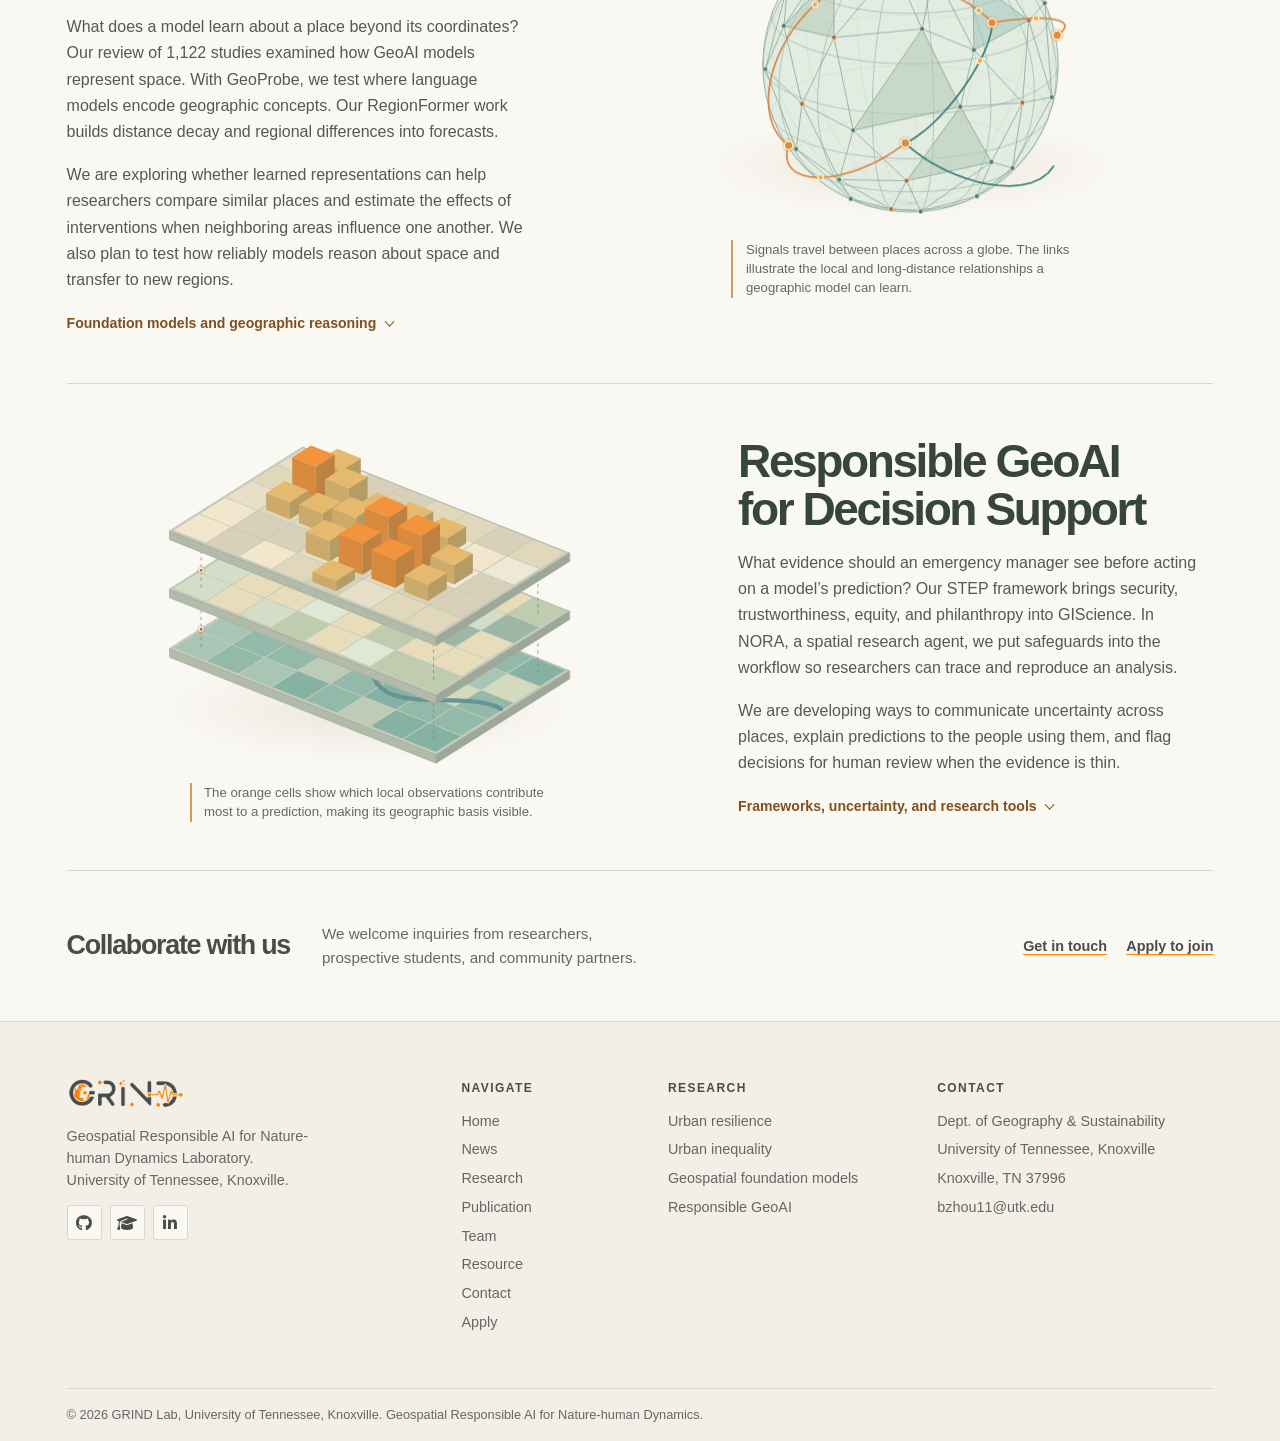
<file: projects.html>
<!doctype html>
<html lang="en">
<head>
  <meta charset="utf-8">
  <meta name="viewport" content="width=device-width, initial-scale=1">
  <title>Research — GRIND Lab</title>
  <link rel="canonical" href="research.html">
  <script>location.replace('research.html' + location.search + location.hash);</script>
  <meta http-equiv="refresh" content="0; url=research.html">
</head>
<body><p><a href="research.html">Explore GRIND Lab research</a></p></body>
</html>
</file>
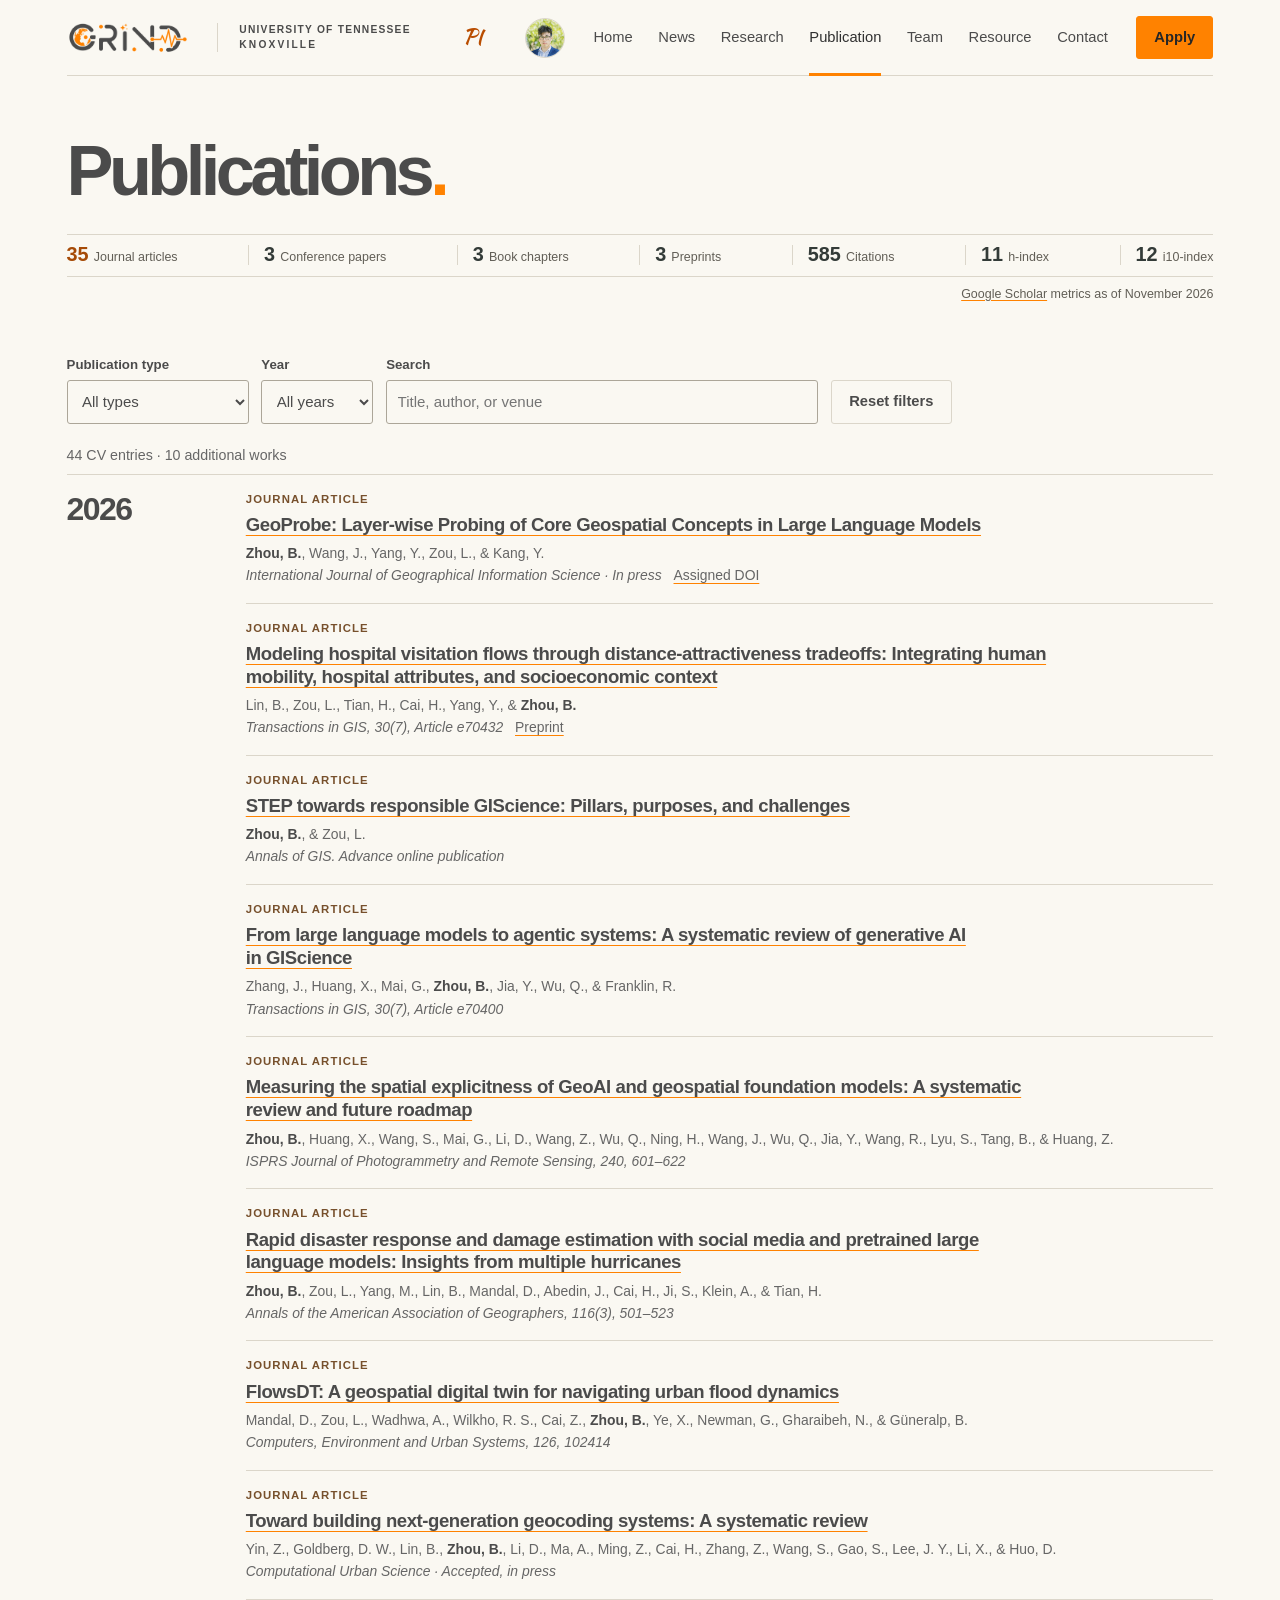
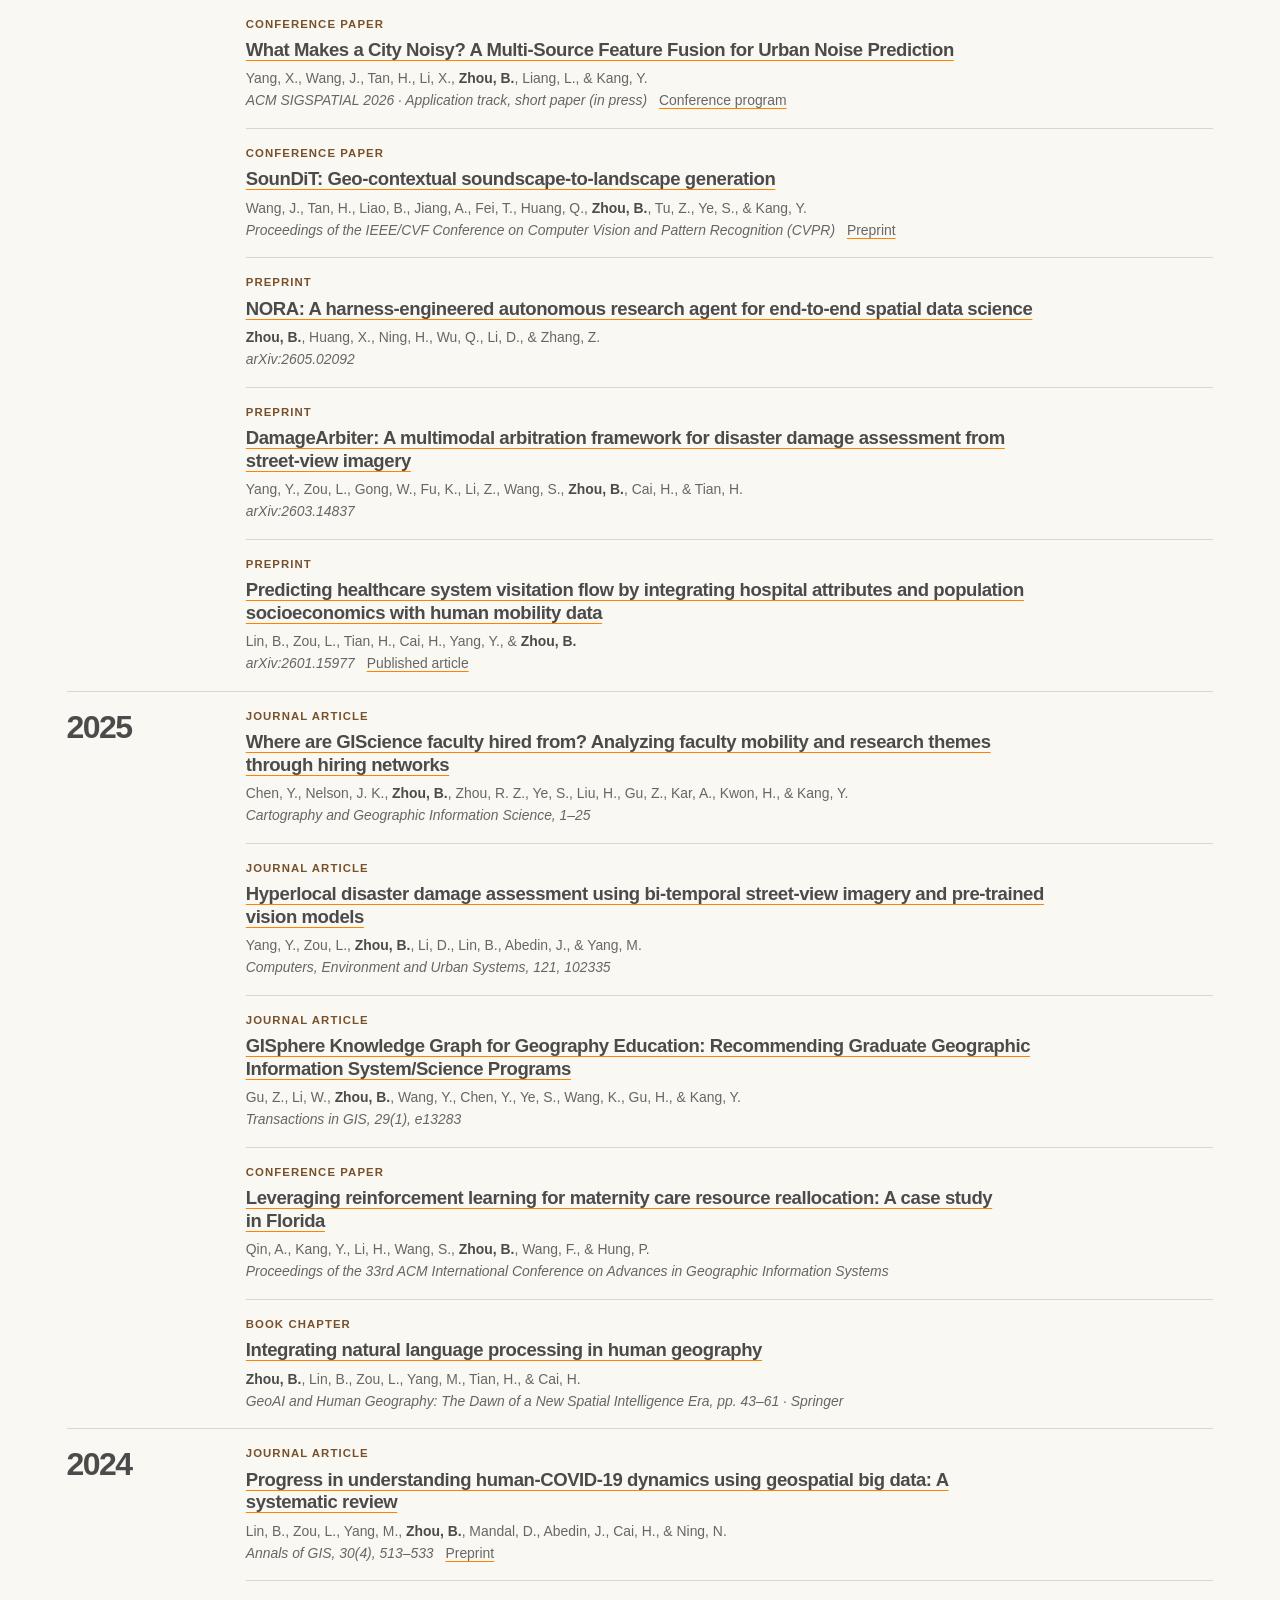
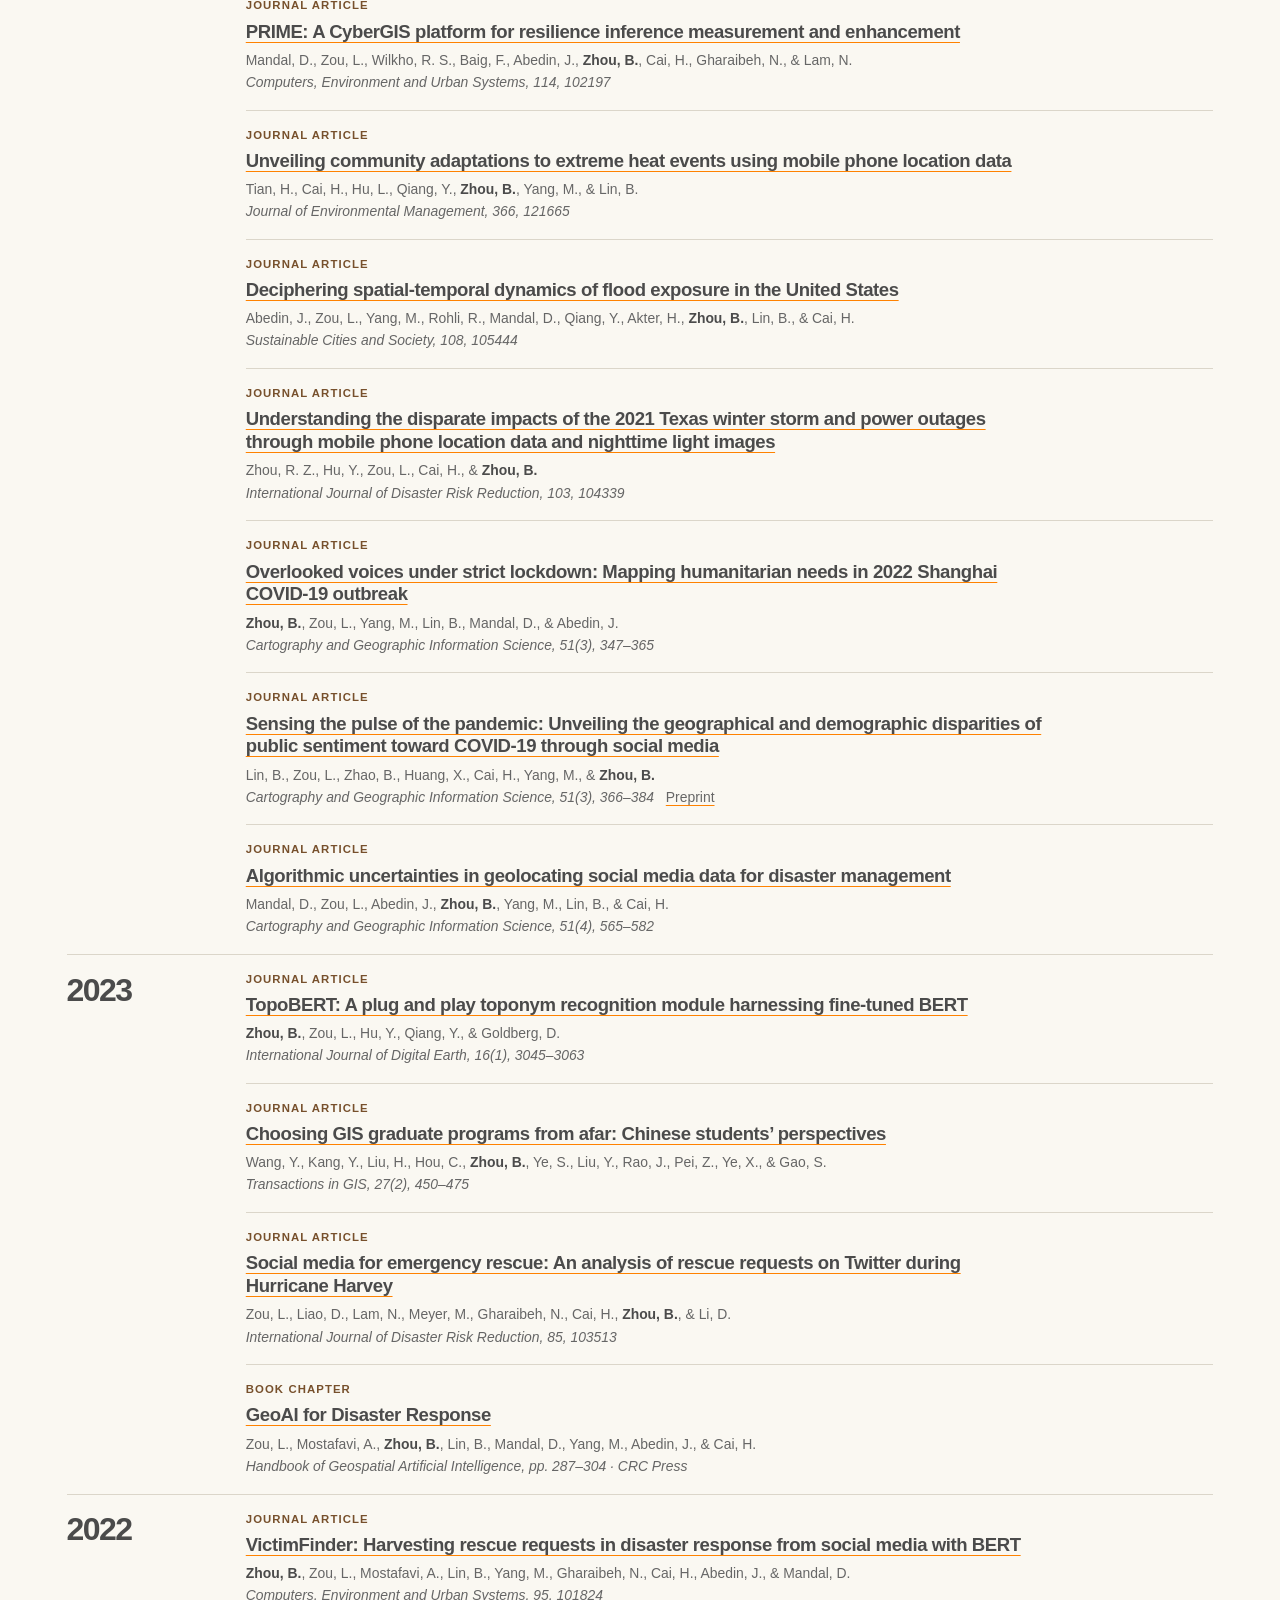
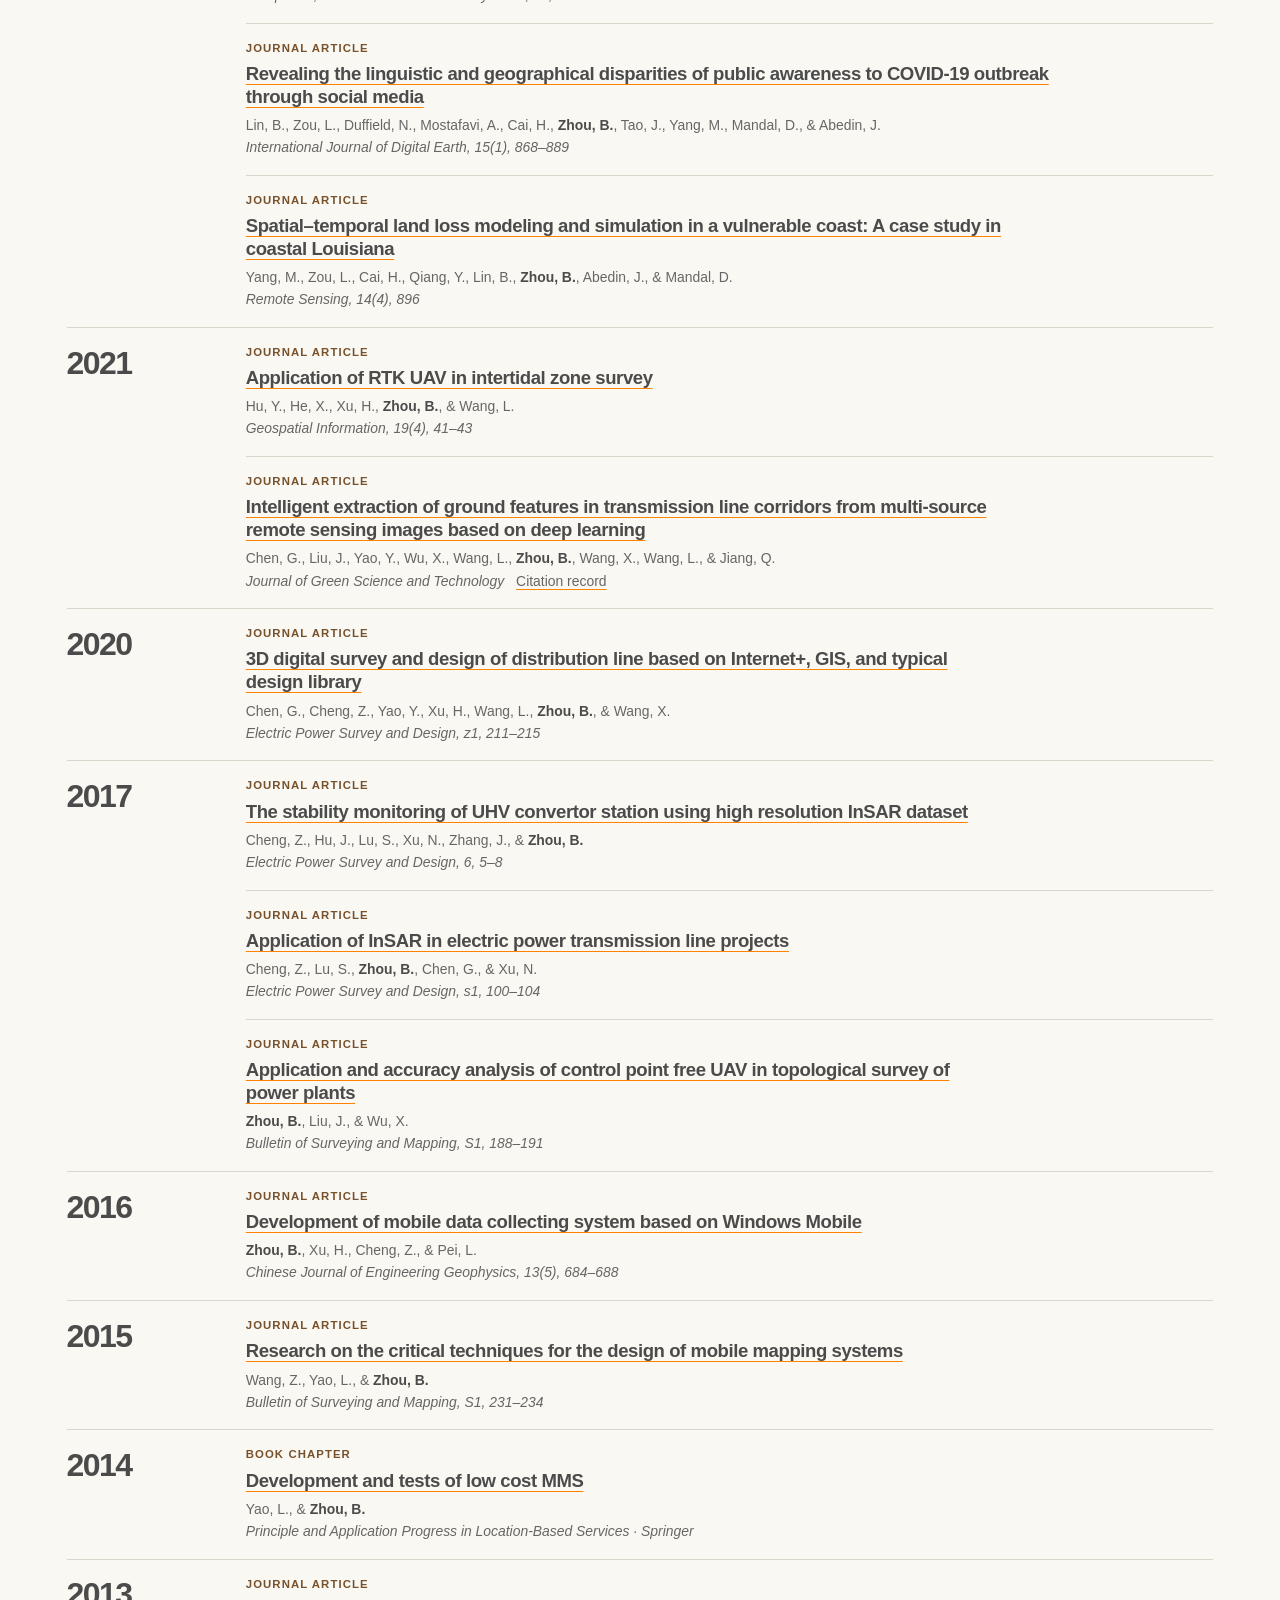
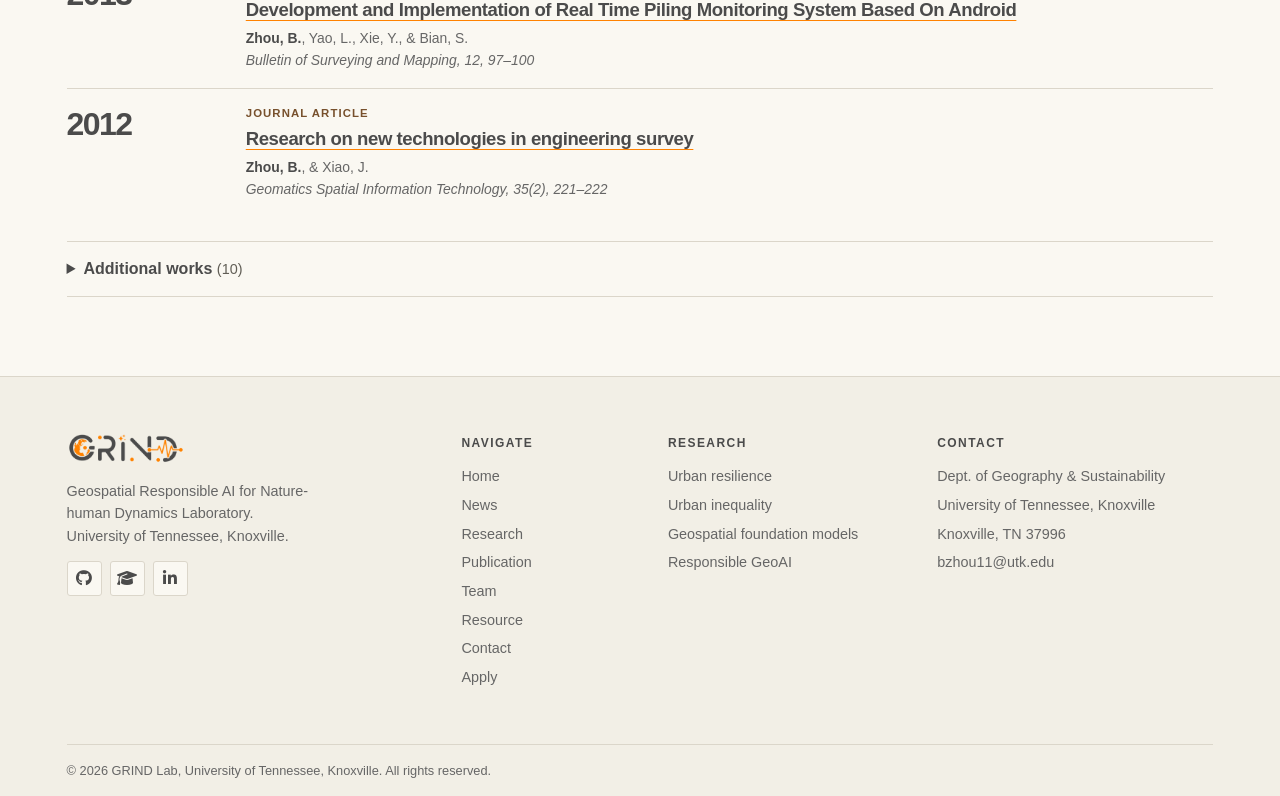
<file: publications.html>
<!DOCTYPE html>
<html lang="en">
<head>
  <meta charset="UTF-8">
  <meta name="viewport" content="width=device-width, initial-scale=1.0">
  <meta name="description" content="Bing Zhou’s journal articles, conference papers, book chapters, and preprints, with a searchable archive of abstracts and other work.">
  <title>Publications — GRIND Lab</title>
  <meta name="theme-color" content="#faf8f2">
  <link rel="icon" type="image/png" href="assets/images/logo/grind-icon.png">
  <link rel="stylesheet" href="assets/fonts/fontawesome/icons.css">
  <link rel="stylesheet" href="assets/css/main.css">
  <link rel="stylesheet" href="assets/css/publications.css">
</head>
<body>
  <a class="skip-link" href="#main-content">Skip to content</a>
  <nav class="navbar" id="navbar" aria-label="Main navigation">
    <div class="nav-container">
      <a class="nav-brand" href="index.html" aria-label="GRIND Lab home">
        <img src="assets/images/logo/grind-tennessee.png" alt="GRIND Lab" width="640" height="173">
      </a>
      <div class="affiliation">University of Tennessee<span>Knoxville</span></div>
      <a class="pi-avatar" href="https://bzbarrett.github.io/" aria-label="Bing Zhou’s personal website" title="Principal Investigator · Bing Zhou’s personal website">
        <span class="pi-hint" aria-hidden="true">PI <span class="pi-arrow"></span></span>
        <span class="nav-portrait" aria-hidden="true">
          <span class="portrait-turn">
            <img class="portrait-face" src="assets/images/team/bing-zhou-avatar.jpg" alt="" width="40" height="40">
            <img class="portrait-face portrait-back" src="assets/images/team/bing-zhou-avatar-illustrated.webp" alt="" width="40" height="40">
          </span>
        </span>
      </a>
      <ul class="nav-menu" id="nav-menu">
        <li><a class="nav-link" href="index.html">Home</a></li>
        <li><a class="nav-link" href="news.html">News</a></li>
        <li><a class="nav-link" href="research.html">Research</a></li>
        <li><a class="nav-link" href="publications.html" aria-current="page">Publication</a></li>
        <li><a class="nav-link" href="team.html">Team</a></li>
        <li><a class="nav-link" href="resources.html">Resource</a></li>
        <li><a class="nav-link" href="contact.html">Contact</a></li>
      </ul>
      <div class="nav-actions">
        <a class="btn-apply" href="apply.html">Apply</a>
        <button class="hamburger" id="hamburger" type="button" aria-label="Toggle navigation" aria-expanded="false" aria-controls="nav-menu">
          <span></span><span></span><span></span>
        </button>
      </div>
    </div>
  </nav>

  <main id="main-content" tabindex="-1">
    <header class="page-hero pub-heading">
      <h1>Publications</h1>
      <dl class="pub-stats" aria-label="CV publication counts and Google Scholar metrics">
      <!-- statistics -->
        <div><dt><span class="stat-name">Journal articles</span><abbr class="stat-short" title="Journal articles" aria-hidden="true">Journ.</abbr></dt><dd>35</dd></div>
        <div><dt><span class="stat-name">Conference papers</span><abbr class="stat-short" title="Conference papers" aria-hidden="true">Conf.</abbr></dt><dd>3</dd></div>
        <div><dt><span class="stat-name">Book chapters</span><abbr class="stat-short" title="Book chapters" aria-hidden="true">Ch.</abbr></dt><dd>3</dd></div>
        <div><dt><span class="stat-name">Preprints</span><abbr class="stat-short" title="Preprints" aria-hidden="true">Prepr.</abbr></dt><dd>3</dd></div>
      <!-- /statistics -->
        <div><dt><span class="stat-name">Citations</span><abbr class="stat-short" title="Citations" aria-hidden="true">Cites</abbr></dt><dd>585</dd></div>
        <div><dt><span class="stat-name">h-index</span><abbr class="stat-short" title="h-index" aria-hidden="true">h</abbr></dt><dd>11</dd></div>
        <div><dt><span class="stat-name">i10-index</span><abbr class="stat-short" title="i10-index" aria-hidden="true">i10</abbr></dt><dd>12</dd></div>
      </dl>
      <p class="pub-metrics-source"><a href="https://scholar.google.com/citations?user=ehw9A-EAAAAJ">Google Scholar</a> metrics as of <time datetime="2026-11">November 2026</time></p>
    </header>
    <div class="container pub-catalog">
      <!-- bibliography -->
      <form class="pub-filters" id="pub-filters" role="search" aria-label="Filter publications" hidden>
        <label>Publication type<select id="pub-type"><option value="">All types</option><option value="journal">Journal articles</option><option value="conference">Conference papers</option><option value="chapter">Book chapters</option><option value="preprint">Preprints</option><option value="abstract">Meeting abstracts</option><option value="thesis">Dissertations</option></select></label>
        <label>Year<select id="pub-year"><option value="">All years</option><option>2026</option><option>2025</option><option>2024</option><option>2023</option><option>2022</option><option>2021</option><option>2020</option><option>2017</option><option>2016</option><option>2015</option><option>2014</option><option>2013</option><option>2012</option></select></label>
        <label class="pub-search">Search<input type="search" id="pub-query" placeholder="Title, author, or venue"></label>
        <button type="reset" class="btn">Reset filters</button>
      </form>
      <p class="pub-count" id="pub-count" role="status">44 CV entries · 10 additional works</p>
      <section class="pub-year" data-year="2026" aria-labelledby="year-2026">
        <h2 id="year-2026">2026</h2>
        <ul>
          <li class="pub-record" data-type="journal">
            <span class="pub-type">Journal article</span>
            <h3><a href="geoprobe.html">GeoProbe: Layer-wise Probing of Core Geospatial Concepts in Large Language Models</a></h3>
            <p class="pub-authors"><strong>Zhou, B.</strong>, Wang, J., Yang, Y., Zou, L., &amp; Kang, Y.</p>
            <p class="pub-venue"><cite>International Journal of Geographical Information Science · In press</cite> <a class="version-link" href="https://doi.org/10.1080/13658816.2026.2756583">Assigned DOI</a></p>
          </li>
          <li class="pub-record" data-type="journal">
            <span class="pub-type">Journal article</span>
            <h3><a href="https://doi.org/10.1111/tgis.70432">Modeling hospital visitation flows through distance-attractiveness tradeoffs: Integrating human mobility, hospital attributes, and socioeconomic context</a></h3>
            <p class="pub-authors">Lin, B., Zou, L., Tian, H., Cai, H., Yang, Y., &amp; <strong>Zhou, B.</strong></p>
            <p class="pub-venue"><cite>Transactions in GIS, 30(7), Article e70432</cite> <a class="version-link" href="https://arxiv.org/abs/2601.15977">Preprint</a></p>
          </li>
          <li class="pub-record" data-type="journal">
            <span class="pub-type">Journal article</span>
            <h3><a href="https://doi.org/10.1080/19475683.2026.2738435">STEP towards responsible GIScience: Pillars, purposes, and challenges</a></h3>
            <p class="pub-authors"><strong>Zhou, B.</strong>, &amp; Zou, L.</p>
            <p class="pub-venue"><cite>Annals of GIS. Advance online publication</cite></p>
          </li>
          <li class="pub-record" data-type="journal">
            <span class="pub-type">Journal article</span>
            <h3><a href="https://doi.org/10.1111/tgis.70400">From large language models to agentic systems: A systematic review of generative AI in GIScience</a></h3>
            <p class="pub-authors">Zhang, J., Huang, X., Mai, G., <strong>Zhou, B.</strong>, Jia, Y., Wu, Q., &amp; Franklin, R.</p>
            <p class="pub-venue"><cite>Transactions in GIS, 30(7), Article e70400</cite></p>
          </li>
          <li class="pub-record" data-type="journal">
            <span class="pub-type">Journal article</span>
            <h3><a href="https://doi.org/10.1016/j.isprsjprs.2026.08.001">Measuring the spatial explicitness of GeoAI and geospatial foundation models: A systematic review and future roadmap</a></h3>
            <p class="pub-authors"><strong>Zhou, B.</strong>, Huang, X., Wang, S., Mai, G., Li, D., Wang, Z., Wu, Q., Ning, H., Wang, J., Wu, Q., Jia, Y., Wang, R., Lyu, S., Tang, B., &amp; Huang, Z.</p>
            <p class="pub-venue"><cite>ISPRS Journal of Photogrammetry and Remote Sensing, 240, 601–622</cite></p>
          </li>
          <li class="pub-record" data-type="journal">
            <span class="pub-type">Journal article</span>
            <h3><a href="https://doi.org/10.1080/24694452.2025.2560491">Rapid disaster response and damage estimation with social media and pretrained large language models: Insights from multiple hurricanes</a></h3>
            <p class="pub-authors"><strong>Zhou, B.</strong>, Zou, L., Yang, M., Lin, B., Mandal, D., Abedin, J., Cai, H., Ji, S., Klein, A., &amp; Tian, H.</p>
            <p class="pub-venue"><cite>Annals of the American Association of Geographers, 116(3), 501–523</cite></p>
          </li>
          <li class="pub-record" data-type="journal">
            <span class="pub-type">Journal article</span>
            <h3><a href="https://doi.org/10.1016/j.compenvurbsys.2026.102414">FlowsDT: A geospatial digital twin for navigating urban flood dynamics</a></h3>
            <p class="pub-authors">Mandal, D., Zou, L., Wadhwa, A., Wilkho, R. S., Cai, Z., <strong>Zhou, B.</strong>, Ye, X., Newman, G., Gharaibeh, N., &amp; Güneralp, B.</p>
            <p class="pub-venue"><cite>Computers, Environment and Urban Systems, 126, 102414</cite></p>
          </li>
          <li class="pub-record" data-type="journal">
            <span class="pub-type">Journal article</span>
            <h3><a href="https://arxiv.org/abs/2503.18888">Toward building next-generation geocoding systems: A systematic review</a></h3>
            <p class="pub-authors">Yin, Z., Goldberg, D. W., Lin, B., <strong>Zhou, B.</strong>, Li, D., Ma, A., Ming, Z., Cai, H., Zhang, Z., Wang, S., Gao, S., Lee, J. Y., Li, X., &amp; Huo, D.</p>
            <p class="pub-venue"><cite>Computational Urban Science · Accepted, in press</cite></p>
          </li>
          <li class="pub-record" data-type="conference" data-search-alias="Urban Noise Prediction using Multi-source Geographic Feature Fusion">
            <span class="pub-type">Conference paper</span>
            <h3><a href="https://drive.google.com/file/d/1vs-z36gnHGGLEzX-1F4AVw5GTLx9TUh5/view">What Makes a City Noisy? A Multi-Source Feature Fusion for Urban Noise Prediction</a></h3>
            <p class="pub-authors">Yang, X., Wang, J., Tan, H., Li, X., <strong>Zhou, B.</strong>, Liang, L., &amp; Kang, Y.</p>
            <p class="pub-venue"><cite>ACM SIGSPATIAL 2026 · Application track, short paper (in press)</cite> <a class="version-link" href="https://sigspatial2026.sigspatial.org/application-accepted/">Conference program</a></p>
          </li>
          <li class="pub-record" data-type="conference">
            <span class="pub-type">Conference paper</span>
            <h3><a href="https://openaccess.thecvf.com/content/CVPR2026/html/Wang_SounDiT_Geo-Contextual_Soundscape-to-Landscape_Generation_CVPR_2026_paper.html">SounDiT: Geo-contextual soundscape-to-landscape generation</a></h3>
            <p class="pub-authors">Wang, J., Tan, H., Liao, B., Jiang, A., Fei, T., Huang, Q., <strong>Zhou, B.</strong>, Tu, Z., Ye, S., &amp; Kang, Y.</p>
            <p class="pub-venue"><cite>Proceedings of the IEEE/CVF Conference on Computer Vision and Pattern Recognition (CVPR)</cite> <a class="version-link" href="https://arxiv.org/abs/2505.12734">Preprint</a></p>
          </li>
          <li class="pub-record" data-type="preprint">
            <span class="pub-type">Preprint</span>
            <h3><a href="https://arxiv.org/abs/2605.02092">NORA: A harness-engineered autonomous research agent for end-to-end spatial data science</a></h3>
            <p class="pub-authors"><strong>Zhou, B.</strong>, Huang, X., Ning, H., Wu, Q., Li, D., &amp; Zhang, Z.</p>
            <p class="pub-venue"><cite>arXiv:2605.02092</cite></p>
          </li>
          <li class="pub-record" data-type="preprint">
            <span class="pub-type">Preprint</span>
            <h3><a href="https://arxiv.org/abs/2603.14837">DamageArbiter: A multimodal arbitration framework for disaster damage assessment from street-view imagery</a></h3>
            <p class="pub-authors">Yang, Y., Zou, L., Gong, W., Fu, K., Li, Z., Wang, S., <strong>Zhou, B.</strong>, Cai, H., &amp; Tian, H.</p>
            <p class="pub-venue"><cite>arXiv:2603.14837</cite></p>
          </li>
          <li class="pub-record" data-type="preprint">
            <span class="pub-type">Preprint</span>
            <h3><a href="https://arxiv.org/abs/2601.15977">Predicting healthcare system visitation flow by integrating hospital attributes and population socioeconomics with human mobility data</a></h3>
            <p class="pub-authors">Lin, B., Zou, L., Tian, H., Cai, H., Yang, Y., &amp; <strong>Zhou, B.</strong></p>
            <p class="pub-venue"><cite>arXiv:2601.15977</cite> <a class="version-link" href="https://doi.org/10.1111/tgis.70432">Published article</a></p>
          </li>
        </ul>
      </section>
      <section class="pub-year" data-year="2025" aria-labelledby="year-2025">
        <h2 id="year-2025">2025</h2>
        <ul>
          <li class="pub-record" data-type="journal">
            <span class="pub-type">Journal article</span>
            <h3><a href="https://doi.org/10.1080/15230406.2025.2567564">Where are GIScience faculty hired from? Analyzing faculty mobility and research themes through hiring networks</a></h3>
            <p class="pub-authors">Chen, Y., Nelson, J. K., <strong>Zhou, B.</strong>, Zhou, R. Z., Ye, S., Liu, H., Gu, Z., Kar, A., Kwon, H., &amp; Kang, Y.</p>
            <p class="pub-venue"><cite>Cartography and Geographic Information Science, 1–25</cite></p>
          </li>
          <li class="pub-record" data-type="journal">
            <span class="pub-type">Journal article</span>
            <h3><a href="https://doi.org/10.1016/j.compenvurbsys.2025.102335">Hyperlocal disaster damage assessment using bi-temporal street-view imagery and pre-trained vision models</a></h3>
            <p class="pub-authors">Yang, Y., Zou, L., <strong>Zhou, B.</strong>, Li, D., Lin, B., Abedin, J., &amp; Yang, M.</p>
            <p class="pub-venue"><cite>Computers, Environment and Urban Systems, 121, 102335</cite></p>
          </li>
          <li class="pub-record" data-type="journal">
            <span class="pub-type">Journal article</span>
            <h3><a href="https://doi.org/10.1111/tgis.13283">GISphere Knowledge Graph for Geography Education: Recommending Graduate Geographic Information System/Science Programs</a></h3>
            <p class="pub-authors">Gu, Z., Li, W., <strong>Zhou, B.</strong>, Wang, Y., Chen, Y., Ye, S., Wang, K., Gu, H., &amp; Kang, Y.</p>
            <p class="pub-venue"><cite>Transactions in GIS, 29(1), e13283</cite></p>
          </li>
          <li class="pub-record" data-type="conference">
            <span class="pub-type">Conference paper</span>
            <h3><a href="https://doi.org/10.1145/3748636.3764184">Leveraging reinforcement learning for maternity care resource reallocation: A case study in Florida</a></h3>
            <p class="pub-authors">Qin, A., Kang, Y., Li, H., Wang, S., <strong>Zhou, B.</strong>, Wang, F., &amp; Hung, P.</p>
            <p class="pub-venue"><cite>Proceedings of the 33rd ACM International Conference on Advances in Geographic Information Systems</cite></p>
          </li>
          <li class="pub-record" data-type="chapter">
            <span class="pub-type">Book chapter</span>
            <h3><a href="https://doi.org/10.1007/978-3-031-87421-5_4">Integrating natural language processing in human geography</a></h3>
            <p class="pub-authors"><strong>Zhou, B.</strong>, Lin, B., Zou, L., Yang, M., Tian, H., &amp; Cai, H.</p>
            <p class="pub-venue"><cite>GeoAI and Human Geography: The Dawn of a New Spatial Intelligence Era, pp. 43–61 · Springer</cite></p>
          </li>
        </ul>
      </section>
      <section class="pub-year" data-year="2024" aria-labelledby="year-2024">
        <h2 id="year-2024">2024</h2>
        <ul>
          <li class="pub-record" data-type="journal">
            <span class="pub-type">Journal article</span>
            <h3><a href="https://doi.org/10.1080/19475683.2024.2418584">Progress in understanding human-COVID-19 dynamics using geospatial big data: A systematic review</a></h3>
            <p class="pub-authors">Lin, B., Zou, L., Yang, M., <strong>Zhou, B.</strong>, Mandal, D., Abedin, J., Cai, H., &amp; Ning, N.</p>
            <p class="pub-venue"><cite>Annals of GIS, 30(4), 513–533</cite> <a class="version-link" href="https://arxiv.org/abs/2404.10013">Preprint</a></p>
          </li>
          <li class="pub-record" data-type="journal">
            <span class="pub-type">Journal article</span>
            <h3><a href="https://doi.org/10.1016/j.compenvurbsys.2024.102197">PRIME: A CyberGIS platform for resilience inference measurement and enhancement</a></h3>
            <p class="pub-authors">Mandal, D., Zou, L., Wilkho, R. S., Baig, F., Abedin, J., <strong>Zhou, B.</strong>, Cai, H., Gharaibeh, N., &amp; Lam, N.</p>
            <p class="pub-venue"><cite>Computers, Environment and Urban Systems, 114, 102197</cite></p>
          </li>
          <li class="pub-record" data-type="journal">
            <span class="pub-type">Journal article</span>
            <h3><a href="https://doi.org/10.1016/j.jenvman.2024.121665">Unveiling community adaptations to extreme heat events using mobile phone location data</a></h3>
            <p class="pub-authors">Tian, H., Cai, H., Hu, L., Qiang, Y., <strong>Zhou, B.</strong>, Yang, M., &amp; Lin, B.</p>
            <p class="pub-venue"><cite>Journal of Environmental Management, 366, 121665</cite></p>
          </li>
          <li class="pub-record" data-type="journal">
            <span class="pub-type">Journal article</span>
            <h3><a href="https://doi.org/10.1016/j.scs.2024.105444">Deciphering spatial-temporal dynamics of flood exposure in the United States</a></h3>
            <p class="pub-authors">Abedin, J., Zou, L., Yang, M., Rohli, R., Mandal, D., Qiang, Y., Akter, H., <strong>Zhou, B.</strong>, Lin, B., &amp; Cai, H.</p>
            <p class="pub-venue"><cite>Sustainable Cities and Society, 108, 105444</cite></p>
          </li>
          <li class="pub-record" data-type="journal">
            <span class="pub-type">Journal article</span>
            <h3><a href="https://doi.org/10.1016/j.ijdrr.2024.104339">Understanding the disparate impacts of the 2021 Texas winter storm and power outages through mobile phone location data and nighttime light images</a></h3>
            <p class="pub-authors">Zhou, R. Z., Hu, Y., Zou, L., Cai, H., &amp; <strong>Zhou, B.</strong></p>
            <p class="pub-venue"><cite>International Journal of Disaster Risk Reduction, 103, 104339</cite></p>
          </li>
          <li class="pub-record" data-type="journal">
            <span class="pub-type">Journal article</span>
            <h3><a href="https://doi.org/10.1080/15230406.2024.2314547">Overlooked voices under strict lockdown: Mapping humanitarian needs in 2022 Shanghai COVID-19 outbreak</a></h3>
            <p class="pub-authors"><strong>Zhou, B.</strong>, Zou, L., Yang, M., Lin, B., Mandal, D., &amp; Abedin, J.</p>
            <p class="pub-venue"><cite>Cartography and Geographic Information Science, 51(3), 347–365</cite></p>
          </li>
          <li class="pub-record" data-type="journal">
            <span class="pub-type">Journal article</span>
            <h3><a href="https://doi.org/10.1080/15230406.2024.2323489">Sensing the pulse of the pandemic: Unveiling the geographical and demographic disparities of public sentiment toward COVID-19 through social media</a></h3>
            <p class="pub-authors">Lin, B., Zou, L., Zhao, B., Huang, X., Cai, H., Yang, M., &amp; <strong>Zhou, B.</strong></p>
            <p class="pub-venue"><cite>Cartography and Geographic Information Science, 51(3), 366–384</cite> <a class="version-link" href="https://arxiv.org/abs/2304.06120">Preprint</a></p>
          </li>
          <li class="pub-record" data-type="journal">
            <span class="pub-type">Journal article</span>
            <h3><a href="https://doi.org/10.1080/15230406.2023.2286385">Algorithmic uncertainties in geolocating social media data for disaster management</a></h3>
            <p class="pub-authors">Mandal, D., Zou, L., Abedin, J., <strong>Zhou, B.</strong>, Yang, M., Lin, B., &amp; Cai, H.</p>
            <p class="pub-venue"><cite>Cartography and Geographic Information Science, 51(4), 565–582</cite></p>
          </li>
        </ul>
      </section>
      <section class="pub-year" data-year="2023" aria-labelledby="year-2023">
        <h2 id="year-2023">2023</h2>
        <ul>
          <li class="pub-record" data-type="journal">
            <span class="pub-type">Journal article</span>
            <h3><a href="https://doi.org/10.1080/17538947.2023.2239794">TopoBERT: A plug and play toponym recognition module harnessing fine-tuned BERT</a></h3>
            <p class="pub-authors"><strong>Zhou, B.</strong>, Zou, L., Hu, Y., Qiang, Y., &amp; Goldberg, D.</p>
            <p class="pub-venue"><cite>International Journal of Digital Earth, 16(1), 3045–3063</cite></p>
          </li>
          <li class="pub-record" data-type="journal">
            <span class="pub-type">Journal article</span>
            <h3><a href="https://doi.org/10.1111/tgis.13037">Choosing GIS graduate programs from afar: Chinese students’ perspectives</a></h3>
            <p class="pub-authors">Wang, Y., Kang, Y., Liu, H., Hou, C., <strong>Zhou, B.</strong>, Ye, S., Liu, Y., Rao, J., Pei, Z., Ye, X., &amp; Gao, S.</p>
            <p class="pub-venue"><cite>Transactions in GIS, 27(2), 450–475</cite></p>
          </li>
          <li class="pub-record" data-type="journal">
            <span class="pub-type">Journal article</span>
            <h3><a href="https://doi.org/10.1016/j.ijdrr.2022.103513">Social media for emergency rescue: An analysis of rescue requests on Twitter during Hurricane Harvey</a></h3>
            <p class="pub-authors">Zou, L., Liao, D., Lam, N., Meyer, M., Gharaibeh, N., Cai, H., <strong>Zhou, B.</strong>, &amp; Li, D.</p>
            <p class="pub-venue"><cite>International Journal of Disaster Risk Reduction, 85, 103513</cite></p>
          </li>
          <li class="pub-record" data-type="chapter" data-search-alias="Empowering smart disaster response with GeoAI">
            <span class="pub-type">Book chapter</span>
            <h3><a href="https://doi.org/10.1201/9781003308423-14">GeoAI for Disaster Response</a></h3>
            <p class="pub-authors">Zou, L., Mostafavi, A., <strong>Zhou, B.</strong>, Lin, B., Mandal, D., Yang, M., Abedin, J., &amp; Cai, H.</p>
            <p class="pub-venue"><cite>Handbook of Geospatial Artificial Intelligence, pp. 287–304 · CRC Press</cite></p>
          </li>
        </ul>
      </section>
      <section class="pub-year" data-year="2022" aria-labelledby="year-2022">
        <h2 id="year-2022">2022</h2>
        <ul>
          <li class="pub-record" data-type="journal">
            <span class="pub-type">Journal article</span>
            <h3><a href="https://doi.org/10.1016/j.compenvurbsys.2022.101824">VictimFinder: Harvesting rescue requests in disaster response from social media with BERT</a></h3>
            <p class="pub-authors"><strong>Zhou, B.</strong>, Zou, L., Mostafavi, A., Lin, B., Yang, M., Gharaibeh, N., Cai, H., Abedin, J., &amp; Mandal, D.</p>
            <p class="pub-venue"><cite>Computers, Environment and Urban Systems, 95, 101824</cite></p>
          </li>
          <li class="pub-record" data-type="journal">
            <span class="pub-type">Journal article</span>
            <h3><a href="https://doi.org/10.1080/17538947.2022.2070677">Revealing the linguistic and geographical disparities of public awareness to COVID-19 outbreak through social media</a></h3>
            <p class="pub-authors">Lin, B., Zou, L., Duffield, N., Mostafavi, A., Cai, H., <strong>Zhou, B.</strong>, Tao, J., Yang, M., Mandal, D., &amp; Abedin, J.</p>
            <p class="pub-venue"><cite>International Journal of Digital Earth, 15(1), 868–889</cite></p>
          </li>
          <li class="pub-record" data-type="journal">
            <span class="pub-type">Journal article</span>
            <h3><a href="https://doi.org/10.3390/rs14040896">Spatial–temporal land loss modeling and simulation in a vulnerable coast: A case study in coastal Louisiana</a></h3>
            <p class="pub-authors">Yang, M., Zou, L., Cai, H., Qiang, Y., Lin, B., <strong>Zhou, B.</strong>, Abedin, J., &amp; Mandal, D.</p>
            <p class="pub-venue"><cite>Remote Sensing, 14(4), 896</cite></p>
          </li>
        </ul>
      </section>
      <section class="pub-year" data-year="2021" aria-labelledby="year-2021">
        <h2 id="year-2021">2021</h2>
        <ul>
          <li class="pub-record" data-type="journal">
            <span class="pub-type">Journal article</span>
            <h3><a href="https://doi.org/10.3969/j.issn.1672-4623.2021.04.010">Application of RTK UAV in intertidal zone survey</a></h3>
            <p class="pub-authors">Hu, Y., He, X., Xu, H., <strong>Zhou, B.</strong>, &amp; Wang, L.</p>
            <p class="pub-venue"><cite>Geospatial Information, 19(4), 41–43</cite></p>
          </li>
          <li class="pub-record" data-type="journal">
            <span class="pub-type">Journal article</span>
            <h3><a href="https://m.fx361.com/news/2021/0221/11855934.html">Intelligent extraction of ground features in transmission line corridors from multi-source remote sensing images based on deep learning</a></h3>
            <p class="pub-authors">Chen, G., Liu, J., Yao, Y., Wu, X., Wang, L., <strong>Zhou, B.</strong>, Wang, X., Wang, L., &amp; Jiang, Q.</p>
            <p class="pub-venue"><cite>Journal of Green Science and Technology</cite> <a class="version-link" href="https://scholar.google.com/citations?view_op=view_citation&amp;hl=en&amp;user=ehw9A-EAAAAJ&amp;citation_for_view=ehw9A-EAAAAJ:QIV2ME_5wuYC">Citation record</a></p>
          </li>
        </ul>
      </section>
      <section class="pub-year" data-year="2020" aria-labelledby="year-2020">
        <h2 id="year-2020">2020</h2>
        <ul>
          <li class="pub-record" data-type="journal">
            <span class="pub-type">Journal article</span>
            <h3><a href="https://doi.org/10.13500/j.dlkcsj.issn1671-9913.2020.S1.039">3D digital survey and design of distribution line based on Internet+, GIS, and typical design library</a></h3>
            <p class="pub-authors">Chen, G., Cheng, Z., Yao, Y., Xu, H., Wang, L., <strong>Zhou, B.</strong>, &amp; Wang, X.</p>
            <p class="pub-venue"><cite>Electric Power Survey and Design, z1, 211–215</cite></p>
          </li>
        </ul>
      </section>
      <section class="pub-year" data-year="2017" aria-labelledby="year-2017">
        <h2 id="year-2017">2017</h2>
        <ul>
          <li class="pub-record" data-type="journal">
            <span class="pub-type">Journal article</span>
            <h3><a href="https://m.fx361.com/news/2018/0121/18792972.html">The stability monitoring of UHV convertor station using high resolution InSAR dataset</a></h3>
            <p class="pub-authors">Cheng, Z., Hu, J., Lu, S., Xu, N., Zhang, J., &amp; <strong>Zhou, B.</strong></p>
            <p class="pub-venue"><cite>Electric Power Survey and Design, 6, 5–8</cite></p>
          </li>
          <li class="pub-record" data-type="journal">
            <span class="pub-type">Journal article</span>
            <h3><a href="https://doi.org/10.13500/j.cnki.11-4908/tk.2017.s1.022">Application of InSAR in electric power transmission line projects</a></h3>
            <p class="pub-authors">Cheng, Z., Lu, S., <strong>Zhou, B.</strong>, Chen, G., &amp; Xu, N.</p>
            <p class="pub-venue"><cite>Electric Power Survey and Design, s1, 100–104</cite></p>
          </li>
          <li class="pub-record" data-type="journal">
            <span class="pub-type">Journal article</span>
            <h3><a href="https://scholar.google.com/citations?view_op=view_citation&amp;hl=en&amp;user=ehw9A-EAAAAJ&amp;citation_for_view=ehw9A-EAAAAJ:4DMP91E08xMC">Application and accuracy analysis of control point free UAV in topological survey of power plants</a></h3>
            <p class="pub-authors"><strong>Zhou, B.</strong>, Liu, J., &amp; Wu, X.</p>
            <p class="pub-venue"><cite>Bulletin of Surveying and Mapping, S1, 188–191</cite></p>
          </li>
        </ul>
      </section>
      <section class="pub-year" data-year="2016" aria-labelledby="year-2016">
        <h2 id="year-2016">2016</h2>
        <ul>
          <li class="pub-record" data-type="journal">
            <span class="pub-type">Journal article</span>
            <h3><a href="https://doi.org/10.3969/j.issn.1672-7940.2016.05.021">Development of mobile data collecting system based on Windows Mobile</a></h3>
            <p class="pub-authors"><strong>Zhou, B.</strong>, Xu, H., Cheng, Z., &amp; Pei, L.</p>
            <p class="pub-venue"><cite>Chinese Journal of Engineering Geophysics, 13(5), 684–688</cite></p>
          </li>
        </ul>
      </section>
      <section class="pub-year" data-year="2015" aria-labelledby="year-2015">
        <h2 id="year-2015">2015</h2>
        <ul>
          <li class="pub-record" data-type="journal">
            <span class="pub-type">Journal article</span>
            <h3><a href="https://doi.org/10.13474/j.cnki.11-2246.2015.0666">Research on the critical techniques for the design of mobile mapping systems</a></h3>
            <p class="pub-authors">Wang, Z., Yao, L., &amp; <strong>Zhou, B.</strong></p>
            <p class="pub-venue"><cite>Bulletin of Surveying and Mapping, S1, 231–234</cite></p>
          </li>
        </ul>
      </section>
      <section class="pub-year" data-year="2014" aria-labelledby="year-2014">
        <h2 id="year-2014">2014</h2>
        <ul>
          <li class="pub-record" data-type="chapter">
            <span class="pub-type">Book chapter</span>
            <h3><a href="https://doi.org/10.1007/978-3-319-04028-8_12">Development and tests of low cost MMS</a></h3>
            <p class="pub-authors">Yao, L., &amp; <strong>Zhou, B.</strong></p>
            <p class="pub-venue"><cite>Principle and Application Progress in Location-Based Services · Springer</cite></p>
          </li>
        </ul>
      </section>
      <section class="pub-year" data-year="2013" aria-labelledby="year-2013">
        <h2 id="year-2013">2013</h2>
        <ul>
          <li class="pub-record" data-type="journal" data-search-alias="Development and implementation of realtime piling ship monitoring system based on Android">
            <span class="pub-type">Journal article</span>
            <h3><a href="http://tb.chinasmp.com/EN/Y2013/V0/I12/97">Development and Implementation of Real Time Piling Monitoring System Based On Android</a></h3>
            <p class="pub-authors"><strong>Zhou, B.</strong>, Yao, L., Xie, Y., &amp; Bian, S.</p>
            <p class="pub-venue"><cite>Bulletin of Surveying and Mapping, 12, 97–100</cite></p>
          </li>
        </ul>
      </section>
      <section class="pub-year" data-year="2012" aria-labelledby="year-2012">
        <h2 id="year-2012">2012</h2>
        <ul>
          <li class="pub-record" data-type="journal">
            <span class="pub-type">Journal article</span>
            <h3><a href="https://doi.org/10.3969/j.issn.1672-5867.2012.02.068">Research on new technologies in engineering survey</a></h3>
            <p class="pub-authors"><strong>Zhou, B.</strong>, &amp; Xiao, J.</p>
            <p class="pub-venue"><cite>Geomatics Spatial Information Technology, 35(2), 221–222</cite></p>
          </li>
        </ul>
      </section>
      <details class="pub-additional" id="pub-additional">
        <summary>Additional works <span id="additional-count">(10)</span></summary>
      <section class="pub-year" data-year="2025" aria-labelledby="additional-year-2025">
        <h2 id="additional-year-2025">2025</h2>
        <ul>
          <li class="pub-record" data-type="abstract">
            <span class="pub-type">Meeting abstract</span>
            <h3><a href="https://doi.org/10.5194/ica-abs-10-325-2025">Geospatial Big Data and AI for Smart Humanitarian Mapping</a></h3>
            <p class="pub-authors">Zou, L., <strong>Zhou, B.</strong>, &amp; Qiang, Y.</p>
            <p class="pub-venue"><cite>Abstracts of the ICA, 10, 325</cite></p>
          </li>
          <li class="pub-record" data-type="abstract">
            <span class="pub-type">Meeting abstract</span>
            <h3><a href="https://scholar.google.com/citations?view_op=view_citation&amp;hl=en&amp;user=ehw9A-EAAAAJ&amp;citation_for_view=ehw9A-EAAAAJ:ZeXyd9-uunAC">Resilience in 4D: AI-Driven Geospatial Digital Twins for Urban Flood Simulation and Management</a></h3>
            <p class="pub-authors">Zou, L., Mandal, D., <strong>Zhou, B.</strong>, Yang, Y., &amp; Yang, M.</p>
            <p class="pub-venue"><cite>AGU Annual Meeting 2025</cite></p>
          </li>
        </ul>
      </section>
      <section class="pub-year" data-year="2024" aria-labelledby="additional-year-2024">
        <h2 id="additional-year-2024">2024</h2>
        <ul>
          <li class="pub-record" data-type="conference">
            <span class="pub-type">Conference paper</span>
            <h3><a href="https://cartogis.org/docs/conferences/CaGIS_UCGIS_2024/Research%20Paper/CAGIS-UCGIS-2024_paper_46.pdf">Sleepless Cities under Social Isolation: Geographically and Temporally Revealing Circadian Rhythm Disorders through Social Media</a></h3>
            <p class="pub-authors">Yang, M., Zou, L., Li, W., Cai, H., Lin, B., &amp; <strong>Zhou, B.</strong></p>
            <p class="pub-venue"><cite>2024 CaGIS + UCGIS Symposium</cite></p>
          </li>
          <li class="pub-record" data-type="thesis">
            <span class="pub-type">Dissertation</span>
            <h3><a href="https://oaktrust.library.tamu.edu/items/d12641fe-4696-46e1-b27a-7c5628ab77c9">STEP Toward Responsible GIScience: Paradigms, Purposes, and Challenges</a></h3>
            <p class="pub-authors"><strong>Zhou, B.</strong></p>
            <p class="pub-venue"><cite>Doctoral dissertation · Texas A&amp;M University</cite></p>
          </li>
        </ul>
      </section>
      <section class="pub-year" data-year="2023" aria-labelledby="additional-year-2023">
        <h2 id="additional-year-2023">2023</h2>
        <ul>
          <li class="pub-record" data-type="abstract">
            <span class="pub-type">Meeting abstract</span>
            <h3><a href="https://scholar.google.com/citations?view_op=view_citation&amp;hl=en&amp;user=ehw9A-EAAAAJ&amp;citation_for_view=ehw9A-EAAAAJ:KlAtU1dfN6UC">Smart Disaster Response with GeoAI and Big Data</a></h3>
            <p class="pub-authors">Zou, L., <strong>Zhou, B.</strong>, Lin, B., Mandal, D., Yang, M., Abedin, J., &amp; Cai, H.</p>
            <p class="pub-venue"><cite>AGU Fall Meeting Abstracts · NH21A-06</cite></p>
          </li>
          <li class="pub-record" data-type="abstract">
            <span class="pub-type">Meeting abstract</span>
            <h3><a href="https://scholar.google.com/citations?view_op=view_citation&amp;hl=en&amp;user=ehw9A-EAAAAJ&amp;citation_for_view=ehw9A-EAAAAJ:kNdYIx-mwKoC">Empowering Disaster Resilience through Cyberinfrastructure: A Multi-Scale Approach to Visualization and Management</a></h3>
            <p class="pub-authors">Mandal, D., Zou, L., Wilkho, R. S., Abedin, J., <strong>Zhou, B.</strong>, &amp; Cai, H.</p>
            <p class="pub-venue"><cite>AGU Fall Meeting Abstracts · GC21F-097</cite></p>
          </li>
          <li class="pub-record" data-type="abstract">
            <span class="pub-type">Meeting abstract</span>
            <h3><a href="https://scholar.google.com/citations?view_op=view_citation&amp;hl=en&amp;user=ehw9A-EAAAAJ&amp;citation_for_view=ehw9A-EAAAAJ:u5HHmVD_uO8C">A CyberGIS platform for resilience inference measurement and enhancement</a></h3>
            <p class="pub-authors">Mandal, D., Zou, L., Wilkho, R. S. S., Abedin, J., &amp; <strong>Zhou, B.</strong></p>
            <p class="pub-venue"><cite>AGU Fall Meeting Abstracts · NH23A-0676</cite></p>
          </li>
        </ul>
      </section>
      <section class="pub-year" data-year="2022" aria-labelledby="additional-year-2022">
        <h2 id="additional-year-2022">2022</h2>
        <ul>
          <li class="pub-record" data-type="abstract">
            <span class="pub-type">Meeting abstract</span>
            <h3><a href="https://scholar.google.com/citations?view_op=view_citation&amp;hl=en&amp;user=ehw9A-EAAAAJ&amp;citation_for_view=ehw9A-EAAAAJ:5nxA0vEk-isC">Spatial-Temporal Changes of Flood Exposure in the United States</a></h3>
            <p class="pub-authors">Abedin, J., Zou, L., Cai, H., Yang, M., Akter, H., Mandal, D., Lin, B., &amp; <strong>Zhou, B.</strong></p>
            <p class="pub-venue"><cite>AGU Fall Meeting Abstracts · NH12A-07</cite></p>
          </li>
          <li class="pub-record" data-type="abstract">
            <span class="pub-type">Meeting abstract</span>
            <h3><a href="https://scholar.google.com/citations?view_op=view_citation&amp;hl=en&amp;user=ehw9A-EAAAAJ&amp;citation_for_view=ehw9A-EAAAAJ:YsMSGLbcyi4C">Evolving Geographical Disparities of Community Disaster Resilience in the United States</a></h3>
            <p class="pub-authors">Mandal, D., Zou, L., Cai, H., Abedin, J., Yang, M., Lin, B., &amp; <strong>Zhou, B.</strong></p>
            <p class="pub-venue"><cite>AGU Fall Meeting Abstracts · NH15C-0327</cite></p>
          </li>
        </ul>
      </section>
      <section class="pub-year" data-year="2021" aria-labelledby="additional-year-2021">
        <h2 id="additional-year-2021">2021</h2>
        <ul>
          <li class="pub-record" data-type="abstract">
            <span class="pub-type">Meeting abstract</span>
            <h3><a href="https://doi.org/10.5194/ica-abs-3-192-2021">Visualizing and Evaluating the Geocoding Uncertainty in Social Sensing for Disaster Management</a></h3>
            <p class="pub-authors">Mandal, D., Lin, B., <strong>Zhou, B.</strong>, &amp; Yang, M.</p>
            <p class="pub-venue"><cite>Abstracts of the ICA, 3, 192</cite></p>
          </li>
        </ul>
      </section>
      </details>
      <p class="pub-empty" id="pub-empty" hidden>No publications match these filters.</p>
      <!-- /bibliography -->
    </div>
  </main>

  <footer class="footer">
    <div class="footer-inner">
      <!-- Brand -->
      <div class="footer-brand-col">
        <img src="assets/images/logo/grind-tennessee.png" alt="GRIND Lab" width="640" height="173">
        <p>Geospatial Responsible AI for Nature-human Dynamics Laboratory.<br>University of Tennessee, Knoxville.</p>
        <div class="footer-social">
          <a href="https://github.com/bzbarrett" target="_blank" rel="noopener noreferrer" aria-label="GitHub"><i class="fab fa-github" aria-hidden="true"></i></a>
          <a href="https://scholar.google.com/citations?user=ehw9A-EAAAAJ" target="_blank" rel="noopener noreferrer" aria-label="Google Scholar"><i class="fas fa-graduation-cap" aria-hidden="true"></i></a>
          <a href="https://www.linkedin.com/in/bing-zhou-a90b98239/" target="_blank" rel="noopener noreferrer" aria-label="LinkedIn"><i class="fab fa-linkedin-in" aria-hidden="true"></i></a>
        </div>
      </div>

      <!-- Nav Links -->
      <div class="footer-col">
        <h4>Navigate</h4>
        <ul>
          <li><a href="index.html">Home</a></li>
          <li><a href="news.html">News</a></li>
          <li><a href="research.html">Research</a></li>
          <li><a href="publications.html">Publication</a></li>
          <li><a href="team.html">Team</a></li>
          <li><a href="resources.html">Resource</a></li>
          <li><a href="contact.html">Contact</a></li>
          <li><a href="apply.html">Apply</a></li>
        </ul>
      </div>

      <!-- Research Links -->
      <div class="footer-col">
        <h4>Research</h4>
        <ul>
          <li><a href="research.html#disaster-resilience">Urban resilience</a></li>
          <li><a href="research.html#environmental-justice">Urban inequality</a></li>
          <li><a href="research.html#spatial-data-science">Geospatial foundation models</a></li>
          <li><a href="research.html#responsible-geoai">Responsible GeoAI</a></li>
        </ul>
      </div>

      <!-- Contact -->
      <div class="footer-col">
        <h4>Contact</h4>
        <ul>
          <li>Dept. of Geography &amp; Sustainability</li>
          <li>University of Tennessee, Knoxville</li>
          <li>Knoxville, TN 37996</li>
          <li><a href="mailto:bzhou11@utk.edu">bzhou11@utk.edu</a></li>
        </ul>
      </div>
    </div>

    <div class="footer-bottom container">
      <span>&copy; 2026 GRIND Lab, University of Tennessee, Knoxville. All rights reserved.</span>
    </div>
  </footer>

  <button type="button" class="scroll-top" aria-label="Scroll to top" hidden><i class="fas fa-arrow-up" aria-hidden="true"></i></button>
  <script src="assets/js/main.js" defer></script>
  <script src="assets/js/publications.js" defer></script>
</body>
</html>
</file>
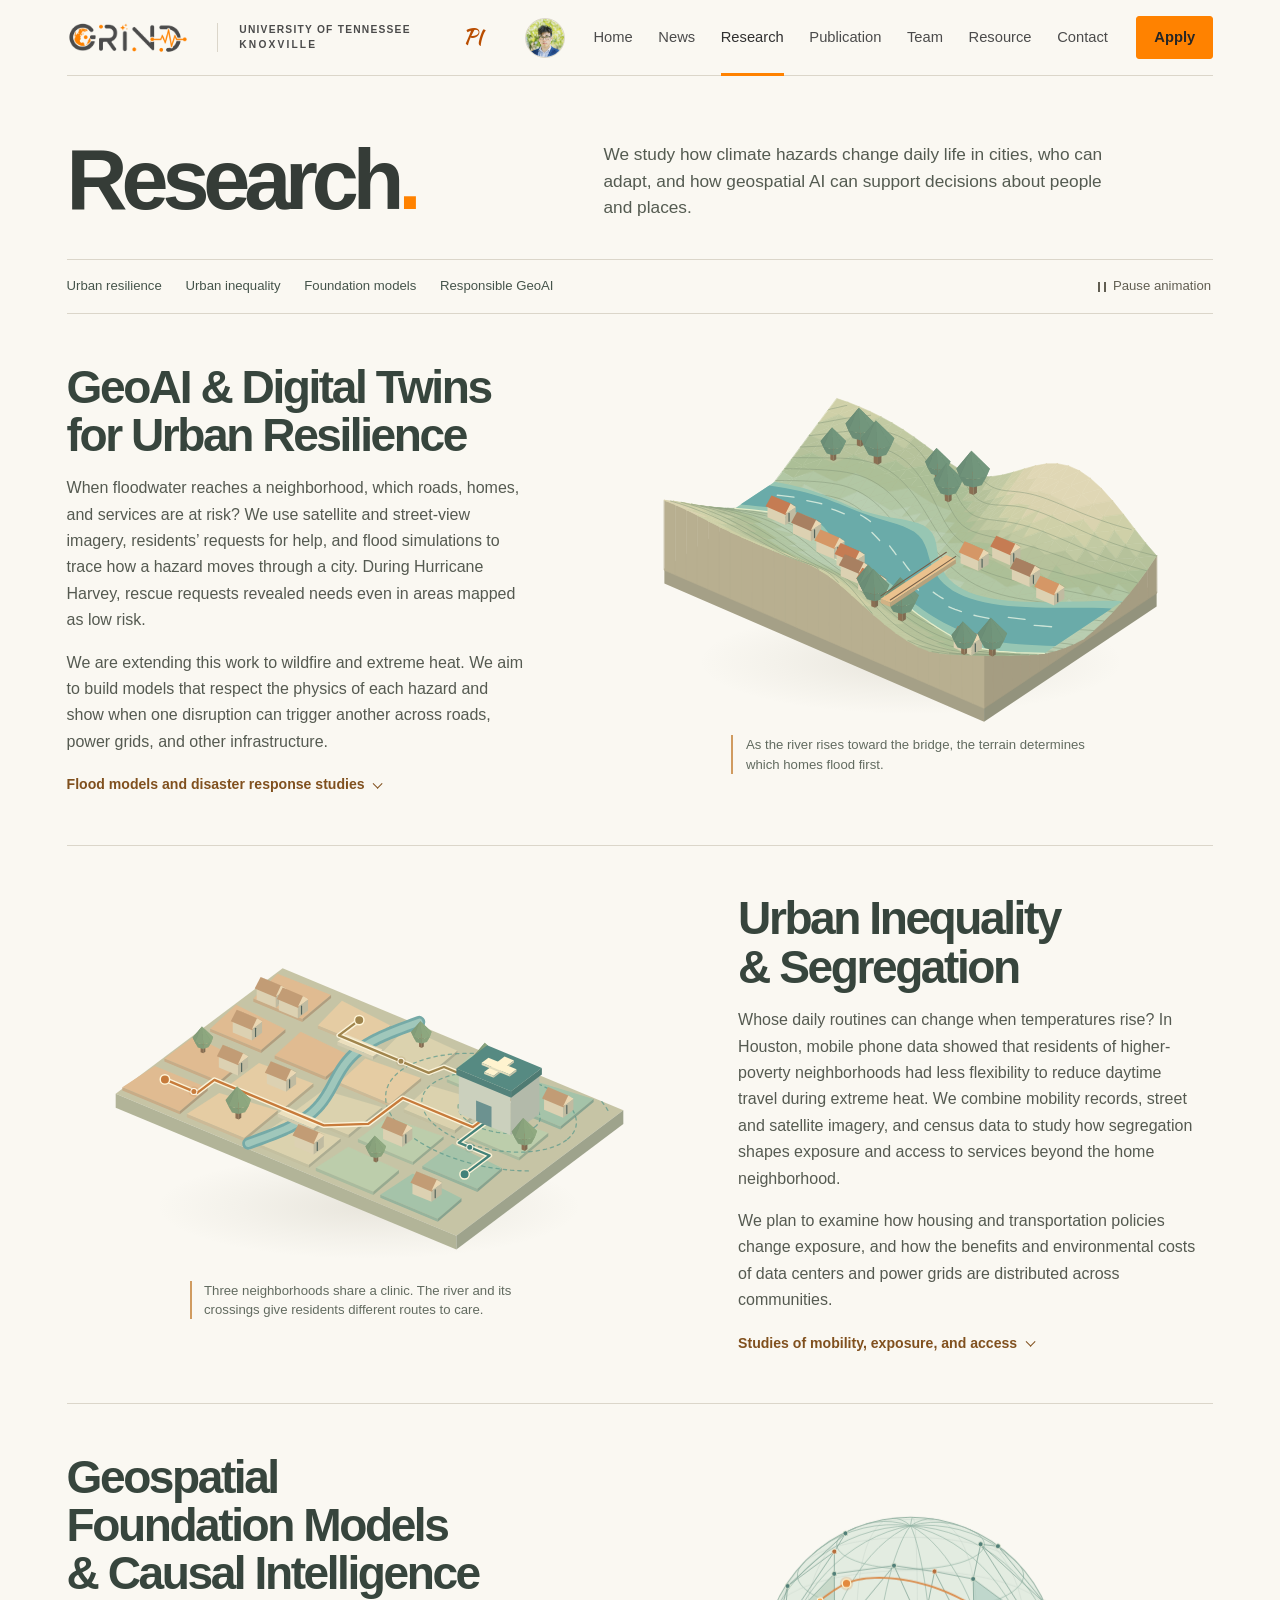
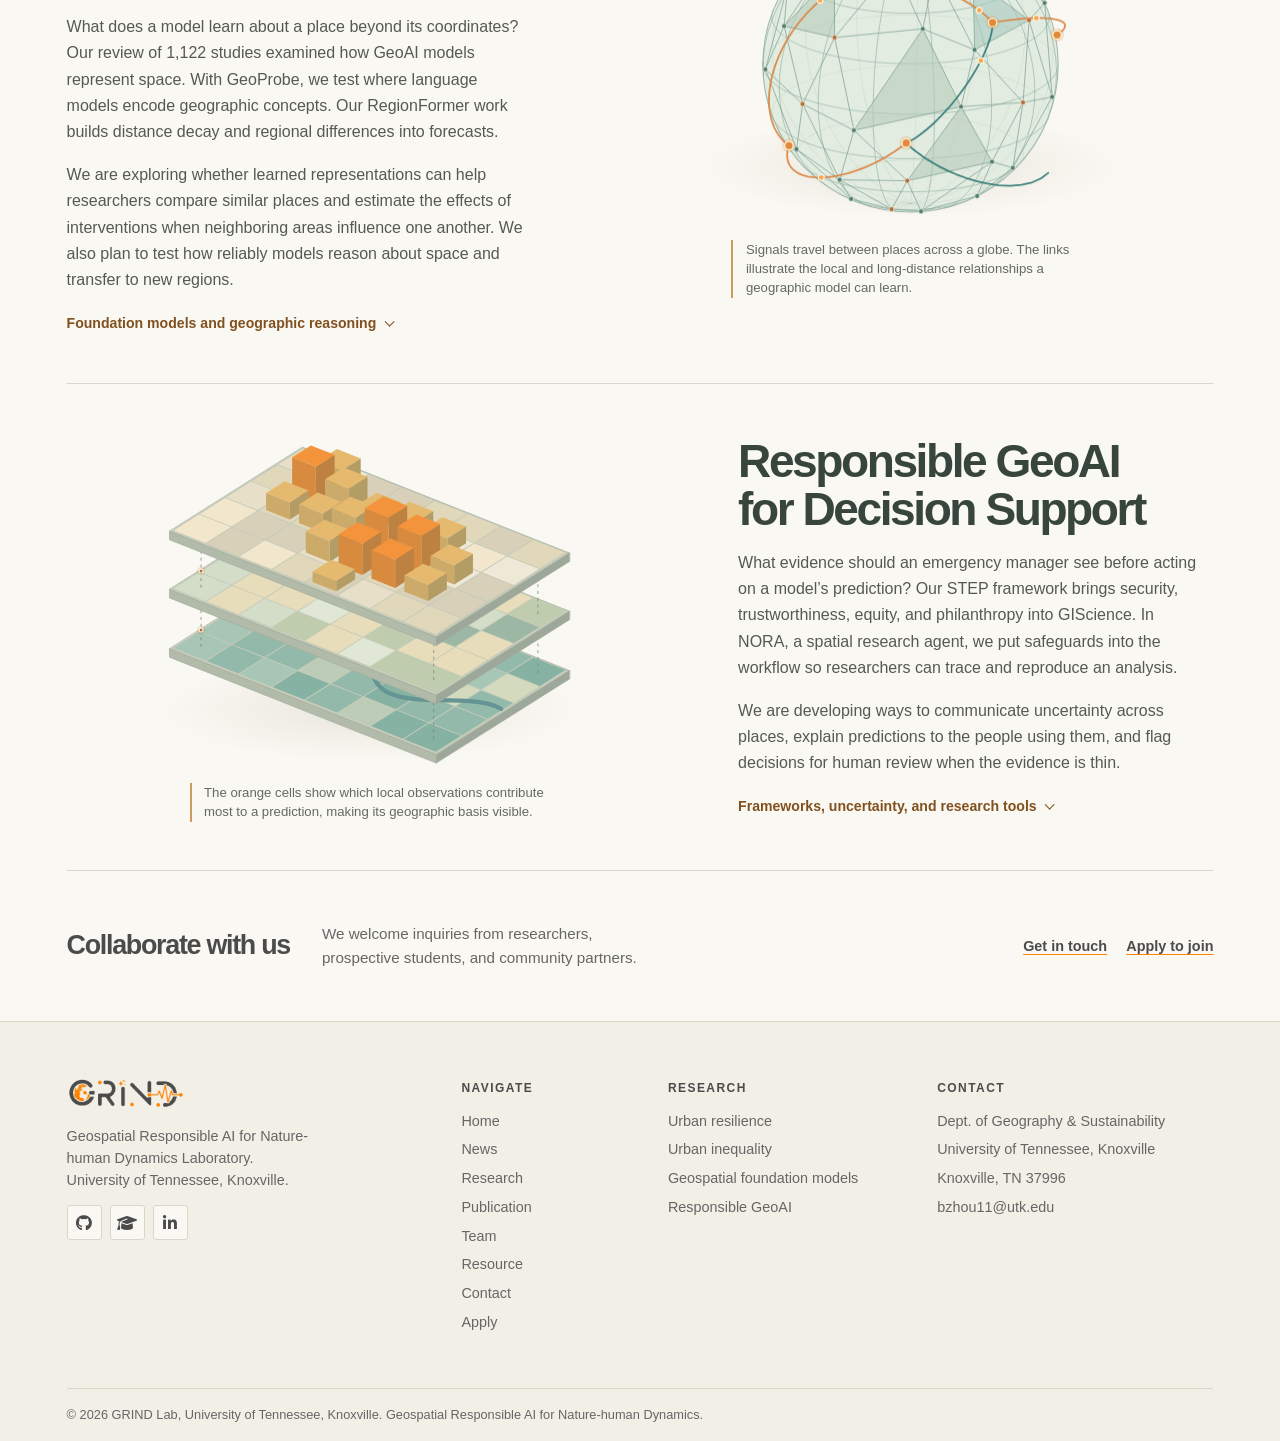
<file: research.html>
<!DOCTYPE html>
<html lang="en">

<head>
  <meta charset="UTF-8">

  <meta
    name="viewport"
    content="width=device-width, initial-scale=1.0">

  <meta
    name="description"
    content="Explore GRIND Lab research on urban resilience and digital twins, urban inequality and segregation, geospatial foundation models and causal intelligence, and responsible GeoAI.">

  <title>Research — GRIND Lab</title>
  <meta name="theme-color" content="#faf8f2">
  <link rel="icon" type="image/png" href="assets/images/logo/grind-icon.png">
  <link rel="stylesheet" href="assets/fonts/fontawesome/icons.css">
  <link rel="stylesheet" href="assets/css/main.css">
  <link rel="stylesheet" href="assets/css/projects.css">
</head>

<body>
  <a class="skip-link" href="#main-content">Skip to content</a>
  <nav class="navbar" id="navbar" aria-label="Main navigation">
    <div class="nav-container">
      <a class="nav-brand" href="index.html" aria-label="GRIND Lab home">
        <img src="assets/images/logo/grind-tennessee.png" alt="GRIND Lab" width="640" height="173">
      </a>
      <div class="affiliation">University of Tennessee<span>Knoxville</span></div>
      <a class="pi-avatar" href="https://bzbarrett.github.io/" aria-label="Bing Zhou’s personal website" title="Principal Investigator · Bing Zhou’s personal website">
        <span class="pi-hint" aria-hidden="true">PI <span class="pi-arrow"></span></span>
        <span class="nav-portrait" aria-hidden="true">
          <span class="portrait-turn">
            <img class="portrait-face" src="assets/images/team/bing-zhou-avatar.jpg" alt="" width="40" height="40">
            <img class="portrait-face portrait-back" src="assets/images/team/bing-zhou-avatar-illustrated.webp" alt="" width="40" height="40">
          </span>
        </span>
      </a>
      <ul class="nav-menu" id="nav-menu">
        <li><a class="nav-link" href="index.html">Home</a></li>
        <li><a class="nav-link" href="news.html">News</a></li>
        <li><a class="nav-link" href="research.html" aria-current="page">Research</a></li>
        <li><a class="nav-link" href="publications.html">Publication</a></li>
        <li><a class="nav-link" href="team.html">Team</a></li>
        <li><a class="nav-link" href="resources.html">Resource</a></li>
        <li><a class="nav-link" href="contact.html">Contact</a></li>
      </ul>
      <div class="nav-actions">
        <a class="btn-apply" href="apply.html">Apply</a>
        <button class="hamburger" id="hamburger" type="button" aria-label="Toggle navigation" aria-expanded="false" aria-controls="nav-menu">
          <span></span><span></span><span></span>
        </button>
      </div>
    </div>
  </nav>

  <main id="main-content" tabindex="-1">
    <header class="research-heading container">
      <div class="research-heading-text">
        <h1>Research<span aria-hidden="true">.</span></h1>
        <p>We study how climate hazards change daily life in cities, who can adapt, and how geospatial AI can support decisions about people and places.</p>
      </div>
      <div class="research-contents">
        <nav aria-label="Research directions">
          <a href="#disaster-resilience">Urban resilience</a>
          <a href="#environmental-justice">Urban inequality</a>
          <a href="#spatial-data-science">Foundation models</a>
          <a href="#responsible-geoai">Responsible GeoAI</a>
        </nav>
        <button class="motion-link" id="research-motion" type="button" hidden>Pause animation</button>
      </div>
    </header>
    <div class="directions container">
      <section class="direction" id="disaster-resilience" aria-labelledby="disaster-resilience-title">
        <div class="direction-copy" id="earth-observation">
          <h2 id="disaster-resilience-title">GeoAI &amp; Digital Twins for Urban Resilience</h2>
          <p>When floodwater reaches a neighborhood, which roads, homes, and services are at risk? We use satellite and street-view imagery, residents’ requests for help, and flood simulations to trace how a hazard moves through a city. During Hurricane Harvey, rescue requests revealed needs even in areas mapped as low risk.</p>
          <p>We are extending this work to wildfire and extreme heat. We aim to build models that respect the physics of each hazard and show when one disruption can trigger another across roads, power grids, and other infrastructure.</p>
          <details class="direction-work">
            <summary>Flood models and disaster response studies</summary>
            <ul>
              <li><a href="https://doi.org/10.1016/j.compenvurbsys.2026.102414">FlowsDT</a><p>A geospatial digital twin simulates how urban floods unfold in space and time.</p></li>
              <li><a href="https://doi.org/10.1016/j.compenvurbsys.2022.101824">VictimFinder</a><p>A language model identifies requests for rescue in social media messages during a hurricane.</p></li>
              <li><a href="https://doi.org/10.1016/j.compenvurbsys.2025.102335">Street-level damage assessment</a><p>Before-and-after imagery records damage at individual locations.</p></li>
              <li id="featured-project"><a href="https://hazard-weave.vercel.app/">HazardWeave</a><p>Our AI Tennessee THRIVE project brings hazard information together to support local emergency planning.</p></li>
            </ul>
          </details>
        </div>
        <figure class="direction-figure">
          <div class="direction-art" aria-hidden="true">
            <img src="assets/research/directions/hazards.svg" alt="" width="540" height="312" fetchpriority="high">
            <canvas data-scene="hazards" width="540" height="312"></canvas>
          </div>
          <figcaption>As the river rises toward the bridge, the terrain determines which homes flood first.</figcaption>
        </figure>
      </section>
      <section class="direction" id="environmental-justice" aria-labelledby="environmental-justice-title">
        <div class="direction-copy" id="nature-human-systems">
          <h2 id="environmental-justice-title">Urban Inequality &amp; Segregation</h2>
          <p>Whose daily routines can change when temperatures rise? In Houston, mobile phone data showed that residents of higher-poverty neighborhoods had less flexibility to reduce daytime travel during extreme heat. We combine mobility records, street and satellite imagery, and census data to study how segregation shapes exposure and access to services beyond the home neighborhood.</p>
          <p>We plan to examine how housing and transportation policies change exposure, and how the benefits and environmental costs of data centers and power grids are distributed across communities.</p>
          <details class="direction-work">
            <summary>Studies of mobility, exposure, and access</summary>
            <ul>
              <li><a href="https://doi.org/10.1016/j.jenvman.2024.121665">Mobility during extreme heat</a><p>Mobile phone records reveal differences in how Houston communities adjust their daily activities.</p></li>
              <li><a href="https://doi.org/10.1016/j.ijdrr.2024.104339">Winter Storm Uri and power outages</a><p>Nighttime lights and travel patterns show how the 2021 Texas storm disrupted different communities.</p></li>
              <li><a href="https://doi.org/10.1080/15230406.2024.2314547">Humanitarian needs during Shanghai’s lockdown</a><p>Residents’ requests for food and medical care reveal needs that district-level resource counts miss.</p></li>
            </ul>
          </details>
        </div>
        <figure class="direction-figure">
          <div class="direction-art" aria-hidden="true">
            <img src="assets/research/directions/equity.svg" alt="" width="540" height="312" loading="lazy">
            <canvas data-scene="equity" width="540" height="312"></canvas>
          </div>
          <figcaption>Three neighborhoods share a clinic. The river and its crossings give residents different routes to care.</figcaption>
        </figure>
      </section>
      <section class="direction" id="spatial-data-science" aria-labelledby="spatial-data-science-title">
        <div class="direction-copy">
          <h2 id="spatial-data-science-title">Geospatial Foundation Models &amp; Causal Intelligence</h2>
          <p>What does a model learn about a place beyond its coordinates? Our review of 1,122 studies examined how GeoAI models represent space. With GeoProbe, we test where language models encode geographic concepts. Our RegionFormer work builds distance decay and regional differences into forecasts.</p>
          <p>We are exploring whether learned representations can help researchers compare similar places and estimate the effects of interventions when neighboring areas influence one another. We also plan to test how reliably models reason about space and transfer to new regions.</p>
          <details class="direction-work">
            <summary>Foundation models and geographic reasoning</summary>
            <ul>
              <li><a href="https://doi.org/10.1016/j.isprsjprs.2026.08.001">Measuring spatial explicitness in GeoAI</a><p>A systematic review examines how geographic concepts enter model design and evaluation.</p></li>
              <li><a href="geoprobe.html">GeoProbe</a><p>Layer-by-layer measurements test how language models represent distance decay and spatial autocorrelation.</p></li>
              <li><a href="https://gisense.github.io/SounDiT-Page/">SounDiT</a><p>A diffusion model uses geographic context and sound to generate images of landscapes.</p></li>
            </ul>
          </details>
        </div>
        <figure class="direction-figure">
          <div class="direction-art" aria-hidden="true">
            <img src="assets/research/directions/spatial.svg" alt="" width="540" height="312" loading="lazy">
            <canvas data-scene="spatial" width="540" height="312"></canvas>
          </div>
          <figcaption>Signals travel between places across a globe. The links illustrate the local and long-distance relationships a geographic model can learn.</figcaption>
        </figure>
      </section>
      <section class="direction" id="responsible-geoai" aria-labelledby="responsible-geoai-title">
        <div class="direction-copy">
          <h2 id="responsible-geoai-title">Responsible GeoAI for Decision Support</h2>
          <p>What evidence should an emergency manager see before acting on a model’s prediction? Our STEP framework brings security, trustworthiness, equity, and philanthropy into GIScience. In NORA, a spatial research agent, we put safeguards into the workflow so researchers can trace and reproduce an analysis.</p>
          <p>We are developing ways to communicate uncertainty across places, explain predictions to the people using them, and flag decisions for human review when the evidence is thin.</p>
          <details class="direction-work">
            <summary>Frameworks, uncertainty, and research tools</summary>
            <ul>
              <li><a href="https://doi.org/10.1080/19475683.2026.2738435">The STEP framework</a><p>Four principles guide decisions about geographic data, methods, and whom the work serves.</p></li>
              <li><a href="https://arxiv.org/abs/2605.02092">NORA</a><p>An autonomous research agent supports reproducible spatial data science from question to report.</p></li>
              <li><a href="https://doi.org/10.1080/15230406.2023.2286385">Uncertainty in geolocating social media</a><p>Different geolocation methods can change where disaster reports appear on a map.</p></li>
            </ul>
          </details>
        </div>
        <figure class="direction-figure">
          <div class="direction-art" aria-hidden="true">
            <img src="assets/research/directions/geoai.svg" alt="" width="540" height="312" loading="lazy">
            <canvas data-scene="geoai" width="540" height="312"></canvas>
          </div>
          <figcaption>The orange cells show which local observations contribute most to a prediction, making its geographic basis visible.</figcaption>
        </figure>
      </section>
    </div>
    <aside class="research-contact container" aria-label="Research collaboration">
      <h2>Collaborate with us</h2>
      <p>We welcome inquiries from researchers, prospective students, and community partners.</p>
      <div><a href="contact.html">Get in touch</a><a href="apply.html">Apply to join</a></div>
    </aside>
  </main>

  <footer class="footer">

    <div class="footer-inner">


      <div class="footer-brand-col">

        <img src="assets/images/logo/grind-tennessee.png" alt="GRIND Lab" width="640" height="173">


        <p>
          Geospatial Responsible AI for Nature-human Dynamics Laboratory.
          <br>
          University of Tennessee, Knoxville.
        </p>


        <div class="footer-social">


          <a
            href="https://github.com/bzbarrett"
            target="_blank"
            rel="noopener noreferrer"
            aria-label="GitHub">

            <i class="fab fa-github" aria-hidden="true"></i>

          </a>


          <a
            href="https://scholar.google.com/citations?user=ehw9A-EAAAAJ"
            target="_blank"
            rel="noopener noreferrer"
            aria-label="Google Scholar">

            <i class="fas fa-graduation-cap" aria-hidden="true"></i>

          </a>


          <a
            href="https://www.linkedin.com/in/bing-zhou-a90b98239/"
            target="_blank"
            rel="noopener noreferrer"
            aria-label="LinkedIn">

            <i class="fab fa-linkedin-in" aria-hidden="true"></i>

          </a>

        </div>

      </div>



      <div class="footer-col">

        <h4>
          Navigate
        </h4>

        <ul>

          <li>
            <a href="index.html">
              Home
            </a>
          </li>

          <li>
            <a href="news.html">
              News
            </a>
          </li>

          <li>
            <a href="research.html">Research</a>
          </li>
            <li><a href="publications.html">Publication</a></li>

          <li>
            <a href="team.html">
              Team
            </a>
          </li>
          <li><a href="resources.html">Resource</a></li>

          <li>
            <a href="contact.html">
              Contact
            </a>
          </li>

          <li>
            <a href="apply.html">
              Apply
            </a>
          </li>

        </ul>

      </div>



      <div class="footer-col">

        <h4>
          Research
        </h4>

        <ul>

          <li>
            <a href="research.html#disaster-resilience">
              Urban resilience
            </a>
          </li>

          <li>
            <a href="research.html#environmental-justice">
              Urban inequality
            </a>
          </li>

          <li>
            <a href="research.html#spatial-data-science">
              Geospatial foundation models
            </a>
          </li>

          <li>
            <a href="research.html#responsible-geoai">
              Responsible GeoAI
            </a>
          </li>

        </ul>

      </div>



      <div class="footer-col">

        <h4>
          Contact
        </h4>

        <ul>

          <li>
            Dept. of Geography &amp; Sustainability
          </li>

          <li>
            University of Tennessee, Knoxville
          </li>

          <li>
            Knoxville, TN 37996
          </li>

          <li>

            <a href="mailto:bzhou11@utk.edu">
              bzhou11@utk.edu
            </a>

          </li>

        </ul>

      </div>

    </div>



    <div class="footer-bottom container">

      <span>
        &copy; 2026 GRIND Lab,
        University of Tennessee, Knoxville.
      </span>

      <span>
        Geospatial Responsible AI for Nature-human Dynamics.
      </span>

    </div>

  </footer>

  <button type="button" class="scroll-top" aria-label="Scroll to top" hidden><i class="fas fa-arrow-up" aria-hidden="true"></i></button>
  <script src="assets/js/main.js" defer></script>
  <script type="module" src="assets/js/research.js"></script>
</body>
</html>
</file>
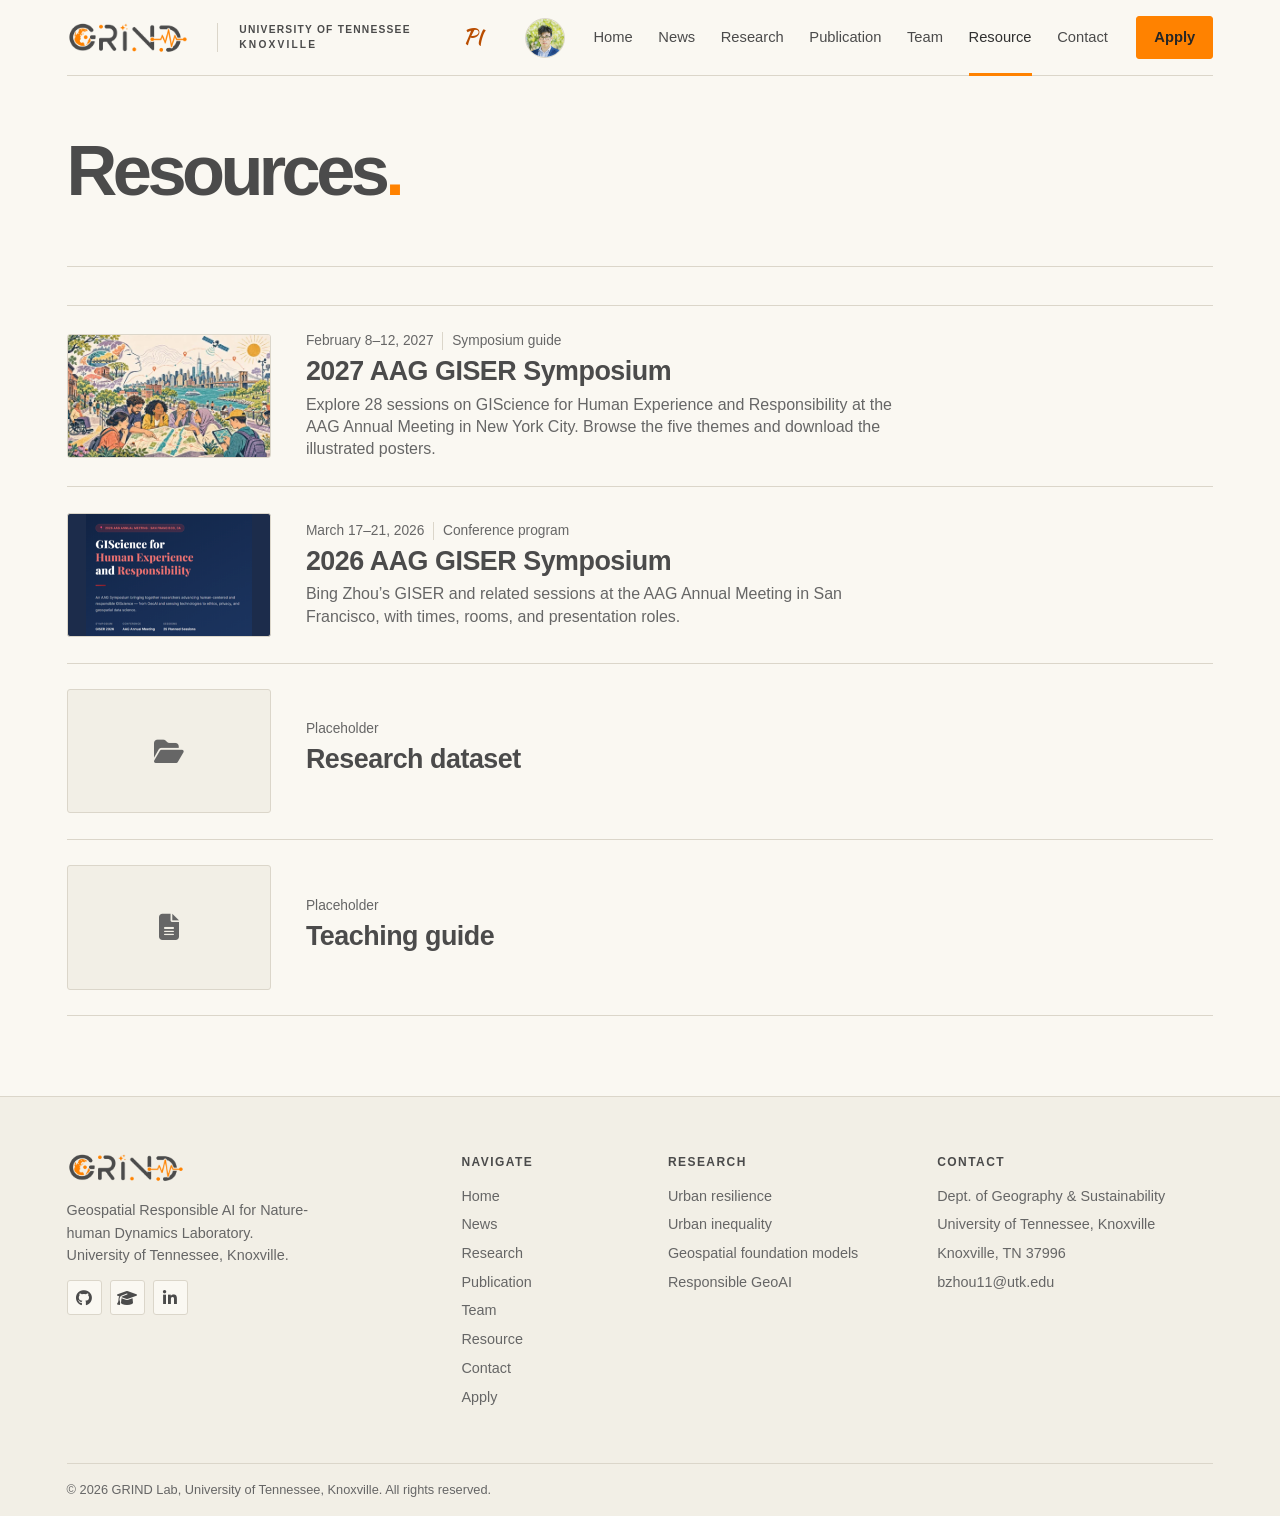
<file: resources.html>
<!DOCTYPE html>
<html lang="en">
<head>
  <meta charset="UTF-8">
  <meta name="viewport" content="width=device-width, initial-scale=1.0">
  <meta name="description" content="Conference programs and resources from the GRIND Lab.">
  <title>Resources — GRIND Lab</title>
  <meta name="theme-color" content="#faf8f2">
  <link rel="icon" type="image/png" href="assets/images/logo/grind-icon.png">
  <link rel="stylesheet" href="assets/fonts/fontawesome/icons.css">
  <link rel="stylesheet" href="assets/css/main.css">
  <link rel="stylesheet" href="assets/css/news-rows.css">
  <link rel="stylesheet" href="assets/css/resources.css">
</head>
<body>
  <a class="skip-link" href="#main-content">Skip to content</a>
  <nav class="navbar" id="navbar" aria-label="Main navigation">
    <div class="nav-container">
      <a class="nav-brand" href="index.html" aria-label="GRIND Lab home">
        <img src="assets/images/logo/grind-tennessee.png" alt="GRIND Lab" width="640" height="173">
      </a>
      <div class="affiliation">University of Tennessee<span>Knoxville</span></div>
      <a class="pi-avatar" href="https://bzbarrett.github.io/" aria-label="Bing Zhou’s personal website" title="Principal Investigator · Bing Zhou’s personal website">
        <span class="pi-hint" aria-hidden="true">PI <span class="pi-arrow"></span></span>
        <span class="nav-portrait" aria-hidden="true">
          <span class="portrait-turn">
            <img class="portrait-face" src="assets/images/team/bing-zhou-avatar.jpg" alt="" width="40" height="40">
            <img class="portrait-face portrait-back" src="assets/images/team/bing-zhou-avatar-illustrated.webp" alt="" width="40" height="40">
          </span>
        </span>
      </a>
      <ul class="nav-menu" id="nav-menu">
        <li><a class="nav-link" href="index.html">Home</a></li>
        <li><a class="nav-link" href="news.html">News</a></li>
        <li><a class="nav-link" href="research.html">Research</a></li>
        <li><a class="nav-link" href="publications.html">Publication</a></li>
        <li><a class="nav-link" href="team.html">Team</a></li>
        <li><a class="nav-link" href="resources.html" aria-current="page">Resource</a></li>
        <li><a class="nav-link" href="contact.html">Contact</a></li>
      </ul>
      <div class="nav-actions">
        <a class="btn-apply" href="apply.html">Apply</a>
        <button class="hamburger" id="hamburger" type="button" aria-label="Toggle navigation" aria-expanded="false" aria-controls="nav-menu">
          <span></span><span></span><span></span>
        </button>
      </div>
    </div>
  </nav>

  <main id="main-content" tabindex="-1">
    <header class="page-hero"><h1>Resources</h1></header>
    <div class="container resource-index">
      <ol class="news-rows resource-list" aria-label="Resources, newest first">
        <li>
          <a href="aag-2027-giser.html">
            <img class="news-thumb" src="assets/resources/giser-2027/new-york-480.webp" alt="" width="480" height="270">
            <div class="news-row-copy">
              <div class="news-row-meta"><time datetime="2027-02-08">February 8–12, 2027</time><span>Symposium guide</span></div>
              <h2>2027 AAG GISER Symposium</h2>
              <p>Explore 28 sessions on GIScience for Human Experience and Responsibility at the AAG Annual Meeting in New York City. Browse the five themes and download the illustrated posters.</p>
            </div>
          </a>
        </li>
        <li>
          <a href="aag-2026-giser.html">
            <img class="news-thumb symposium-thumb" src="assets/images/news/thumbs/giser.png" alt="" width="280" height="206">
            <div class="news-row-copy">
              <div class="news-row-meta"><time datetime="2026-03-17">March 17–21, 2026</time><span>Conference program</span></div>
              <h2>2026 AAG GISER Symposium</h2>
              <p>Bing Zhou’s GISER and related sessions at the AAG Annual Meeting in San Francisco, with times, rooms, and presentation roles.</p>
            </div>
          </a>
        </li>
        <li>
          <div class="resource-placeholder">
            <span class="news-thumb placeholder-thumb" aria-hidden="true"><i class="fas fa-folder-open"></i></span>
            <div class="news-row-copy">
              <div class="news-row-meta">Placeholder</div>
              <h2>Research dataset</h2>
            </div>
          </div>
        </li>
        <li>
          <div class="resource-placeholder">
            <span class="news-thumb placeholder-thumb" aria-hidden="true"><i class="fas fa-file-alt"></i></span>
            <div class="news-row-copy">
              <div class="news-row-meta">Placeholder</div>
              <h2>Teaching guide</h2>
            </div>
          </div>
        </li>
      </ol>
    </div>
  </main>

  <footer class="footer">
    <div class="footer-inner">
      <!-- Brand -->
      <div class="footer-brand-col">
        <img src="assets/images/logo/grind-tennessee.png" alt="GRIND Lab" width="640" height="173">
        <p>Geospatial Responsible AI for Nature-human Dynamics Laboratory.<br>University of Tennessee, Knoxville.</p>
        <div class="footer-social">
          <a href="https://github.com/bzbarrett" target="_blank" rel="noopener noreferrer" aria-label="GitHub"><i class="fab fa-github" aria-hidden="true"></i></a>
          <a href="https://scholar.google.com/citations?user=ehw9A-EAAAAJ" target="_blank" rel="noopener noreferrer" aria-label="Google Scholar"><i class="fas fa-graduation-cap" aria-hidden="true"></i></a>
          <a href="https://www.linkedin.com/in/bing-zhou-a90b98239/" target="_blank" rel="noopener noreferrer" aria-label="LinkedIn"><i class="fab fa-linkedin-in" aria-hidden="true"></i></a>
        </div>
      </div>

      <!-- Nav Links -->
      <div class="footer-col">
        <h4>Navigate</h4>
        <ul>
          <li><a href="index.html">Home</a></li>
          <li><a href="news.html">News</a></li>
          <li><a href="research.html">Research</a></li>
          <li><a href="publications.html">Publication</a></li>
          <li><a href="team.html">Team</a></li>
          <li><a href="resources.html">Resource</a></li>
          <li><a href="contact.html">Contact</a></li>
          <li><a href="apply.html">Apply</a></li>
        </ul>
      </div>

      <!-- Research Links -->
      <div class="footer-col">
        <h4>Research</h4>
        <ul>
          <li><a href="research.html#disaster-resilience">Urban resilience</a></li>
          <li><a href="research.html#environmental-justice">Urban inequality</a></li>
          <li><a href="research.html#spatial-data-science">Geospatial foundation models</a></li>
          <li><a href="research.html#responsible-geoai">Responsible GeoAI</a></li>
        </ul>
      </div>

      <!-- Contact -->
      <div class="footer-col">
        <h4>Contact</h4>
        <ul>
          <li>Dept. of Geography &amp; Sustainability</li>
          <li>University of Tennessee, Knoxville</li>
          <li>Knoxville, TN 37996</li>
          <li><a href="mailto:bzhou11@utk.edu">bzhou11@utk.edu</a></li>
        </ul>
      </div>
    </div>

    <div class="footer-bottom container">
      <span>&copy; 2026 GRIND Lab, University of Tennessee, Knoxville. All rights reserved.</span>
    </div>
  </footer>

  <button type="button" class="scroll-top" aria-label="Scroll to top" hidden><i class="fas fa-arrow-up" aria-hidden="true"></i></button>
  <script src="assets/js/main.js" defer></script>
  <script src="assets/js/resources.js" defer></script>
</body>
</html>
</file>
<file: assets/css/main.css>
/* The research visualization's Tennessee Orange, Smokey Gray and warm ivory. */
@font-face {
  font-family: "GRIND PI Brush";
  src: url("../fonts/pi-brush/pi-brush.woff") format("woff");
  font-style: normal;
  font-weight: 400;
  font-display: swap;
  unicode-range: U+0049, U+0050;
}

:root {
  --orange: #ff8200;
  --smokey: #4b4b4b;
  --muted: #666;
  --line: #dbd6ca;
  --paper: #faf8f2;
  --surface: #f2efe6;
  --frame: min(89.6%, 1472px);
  --section-space: clamp(3.25rem, 6.2vw, 6.5rem);
  --gap: clamp(1.25rem, 2.4vw, 2.5rem);
  --header-height: 76px;
  font-family: Arial, Helvetica, sans-serif;
  color: var(--smokey);
  background: var(--paper);
  font-synthesis: none;
}

*, *::before, *::after { box-sizing: border-box; }
html { scroll-padding-top: calc(var(--header-height) + 1.25rem); }
body { margin: 0; font-size: 1rem; line-height: 1.55; -webkit-font-smoothing: antialiased; }
h1, h2, h3, h4, p, ul { margin: 0; }
h1, h2, h3, h4 { line-height: 1.15; text-wrap: pretty; }
h2 { font-size: clamp(1.8rem, 3.1vw, 3.1rem); letter-spacing: -.048em; }
h3 { font-size: clamp(1.19rem, 1.55vw, 1.55rem); letter-spacing: -.032em; }
h4 { font-size: 1.05rem; letter-spacing: -.012em; }
p { color: var(--muted); }
a { color: inherit; text-decoration-color: var(--orange); text-underline-offset: .2em; }
a:hover { text-decoration-thickness: 2px; }
button, input { font: inherit; color: inherit; }
button { background: none; border: 0; cursor: pointer; }
button, a { -webkit-tap-highlight-color: transparent; }
img { display: block; max-width: 100%; height: auto; }
:focus-visible { outline: 2px solid var(--smokey); outline-offset: 4px; }
main:focus, .motion:focus { outline: none; }
[hidden] { display: none !important; }
.sr-only, .skip-link:not(:focus) { position: absolute; width: 1px; height: 1px; padding: 0; overflow: hidden; clip-path: inset(50%); white-space: nowrap; }
.skip-link:focus { position: fixed; top: 12px; left: 12px; z-index: 20; padding: .65rem 1rem; background: var(--paper); }

/* Masthead */
.navbar { position: sticky; top: 0; z-index: 10; background: var(--paper); }
.nav-container {
  width: var(--frame); height: var(--header-height); margin-inline: auto;
  display: flex; align-items: center; gap: clamp(1rem, 2.2vw, 2rem);
  border-bottom: 1px solid var(--line);
}
.nav-brand { display: block; flex: none; }
.nav-brand img { width: 122px; height: auto; }
.affiliation { border-left: 1px solid var(--line); padding-left: 1.35rem; font-size: .64rem; font-weight: 700; line-height: 1.45; letter-spacing: .12em; text-transform: uppercase; }
.affiliation span { display: block; letter-spacing: .21em; }
.pi-avatar { flex: none; margin-left: auto; display: inline-flex; align-items: center; gap: .5rem; min-height: 44px; border-radius: 3px; text-decoration: none; }
.pi-hint {
  display: inline-flex;
  align-items: center;
  gap: .35rem;
  color: #b94d00;
  font: 400 1.32rem/1 "GRIND PI Brush", "Brush Script MT", cursive;
}
.pi-arrow {
  display: inline-block;
  flex: none;
  width: 1.8rem;
  height: 1rem;
  background-color: currentColor;
  --arrow-mask: url("../images/logo/pi-arrow.svg") center / contain no-repeat;
  -webkit-mask: var(--arrow-mask);
  mask: var(--arrow-mask);
}
@keyframes draw-pi-arrow {
  0%, 4% { clip-path: inset(0 100% 0 0); }
  38%, 72% { clip-path: inset(0); }
  96%, 100% { clip-path: inset(0 0 0 100%); }
}
@media (prefers-reduced-motion: no-preference) {
  .pi-arrow {
    /* The two ends of the loop both have zero visible width. */
    animation: draw-pi-arrow 3s ease-in-out infinite both;
  }
}
.nav-portrait, .portrait-flip { position: relative; aspect-ratio: 1; border-radius: 50%; perspective: 950px; }
.nav-portrait { flex: none; width: 40px; }
.portrait-turn { position: absolute; inset: 0; border-radius: inherit; transform-style: preserve-3d; transition: transform .55s ease; }
.portrait-face { position: absolute; inset: 0; width: 100%; height: 100%; object-fit: cover; border-radius: inherit; -webkit-backface-visibility: hidden; backface-visibility: hidden; }
.nav-portrait .portrait-face { border: 1px solid var(--line); }
.portrait-back, .portrait-flip[aria-pressed="true"] .portrait-turn, .pi-avatar:focus-visible .portrait-turn, .pi-avatar:active .portrait-turn { transform: rotateY(180deg); }
.pi-avatar:is(:hover, :focus-visible) .portrait-face { border-color: var(--orange); }
@media (hover: hover) {
  .pi-avatar:hover .portrait-turn { transform: rotateY(180deg); }
}
@media (prefers-reduced-motion: reduce) {
  .portrait-turn { transition: none; }
}
.nav-menu { align-self: stretch; display: flex; align-items: stretch; gap: clamp(1rem, 2vw, 2rem); padding: 0; list-style: none; }
.nav-menu li { display: flex; }
.nav-link { position: relative; display: flex; align-items: center; font-size: .92rem; font-weight: 500; text-decoration: none; }
.nav-link[aria-current], .nav-link:hover { color: #303030; }
.nav-link[aria-current]::after, .nav-link:hover::after { content: ''; position: absolute; bottom: -1px; left: 0; right: 0; height: 3px; background: var(--orange); }
.nav-actions, .cta-actions { display: flex; align-items: center; gap: .8rem; }
.btn-apply, .btn, .featured-live-btn, .join-team-button, .profile-link-btn {
  display: inline-flex; align-items: center; justify-content: center; gap: .55rem; width: fit-content;
  padding: .63rem 1.08rem; border: 1px solid var(--line); border-radius: 3px;
  background: var(--paper); color: var(--smokey); font-size: .92rem; font-weight: 600; line-height: 1.35; text-decoration: none;
}
.btn-apply, .btn-primary, .btn-white, .featured-live-btn, .join-team-button { background: var(--orange); border-color: var(--orange); color: #262626; }
.btn:hover, .profile-link-btn:hover { border-color: var(--smokey); }
.btn-apply:hover, .btn-primary:hover, .btn-white:hover, .featured-live-btn:hover, .join-team-button:hover { background: #f39633; border-color: #f39633; }
.btn-apply[aria-current] { box-shadow: inset 0 -3px var(--smokey); }
.hamburger { display: none; width: 42px; height: 42px; align-items: center; justify-content: center; flex-direction: column; gap: 5px; }
.hamburger span { width: 22px; height: 2px; background: var(--smokey); }
.hamburger.open span:first-child { transform: translateY(7px) rotate(45deg); }
.hamburger.open span:nth-child(2) { opacity: 0; }
.hamburger.open span:last-child { transform: translateY(-7px) rotate(-45deg); }

/* Page and section typography */
.container, .page-hero, .footer-inner, .footer-bottom { width: var(--frame); margin-inline: auto; }
.page-hero { padding-block: clamp(2.25rem, 4.5vw, 4.8rem); border-bottom: 1px solid var(--line); }
.page-hero h1 { font-size: clamp(2.65rem, 5.5vw, 5.4rem); font-weight: 700; letter-spacing: -.065em; line-height: 1.06; }
.page-hero h1::after { content: '.'; color: var(--orange); }
.section { padding-block: var(--section-space); }
.section-light { background: var(--surface); }
.section-tag, .section-header .section-tag {
  display: flex; align-items: center; gap: .65rem; width: fit-content; margin-bottom: 1rem;
  font-size: .75rem; font-weight: 700; line-height: 1.3; letter-spacing: .15em; text-transform: uppercase;
}
.section-tag::before { content: ''; flex: none; width: 25px; height: 3px; background: var(--orange); }
.section-header { margin-bottom: clamp(1.75rem, 3vw, 3rem); }
.section-title { margin-bottom: .55rem; }
.section-subtitle { max-width: 65ch; }
.badge, .interest-tag, .interest-chip, .member-tag, .position-status, .required-mark {
  display: inline-block; border: 1px solid var(--line); background: var(--paper); padding: .25rem .54rem;
  border-radius: 3px; font-size: .76rem; line-height: 1.4; color: var(--smokey); font-weight: 500;
}
.read-more, .project-view-link, .publication-link, .direct-text-link, .join-contact-link {
  width: fit-content; font-size: .92rem; font-weight: 600; text-decoration: underline; text-decoration-color: var(--orange); text-underline-offset: .28em;
}
.read-more i, .project-view-link i, .direct-text-link i { font-size: .75em; margin-left: .25em; }
.news-card h3 a, .project-card h3 a { text-decoration: none; }
.news-card h3 a:hover, .project-card h3 a:hover { text-decoration: underline; text-decoration-color: var(--orange); }

.research-grid, .news-grid, .projects-grid, .team-grid, .collab-grid { display: grid; gap: var(--gap); align-items: stretch; }
.research-grid, .news-grid, .projects-grid, .team-grid, .collab-grid { grid-template-columns: repeat(3, minmax(0,1fr)); }
.news-card, .project-card, .team-card { display: flex; flex-direction: column; min-width: 0; border: 1px solid var(--line); background: var(--paper); border-radius: 3px; overflow: hidden; }
.news-card-body, .project-card-body, .team-card-body { display: flex; flex: 1; flex-direction: column; align-items: flex-start; gap: .8rem; padding: clamp(1.1rem, 1.9vw, 1.85rem); }
.news-card-img, .project-card-img { position: relative; overflow: hidden; border-bottom: 1px solid var(--line); aspect-ratio: 16 / 9; background: var(--surface); }
.project-card-img a, .project-featured-visual a { display: block; width: 100%; height: 100%; }
.news-card-img img, .project-card-img img, .project-featured-visual img { width: 100%; height: 100%; object-fit: cover; }
.news-card-footer, .project-card-footer { align-self: stretch; border-top: 1px solid var(--line); padding-top: .9rem; margin-top: auto; }
.news-card-footer, .research-tags, .project-card-tags, .team-card-tags, .research-interests-list, .director-profile-links, .cta-actions { display: flex; align-items: center; flex-wrap: wrap; gap: .5rem; }
.project-featured-card { display: grid; grid-template-columns: 1.05fr 1fr; border: 1px solid var(--line); border-radius: 3px; overflow: hidden; }
.project-featured-visual { position: relative; min-height: 260px; background: var(--surface); }
.project-featured-visual a { position: absolute; inset: 0; }
.project-featured-body { display: flex; flex-direction: column; align-items: flex-start; justify-content: center; gap: 1.15rem; padding: clamp(1.5rem, 3.6vw, 3.75rem); }
.project-featured-body h2 { font-size: clamp(1.8rem, 2.9vw, 3rem); line-height: 1.12; }
.project-featured-body .section-tag { margin: 0; }
.project-status-badge, .cat-icon { position: absolute; top: .8rem; left: .8rem; border: 1px solid var(--line); border-left: 3px solid var(--orange); background: var(--paper); border-radius: 2px; padding: .25rem .55rem; font-size: .78rem; font-weight: 600; }

.cta-section { padding-block: var(--section-space); border-top: 1px solid var(--line); }
.cta-inner { width: var(--frame); margin-inline: auto; padding-left: clamp(1.25rem, 2.6vw, 2.75rem); border-left: 3px solid var(--orange); }
.cta-inner h2 { margin-bottom: .7rem; }
.cta-inner p { max-width: 68ch; }
.cta-actions, .cta-email-static { margin-top: 1.5rem; gap: .8rem; }
.footer { background: var(--surface); border-top: 1px solid var(--line); }
.footer-inner { padding-block: clamp(2.5rem, 4.3vw, 4.5rem); display: grid; grid-template-columns: 1.45fr .7fr .95fr 1.1fr; gap: var(--gap); }
.footer-brand-col img { width: 118px; margin-bottom: 1rem; }
.footer-brand-col p, .footer-col li { font-size: .9rem; color: var(--muted); }
.footer-brand-col p { max-width: 32ch; }
.footer-social, .team-card-links { display: flex; gap: .5rem; margin-top: .85rem; }
.footer-social a, .team-card-link { width: 35px; height: 35px; border: 1px solid var(--line); border-radius: 3px; display: grid; place-items: center; text-decoration: none; background: var(--paper); }
.footer-social a:hover, .team-card-link:hover { border-color: var(--orange); }
.footer-col h4 { margin: .3rem 0 .9rem; font-size: .75rem; text-transform: uppercase; letter-spacing: .12em; }
.footer-col ul { list-style: none; padding: 0; display: grid; gap: .4rem; }
.footer-col a { text-decoration: none; }
.footer-col a:hover { text-decoration: underline; text-decoration-color: var(--orange); }
.footer-bottom { padding-block: 1rem; border-top: 1px solid var(--line); font-size: .8rem; color: var(--muted); }
.scroll-top { position: fixed; z-index: 8; bottom: 1rem; right: 1rem; width: 42px; height: 42px; background: var(--paper); border: 1px solid var(--line); border-radius: 3px; }

@media (max-width: 980px) {
  .research-grid, .projects-grid, .news-grid, .collab-grid { grid-template-columns: repeat(2, minmax(0,1fr)); }
}
@media (max-width: 1140px) {
  :root { --header-height: 64px; }
  .nav-menu { display: none; position: absolute; top: 100%; left: 0; right: 0; max-height: calc(100dvh - var(--header-height)); overflow-y: auto; background: var(--paper); padding: .65rem 5.2% 1rem; border-bottom: 1px solid var(--line); box-shadow: 0 8px 12px #00000008; }
  .nav-menu.open { display: grid; gap: 0; }
  .nav-link { padding: .65rem 0; width: 100%; }
  .nav-link[aria-current]::after, .nav-link:hover::after { width: 22px; height: 2px; bottom: 5px; }
  .nav-portrait { width: 36px; }
  .hamburger { display: flex; }
}
@media (max-width: 1024px) {
  .footer-inner { grid-template-columns: repeat(2,minmax(0,1fr)); }
  .team-grid { grid-template-columns: repeat(2,minmax(0,1fr)); }
}
@media (max-width: 650px) {
  :root { --frame: 89%; --section-space: 3rem; }
  .nav-container { gap: .8rem; }
  .nav-brand img { width: 100px; }
  .affiliation { padding-left: .75rem; font-size: .55rem; }
  .nav-actions { gap: .2rem; }
  .btn-apply { padding: .52rem .75rem; }
  .news-grid, .projects-grid, .research-grid, .team-grid, .collab-grid, .project-featured-card { grid-template-columns: minmax(0,1fr); }
  .project-featured-visual { min-height: 0; aspect-ratio: 16 / 9; }
  .section-header { margin-bottom: 1.5rem; }
  .footer-inner { column-gap: 1.25rem; row-gap: 2rem; }
}
@media (max-width: 455px) {
  .affiliation { display: none; }
}
@media (max-width: 365px) {
  .nav-container { gap: .35rem; }
  .nav-brand img { width: 76px; }
  .pi-avatar { gap: .25rem; }
  .pi-hint { gap: .18rem; font-size: 1.2rem; }
  .pi-arrow { width: 1.45rem; }
  .nav-portrait { width: 32px; }
  .nav-actions { gap: .12rem; }
  .btn-apply { padding-inline: .5rem; }
  .hamburger { width: 36px; }
  .footer-inner { grid-template-columns: 1fr; }
}
@media (prefers-reduced-motion: no-preference) {
  html { scroll-behavior: smooth; }
}
</file>
<file: assets/css/news-rows.css>
.news-rows { list-style: none; margin: 0; padding: 0; border-top: 1px solid var(--line); }
.news-rows li { border-bottom: 1px solid var(--line); }
.news-rows > li > :first-child { display: grid; grid-template-columns: clamp(5.5rem,9vw,8.75rem) minmax(0,1fr); align-items: center; gap: clamp(.8rem,2vw,1.65rem); padding: .75rem 0; text-decoration: none; }
.news-rows a:hover, .news-rows a:focus-visible { background: var(--surface); }
.news-rows a:hover :is(h2, h3), .news-rows a:focus-visible :is(h2, h3) { text-decoration: underline; text-decoration-color: var(--orange); text-underline-offset: .2em; }
.news-thumb { display: block; width: 100%; height: auto; aspect-ratio: 1.75; object-fit: cover; border: 1px solid var(--line); background: white; border-radius: 3px; }
.news-row-meta { display: flex; align-items: baseline; gap: .55rem; color: var(--muted); font-size: .76rem; line-height: 1.3; }
.news-row-meta span { padding-left: .55rem; border-left: 1px solid var(--line); }
.news-row-copy :is(h2, h3) { margin-block: .18rem; font-size: clamp(1rem,1.35vw,1.25rem); letter-spacing: -.018em; line-height: 1.25; }
.news-row-copy p { font-size: .92rem; line-height: 1.4; }
@media (max-width: 520px) {
  .news-rows > li > :first-child { grid-template-columns: 4.5rem minmax(0,1fr); align-items: start; gap: .65rem; }
  .news-thumb { margin-top: .15rem; aspect-ratio: 1.3; }
  .news-row-copy p { font-size: .86rem; }
}
</file>
<file: assets/css/home.css>
.lab-intro-section, .home-news { padding-block: var(--section-space); border-top: 1px solid var(--line); }
.lab-intro-grid { display: grid; grid-template-columns: minmax(0,1.05fr) minmax(0,1fr); align-items: start; gap: clamp(2rem,7vw,7.5rem); }
.lab-intro-copy h2 { margin-bottom: .4rem; }
.lab-name { display: block; max-width: 34ch; font-size: clamp(1.25rem,2vw,1.8rem); line-height: 1.25; letter-spacing: -.03em; }
.lab-intro-copy p { margin-block: 1.2rem; max-width: 64ch; }
.lab-intro-actions { display: flex; flex-wrap: wrap; gap: .65rem; margin-top: 1.5rem; }
.focus-panel .section-tag { margin-bottom: 1.2rem; }
.focus-area { border-top: 1px solid var(--line); }
.focus-area:last-child { border-bottom: 1px solid var(--line); }
.focus-area summary { display: grid; grid-template-columns: 1.1rem 1fr auto; align-items: center; gap: .75rem; padding: .7rem .15rem; cursor: pointer; font-weight: 600; line-height: 1.35; list-style: none; }
.focus-area summary::-webkit-details-marker { display: none; }
.focus-area summary::after { content: '+'; font-weight: 400; font-size: 1.15rem; line-height: 1; }
.focus-area[open] summary::after { content: '−'; }
.focus-area summary:hover { color: #242424; background: var(--surface); }
.focus-area p, .focus-tags { margin: 0 1rem .7rem 2rem; font-size: .92rem; }
.focus-tags { display: flex; flex-wrap: wrap; gap: .35rem; }

.home-news-heading { display: flex; align-items: baseline; justify-content: space-between; gap: 1rem; margin-bottom: 1.25rem; }

.partner-list { display: grid; grid-template-columns: repeat(5,minmax(0,1fr)); gap: .65rem; padding: 0; list-style: none; }
.partner-list a { display: flex; align-items: center; justify-content: center; height: clamp(5.25rem,8vw,7.3rem); padding: clamp(.8rem,1.45vw,1.55rem); border: 1px solid var(--line); border-radius: 3px; background: var(--paper); }
.partner-list a:hover, .partner-list a:focus-visible { border-color: var(--orange); }
.partner-list img { display: block; width: 100%; height: 100%; object-fit: contain; }
.partner-list .partner-ai { background: #373a36; }
.partner-list .partner-lsu { background: #461d7c; }
@media (max-width: 940px) { .partner-list { grid-template-columns: repeat(3,minmax(0,1fr)); } }
@media (max-width: 740px) {
  .lab-intro-grid { grid-template-columns: 1fr; }
  .partner-list { grid-template-columns: repeat(3,minmax(0,1fr)); }
}
@media (max-width: 520px) {
  .partner-list { grid-template-columns: repeat(2,minmax(0,1fr)); }
}
</file>
<file: assets/research/motion.css>
/* The four-stage research illustration, integrated into the site masthead. */
.motion { width: var(--frame); margin-inline: auto; }
.motion-stage {
  display: grid; grid-template-columns: minmax(0, 35%) minmax(0, 65%);
  align-items: start; padding-top: clamp(.5rem, 1.25vw, 1.25rem);
}
.motion-copy { z-index: 1; align-self: center; padding: 1.25rem 0; pointer-events: none; }
.motion-copy .section-tag { margin-bottom: clamp(1rem, 1.8vw, 1.75rem); }
#topic { margin: 0 0 .95rem; font-size: clamp(3.45rem, 5.95vw, 5.95rem); font-weight: 700; line-height: 1.02; letter-spacing: -.065em; }
#topic span { color: var(--orange); }
.statement { max-width: 24rem; min-height: 2.5em; font-size: clamp(1.25rem, 1.92vw, 1.9rem); line-height: 1.25; color: var(--smokey); letter-spacing: -.032em; }
.description { max-width: 35ch; min-height: 4lh; margin-top: .95rem; line-height: 1.62; }
.keywords { min-height: 31px; display: flex; flex-wrap: wrap; gap: .4rem; margin-top: 1.15rem; }
.keywords span { align-self: flex-start; border: 1px solid var(--line); border-radius: 3px; padding: .27rem .55rem; font-size: .78rem; background: var(--paper); }
.principles { font-size: .8rem; margin-top: clamp(1.1rem, 2.5vw, 2.5rem); letter-spacing: .012em; }
.visual { position: relative; width: 100%; min-width: 0; aspect-ratio: 1.55; max-height: 555px; overflow: hidden; }
.visual:focus-visible { outline-offset: -2px; }
#scene { position: absolute; inset: 0; width: 100%; height: 100%; display: block; cursor: grab; touch-action: pan-y; }
#scene.dragging { cursor: grabbing; }
.visual-hint { position: absolute; right: .2rem; bottom: 1rem; pointer-events: none; color: var(--muted); font-size: .69rem; letter-spacing: .1em; text-transform: uppercase; }
.visual-hint i { margin-right: .35rem; }
.labels { position: absolute; inset: 0; overflow: hidden; pointer-events: none; }
.scene-label { position: absolute; left: 0; top: 0; transform: translate(-50%,-50%); white-space: nowrap; padding: 5px 8px; font-size: .72rem; letter-spacing: .01em; background: rgb(250 248 242 / 95%); border-left: 2px solid var(--orange); }
.geoai-card { position: absolute; width: 162px; padding: 11px 12px; background: rgb(250 248 242 / 97%); border: 1px solid var(--line); border-top: 2px solid var(--orange); pointer-events: none; opacity: 0; visibility: hidden; }
.geoai-card-title { font-size: .8rem; font-weight: 700; }
.geoai-factor { display: grid; grid-template-columns: 50px 1fr; gap: 6px; align-items: center; margin-top: 7px; font-size: .68rem; }
.geoai-factor i { display: block; height: 4px; background: var(--line); overflow: hidden; }
.geoai-factor b { display: block; height: 100%; background: var(--orange); transform-origin: left; }
#fallback { max-width: 34ch; margin: 15% auto; padding: 1.25rem; border-left: 2px solid var(--orange); background: var(--surface); }

.motion-controls { display: grid; grid-template-columns: 1fr auto; align-items: start; gap: clamp(1.5rem, 4.5vw, 5.5rem); padding: .75rem 0 1.9rem; }
.topics { display: grid; grid-template-columns: repeat(4,minmax(0,1fr)); gap: clamp(.8rem, 2vw, 2.25rem); }
.topic { min-width: 0; padding: 0 0 .35rem; display: flex; flex-direction: column; text-align: left; color: var(--muted); }
.topic .track { order: -1; position: relative; display: block; overflow: hidden; width: 100%; height: 3px; margin-bottom: .78rem; background: var(--line); }
.track i { position: absolute; inset: 0; transform-origin: left; transform: scaleX(0); background: var(--orange); }
.topic.active { color: var(--smokey); }
.topic.active .track { background: #ffe1c0; }
.topic.active > span:nth-child(2) { font-weight: 700; }
.topic:hover .track { background: #b8b8b8; }
.topic > span:nth-child(2) { font-size: clamp(.98rem, 1.28vw, 1.2rem); line-height: 1.3; }
.topic small, .loop-label { font-size: .76rem; line-height: 1.35; color: var(--muted); }
.topic small { margin-top: .25rem; }
.playback { min-width: 108px; text-align: right; }
.playback-buttons { display: flex; align-items: center; justify-content: flex-end; }
#play, #restart { display: inline-flex; align-items: center; justify-content: center; padding: .4rem; height: 40px; }
#play { gap: .5rem; font-size: .94rem; }
#restart { width: 35px; margin-right: -.4rem; }
#play:hover, #restart:hover { background: var(--surface); }
.play-icon { width: 10px; height: 12px; border-inline: 3px solid var(--smokey); }
.motion.paused .play-icon { width: 0; height: 0; border: 0; border-block: 6px solid transparent; border-left: 9px solid var(--smokey); }
.loop-label { display: block; }

@media (min-width: 1500px) {
  .description { font-size: 1.08rem; }
}
@media (min-width: 761px) and (max-width: 1020px) {
  .motion-stage { grid-template-columns: minmax(0, 40%) minmax(0, 60%); }
  #topic { font-size: clamp(3rem, 5.35vw, 4rem); }
  .description { font-size: .95rem; max-width: 31ch; }
  .keywords span { font-size: .72rem; padding: .25rem .4rem; }
  .principles { font-size: .75rem; }
  .scene-label { font-size: .65rem; padding: 4px 6px; }
}
@media (max-width: 760px) {
  .motion-stage { grid-template-columns: minmax(0,1fr); padding-top: .35rem; }
  .motion-copy { padding: .45rem 0 1rem; }
  .motion-copy .section-tag { margin-bottom: .65rem; font-size: .67rem; }
  #topic { margin-bottom: .45rem; font-size: clamp(3rem, 9.2vw, 4.2rem); }
  .statement { min-height: 0; max-width: none; font-size: 1.22rem; line-height: 1.25; }
  .statement br { display: none; }
  .description { min-height: 3lh; max-width: 48ch; margin-top: .45rem; font-size: .93rem; line-height: 1.48; }
  .keywords { display: none; }
  .principles { margin-top: .65rem; font-size: .72rem; }
  .visual { grid-row: 1; width: calc(100% + 4vw); max-height: 335px; margin-inline: -2vw; }
  .visual-hint { right: .6rem; bottom: .4rem; font-size: .58rem; }
  .scene-label { font-size: .61rem; padding: 3px 5px; }
  .geoai-card { width: 119px; padding: 7px 9px; }
  .geoai-card-title { font-size: .68rem; }
  .geoai-factor { grid-template-columns: 40px 1fr; margin-top: 4px; font-size: .58rem; }
  .motion-controls { grid-template-columns: 1fr; gap: .55rem; padding: .45rem 0 1rem; }
  .topics { gap: .65rem; }
  .topic { min-height: 44px; }
  .topic .track { margin-bottom: .55rem; }
  .topic > span:nth-child(2) { font-size: clamp(.82rem, 3.6vw, 1rem); }
  .topic small { display: none; }
  .playback { display: flex; flex-direction: row-reverse; align-items: center; justify-content: space-between; }
  #play { font-size: .85rem; }
}
@media (max-width: 480px) {
  .statement { min-height: 2lh; }
}
@media (max-width: 359px) {
  .description { min-height: 4lh; }
}
</file>
<file: assets/css/resources.css>
.resource-index { padding-block: clamp(1.5rem, 3vw, 2.75rem) var(--section-space); }
.resource-list > li > :first-child {
  grid-template-columns: clamp(9rem, 16vw, 13rem) minmax(0, 1fr);
  gap: clamp(1rem, 2.7vw, 2.5rem);
  padding-block: clamp(1rem, 2vw, 1.6rem);
}
.resource-list .news-thumb { aspect-ratio: 1.65; }
.resource-list .news-row-meta { font-size: .86rem; }
.resource-list .news-row-copy h2 { margin-block: .32rem; font-size: clamp(1.25rem, 2.1vw, 1.85rem); }
.resource-list .news-row-copy p { max-width: 66ch; font-size: 1rem; }
.symposium-thumb { object-fit: contain; background: #1c2c4b; }
.placeholder-thumb { display: grid; place-items: center; background: var(--surface); color: var(--muted); font-size: 1.65rem; }

.program-heading h1 { margin-block: 1.25rem .7rem; }
.aag-legend, .aag-card-top, .aag-meta { display: flex; align-items: center; flex-wrap: wrap; gap: .5rem; }
.aag-legend { margin-top: 1rem; }
.aag-body { display: grid; gap: clamp(2rem, 4vw, 3.5rem); padding-block: var(--section-space); }
.aag-day-block { display: grid; grid-template-columns: minmax(8rem, 18%) minmax(0, 1fr); gap: 1.5rem; }
.aag-day-label { font-size: clamp(1.4rem, 2.4vw, 2.2rem); }
.aag-day-date { display: block; margin-top: .3rem; color: var(--muted); font-size: .95rem; font-weight: 400; letter-spacing: 0; }
.aag-card { border-top: 1px solid var(--line); padding-block: 1rem; }
.aag-role-pill, .aag-type-tag, .aag-hybrid-tag { display: inline-flex; align-items: center; gap: .35rem; padding: .2rem .5rem; border: 1px solid var(--line); border-radius: 3px; font-size: .78rem; line-height: 1.4; }
.aag-role-pill.chair, .aag-role-pill.presenter { border-left: 3px solid var(--orange); }
.aag-session-title { margin-block: .55rem; font-size: clamp(1.12rem, 1.7vw, 1.55rem); }
.aag-meta { gap: .3rem 1rem; color: var(--muted); font-size: .92rem; }
.aag-summary { display: flex; flex-wrap: wrap; gap: 1rem 2.3rem; padding-block: 1.2rem; border-block: 1px solid var(--line); }
.aag-sum-num { display: block; font-size: 1.5rem; font-weight: 700; line-height: 1.2; }
.aag-sum-label { color: var(--muted); font-size: .85rem; }

@media (max-width: 700px) {
  .aag-day-block { grid-template-columns: 1fr; gap: .7rem; }
  .aag-day-date { display: inline; margin-left: .5rem; }
}
@media (max-width: 520px) {
  .resource-list > li > :first-child { grid-template-columns: clamp(5.25rem, 22vw, 7rem) minmax(0, 1fr); gap: .8rem; }
  .resource-list .news-thumb { aspect-ratio: 1.3; }
  .resource-list .news-row-copy p { font-size: .94rem; }
}
</file>
<file: assets/css/giser-2027.css>
.giser {
  --ink: #193747;
  --subtle: #465e65;
  --teal: #11646b;
  --rule: #d3d4c6;
  color: var(--ink);
}
.giser p { color: var(--subtle); }
.giser :focus-visible { outline-color: var(--teal); }
.giser-hero {
  background: #f5f0e3;
  border-block: 1px solid var(--rule);
  padding-block: 1.1rem clamp(2rem, 4.5vw, 4.7rem);
}
.giser-back, .giser-text-link {
  display: inline-flex;
  align-items: baseline;
  gap: .48rem;
  width: fit-content;
  color: var(--teal);
  font-weight: 700;
  text-decoration-color: currentColor;
}
.giser-back { padding: .35rem 0; font-size: .88rem; text-decoration: none; }
.giser-back:hover, .giser-back:focus-visible { text-decoration: underline; }
.giser-hero-grid {
  display: grid;
  grid-template-columns: minmax(0, .85fr) minmax(0, 1.15fr);
  align-items: center;
  gap: clamp(2rem, 4vw, 4.6rem);
  margin-top: clamp(1.25rem, 2.8vw, 2.8rem);
}
.giser-hero .giser-eyebrow {
  color: var(--teal);
  font-size: .8rem;
  font-weight: 700;
  letter-spacing: .13em;
  text-transform: uppercase;
}
.giser-name, .giser-full-name { display: block; }
.giser-name {
  margin-block: .55rem .6rem;
  font-size: clamp(4.8rem, 8.2vw, 8.4rem);
  letter-spacing: -.075em;
  line-height: .83;
}
.giser-full-name {
  max-width: 22ch;
  font-size: clamp(1.65rem, 2.8vw, 2.8rem);
  letter-spacing: -.045em;
  line-height: 1.08;
}
.giser-place { margin-block: 1.35rem 1rem; line-height: 1.45; }
.giser-place strong, .giser-place span { display: block; }
.giser-place strong { color: var(--ink); }
.giser-hero-art { width: 100%; border: 1px solid var(--rule); }
.giser-actions { display: flex; align-items: center; gap: .65rem 1.35rem; flex-wrap: wrap; }
.giser-button {
  display: inline-flex;
  align-items: center;
  justify-content: center;
  gap: .8rem;
  min-height: 44px;
  padding: .65rem 1.05rem;
  border-radius: 3px;
  background: var(--teal);
  color: #fff;
  text-decoration: none;
  font-weight: 700;
}
.giser-button:hover, .giser-button:focus-visible { background: var(--ink); }
.giser-button small { font-size: .76rem; font-weight: 400; }
.giser-program, .giser-posters { padding-block: var(--section-space); }
.giser-section-head {
  display: flex;
  align-items: baseline;
  justify-content: space-between;
  flex-wrap: wrap;
  gap: .5rem 2rem;
}
.giser-section-head h2 { font-size: clamp(2.1rem, 4vw, 4rem); }
.giser-section-head > p { color: var(--teal); }
.giser-scope { max-width: 76ch; margin-block: .9rem 0; font-size: 1.05rem; }
.giser-guide-grid {
  display: grid;
  grid-template-columns: minmax(11rem, .33fr) minmax(0, 1fr);
  align-items: start;
  gap: clamp(1.6rem, 5vw, 5rem);
  margin-top: clamp(2rem, 4vw, 3.7rem);
}
.giser-themes-nav { position: sticky; top: calc(var(--header-height) + 1.25rem); }
.giser-themes-nav h3 { margin-bottom: .65rem; font-size: 1rem; }
.giser-themes-nav ul, .giser-gallery { padding: 0; list-style: none; }
.giser-themes-nav a {
  display: flex;
  align-items: center;
  gap: .65rem;
  min-height: 44px;
  padding-block: .5rem;
  border-bottom: 1px solid var(--rule);
  color: var(--ink);
  line-height: 1.3;
  text-decoration: none;
}
.giser-themes-nav a::before { content: ''; width: .68rem; height: .68rem; flex: none; background: var(--strand); }
.giser-themes-nav a:hover, .giser-themes-nav a:focus-visible { text-decoration: underline; }
.giser-theme-1 { --strand: #81769e; }
.giser-theme-2 { --strand: #147d86; }
.giser-theme-3 { --strand: #c9654c; }
.giser-theme-4 { --strand: #aa7c27; }
.giser-theme-5 { --strand: #547b65; }
.giser-theme + .giser-theme { margin-top: clamp(2.2rem, 4.7vw, 4.8rem); }
.giser-theme h3 {
  padding-left: .72rem;
  border-left: 5px solid var(--strand);
  font-size: clamp(1.45rem, 2.5vw, 2.3rem);
  letter-spacing: -.038em;
}
.giser-theme h4 { margin-top: 1.65rem; font-size: 1.1rem; }
.giser-theme-intro { margin-block: .6rem 1.1rem; max-width: 68ch; }
.giser-session { border-block-start: 1px solid var(--rule); }
.giser-session:last-child { border-block-end: 1px solid var(--rule); }
.giser-session summary {
  display: grid;
  grid-template-columns: 2ch minmax(0, 1fr) 1.2rem;
  gap: clamp(.55rem, 1.6vw, 1.3rem);
  align-items: baseline;
  min-height: 48px;
  padding: .84rem .15rem;
  cursor: pointer;
  list-style: none;
}
.giser-session summary::-webkit-details-marker { display: none; }
.giser-session summary:hover, .giser-session summary:focus-visible { background: #eeeee4; }
.giser-ref { color: var(--subtle); font-size: .83rem; font-variant-numeric: tabular-nums; }
.giser-session-name { font-size: clamp(1rem, 1.28vw, 1.24rem); font-weight: 600; line-height: 1.35; }
.giser-panel {
  display: inline-block;
  margin-left: .2rem;
  padding: .05rem .4rem;
  border: 1px solid var(--rule);
  border-radius: 3px;
  font-size: .72rem;
  vertical-align: .1em;
}
.giser-toggle { align-self: center; justify-self: center; display: grid; place-items: center; color: var(--teal); }
.giser-toggle::before, .giser-toggle::after { content: ''; grid-area: 1 / 1; width: .9rem; height: 2px; background: currentColor; }
.giser-toggle::after { transform: rotate(90deg); }
.giser-session[open] .giser-toggle::after { display: none; }
.giser-session-body { max-width: 76ch; margin: 0 1.4rem 1.35rem calc(2ch + clamp(.55rem, 1.6vw, 1.3rem)); }
.giser-session-body dl { margin: .7rem 0; font-size: .92rem; }
.giser-session-body dl > div { display: flex; flex-wrap: wrap; gap: 0 .55rem; }
.giser-session-body dt { font-weight: 700; }
.giser-session-body dd { margin: 0; color: var(--subtle); }
.giser-schedule {
  display: grid;
  grid-template-columns: minmax(11rem, .33fr) minmax(0, 1fr);
  gap: .6rem clamp(1.6rem, 5vw, 5rem);
  margin-top: clamp(2rem, 4.5vw, 4.5rem);
  padding-top: 1.4rem;
  border-top: 2px solid var(--teal);
}
.giser-schedule p { max-width: 73ch; }
.giser-schedule p + p { margin-top: .45rem; font-size: .92rem; }
.giser-schedule .giser-actions { margin-top: .8rem; }
.giser-posters { background: #eeeade; border-top: 1px solid var(--rule); }
.giser-posters .giser-section-head p { margin-top: .55rem; }
.giser-gallery {
  display: grid;
  grid-template-columns: repeat(4, minmax(0, 1fr));
  gap: clamp(1.2rem, 2.5vw, 2.5rem);
  margin-top: clamp(1.3rem, 2.8vw, 2.8rem);
}
.giser-gallery a { display: block; text-decoration: none; font-weight: 700; line-height: 1.3; }
.giser-gallery img { width: 100%; border: 1px solid #c6c8bb; }
.giser-gallery span { display: block; margin-top: .6rem; }
.giser-gallery a:hover span, .giser-gallery a:focus-visible span { text-decoration: underline; text-decoration-color: var(--teal); }

@media (max-width: 780px) {
  .giser-hero-grid, .giser-guide-grid, .giser-schedule { grid-template-columns: minmax(0, 1fr); }
  .giser-hero-grid { gap: 1.5rem; }
  .giser-full-name { max-width: 27ch; }
  .giser-themes-nav { position: static; }
  .giser-themes-nav ul { display: grid; grid-template-columns: repeat(2, minmax(0, 1fr)); column-gap: 1rem; }
  .giser-gallery { grid-template-columns: repeat(2, minmax(0, 1fr)); }
  .giser-posters .giser-section-head { align-items: flex-start; gap: 1rem; }
}
@media (max-width: 420px) {
  .giser-themes-nav ul { grid-template-columns: minmax(0, 1fr); }
  .giser-session-body { margin-inline: 0; }
  .giser-gallery { gap: 1.15rem .8rem; }
}
</file>
<file: assets/css/apply.css>
.apply-intro, .materials-section { width: var(--frame); margin-inline: auto; }
.apply-intro { display: grid; grid-template-columns: 1.05fr 1fr; gap: clamp(2rem, 6vw, 6rem); padding-block: var(--gap) var(--section-space); }
.apply-intro-text p { margin: .8rem 0 1.2rem; max-width: 62ch; }
.apply-intro-values { display: grid; grid-template-columns: repeat(2,minmax(0,1fr)); gap: 1.25rem; }
.apply-value { border-top: 1px solid var(--line); padding-top: .8rem; }
.apply-value-icon { margin-bottom: .6rem; }
.apply-value p, .material-text p { margin-top: .3rem; }
.positions-section, .apply-steps { padding-block: var(--section-space); border-top: 1px solid var(--line); }
.positions-section { background: var(--surface); }
.position-card { margin-top: 1rem; border: 1px solid var(--line); border-radius: 3px; background: white; }
.position-header, .position-body { padding: clamp(1.1rem, 2.4vw, 2rem); }
.position-header { display: flex; justify-content: space-between; align-items: baseline; gap: .8rem; border-bottom: 1px solid var(--line); }
.position-title { font-size: clamp(1.4rem, 2.5vw, 2.2rem); font-weight: 700; line-height: 1.17; letter-spacing: -.04em; }
.position-meta { display: flex; flex-wrap: wrap; gap: .25rem 1rem; margin-top: .65rem; font-size: .86rem; color: var(--muted); }
.position-meta i { margin-right: .15rem; }
.position-status { border-left: 3px solid var(--orange); }
.position-body p { max-width: 84ch; }
.position-body > * + *, .position-requirements > h4:not(:first-child) { margin-top: 1rem; }
.req-list { padding-left: 1.2rem; color: var(--muted); }
.req-list li { margin-top: .28rem; }
.req-list li::marker { color: var(--smokey); }
.position-deadline { display: inline-flex; gap: .5rem; align-items: baseline; margin-right: 1rem; font-size: .92rem; }
.steps-grid { display: grid; grid-template-columns: repeat(4,minmax(0,1fr)); gap: var(--gap); }
.step-card { border-top: 1px solid var(--line); padding-block: 1rem; }
.step-num { margin-bottom: .7rem; font-size: 1.1rem; color: var(--smokey); font-weight: 700; border-left: 3px solid var(--orange); padding-left: .55rem; }
.step-card p { margin-top: .55rem; }
.materials-section { max-width: 930px; }
.material-item { display: grid; grid-template-columns: 1.35rem minmax(0,1fr); gap: .7rem; align-items: baseline; padding-block: 1rem; border-top: 1px solid var(--line); }
.required-mark { margin-left: .25rem; font-size: .65rem; vertical-align: middle; }
.material-text h4 span:not(.required-mark) { color: var(--muted); font-size: .8rem; font-weight: 400; }
.cta-email-static { display: flex; gap: .6rem; align-items: center; }
@media (max-width: 840px) {
  .apply-intro { grid-template-columns: 1fr; }
  .steps-grid { grid-template-columns: repeat(2,minmax(0,1fr)); }
}
@media (max-width: 500px) {
  .position-header { flex-wrap: wrap; }
  .steps-grid { grid-template-columns: 1fr; }
}
</file>
<file: assets/css/contact.css>
.contact-layout { width: var(--frame); margin: var(--gap) auto var(--section-space); display: grid; grid-template-columns: minmax(230px,.75fr) minmax(0,1.25fr); gap: clamp(1.8rem, 6vw, 6rem); align-items: start; }
.contact-info-block { margin-bottom: 1.5rem; }
.contact-info-block > h3 { padding-bottom: .8rem; border-bottom: 1px solid var(--line); }
.contact-detail, .direct-contact-item { display: grid; grid-template-columns: 1.25rem minmax(0,1fr); align-items: baseline; gap: .85rem; padding-block: .8rem; border-bottom: 1px solid var(--line); }
.contact-detail-text > * { display: block; }
.contact-detail-text span { color: var(--muted); }
.map-embed { height: 300px; border: 1px solid var(--line); border-radius: 3px; overflow: hidden; background: var(--surface); }
.map-embed iframe { width: 100%; height: 100%; border: 0; }
.contact-info > a, .contact-info > span { display: block; margin-top: .4rem; font-size: .83rem; }
.direct-contact-header { border-left: 3px solid var(--orange); padding-left: 1.25rem; margin-bottom: 1rem; }
.direct-contact-icon { display: none; }
.direct-contact-header .section-tag::before { display: none; }
.direct-contact-header .section-tag { margin-bottom: .5rem; }
.direct-contact-header h2 { font-size: clamp(1.65rem, 3vw, 2.7rem); }
.direct-contact-header p, .direct-contact-item p { margin-top: .45rem; }
.direct-contact-item { padding-block: 1.25rem; }
.direct-text-link { display: inline-block; margin-top: .6rem; }
.direct-email-display { display: flex; align-items: baseline; gap: .65rem; flex-wrap: wrap; padding: 1rem; margin-top: 1rem; background: var(--surface); }
@media (max-width: 720px) {
  .contact-layout { grid-template-columns: minmax(0,1fr); }
}
</file>
<file: assets/css/publications.css>
.pub-heading { padding-bottom: 0; border-bottom: 0; }
.pub-stats {
  display: flex;
  align-items: baseline;
  justify-content: space-between;
  gap: .35rem;
  margin: clamp(1.25rem, 2vw, 2rem) 0 0;
  padding: .65rem 0;
  border-block: 1px solid var(--line);
}
.pub-stats div {
  display: flex;
  flex-direction: row-reverse;
  align-items: baseline;
  gap: .32rem;
  padding-left: clamp(.45rem, 1.15vw, 1.15rem);
  border-left: 1px solid var(--line);
}
.pub-stats div:first-child { padding-left: 0; border: 0; }
.pub-stats dt { color: #615e56; font-size: .78rem; line-height: 1.3; white-space: nowrap; }
.pub-stats dd {
  margin: 0;
  color: #333b38;
  font-size: clamp(1.1rem, 1.55vw, 1.45rem);
  font-weight: 700;
  line-height: 1;
  font-variant-numeric: tabular-nums;
}
.pub-stats div:first-child dd { color: #a64b07; }
.pub-heading .pub-metrics-source { margin: .5rem 0 0; color: #615e56; font-size: .78rem; text-align: right; }
.stat-short { display: none; text-decoration: none; }
@media (max-width: 990px) {
  .pub-stats .stat-name { position: absolute; width: 1px; height: 1px; overflow: hidden; clip-path: inset(50%); }
  .pub-stats .stat-short { display: inline; }
}
@media (max-width: 540px) {
  .pub-stats { padding-block: .65rem; gap: .12rem; }
  .pub-stats div { padding-left: clamp(.12rem, .7vw, .25rem); gap: .15rem; }
  .pub-stats dt { font-size: clamp(.62rem, 2.5vw, .75rem); }
  .pub-stats dd { font-size: clamp(.83rem, 3.4vw, 1rem); }
}
@media (max-width: 365px) {
  .pub-stats { gap: 1px; }
  .pub-stats div { padding-left: 1px; gap: 2px; }
}
.pub-catalog { padding-block: clamp(1.6rem, 4vw, 3.5rem) var(--section-space); }
.pub-catalog p { color: var(--muted); }
.pub-filters { display: flex; align-items: end; gap: .8rem; flex-wrap: wrap; }
.pub-filters label { display: grid; gap: .28rem; font-size: .83rem; font-weight: 600; }
.pub-filters select, .pub-filters input {
  min-width: 0; width: 100%; height: 2.7rem; border: 1px solid #aca699; border-radius: 3px;
  background: var(--paper); color: var(--smokey); font: inherit; font-size: .94rem; font-weight: 400; padding: .35rem .65rem;
}
.pub-filters select { padding-right: 1.35rem; }
.pub-search { flex: 1 1 15rem; max-width: 27rem; }
.pub-filters button { height: 2.7rem; }
.pub-count { margin: 1.3rem 0 .45rem; font-size: .89rem; font-variant-numeric: tabular-nums; }
.pub-year { display: grid; grid-template-columns: clamp(5rem,14vw,13rem) minmax(0,1fr); border-top: 1px solid var(--line); }
.pub-year h2 { margin-top: 1.05rem; font-size: clamp(1.55rem,2.5vw,2.45rem); letter-spacing: -.048em; font-variant-numeric: tabular-nums; }
.pub-year ul { list-style: none; padding: 0; }
.pub-record { padding: 1rem 0 1.1rem; }
.pub-record + .pub-record { border-top: 1px solid var(--line); }
.pub-type { display: block; margin-bottom: .35rem; color: #77502c; font-size: .71rem; font-weight: bold; letter-spacing: .095em; text-transform: uppercase; }
.pub-record h3 { max-width: 78ch; margin-bottom: .4rem; font-size: clamp(1.06rem,1.45vw,1.35rem); line-height: 1.23; letter-spacing: -.023em; }
.pub-record h3 a { text-decoration-thickness: 1px; }
.pub-record h3 a:hover { text-decoration-thickness: 2px; }
.pub-authors, .pub-venue { font-size: .87rem; line-height: 1.45; }
.pub-authors strong { color: var(--smokey); }
.pub-venue { margin-top: .12rem; }
.version-link { display: inline-block; margin-left: .5rem; font-style: normal; }
.pub-empty { padding-block: 2rem; border-top: 1px solid var(--line); }
.pub-additional { margin-top: 1.5rem; border-block: 1px solid var(--line); }
.pub-additional summary { padding: .9rem 0; cursor: pointer; font-weight: 600; }
.pub-additional summary span { color: #615e56; font-size: .9em; font-weight: 400; }
.pub-detail { padding-block: var(--section-space); }
.pub-detail h1 { max-width: 32ch; font-size: clamp(2rem,4.5vw,4.2rem); letter-spacing: -.05em; }
.pub-detail .section-tag { margin-top: 2.5rem; }
.pub-detail p { margin-top: .9rem; }
.pub-detail .btn { margin-top: 1.4rem; }
@media (max-width: 650px) {
  .pub-filters { display: grid; grid-template-columns: minmax(0,1.65fr) minmax(0,1fr); gap: .6rem; }
  .pub-search { max-width: none; }
  .pub-year { display: block; }
  .pub-year h2 { margin-top: .85rem; }
}
</file>
<file: assets/css/news.css>
.news-tools, .news-section { width: var(--frame); margin-inline: auto; }
.news-tools { display: grid; grid-template-columns: minmax(0,1fr) minmax(12rem,22rem); align-items: center; gap: 1.25rem; padding-block: 1.35rem; }
.filter-bar { display: flex; align-items: center; gap: .45rem; }
.filter-label { margin-right: .35rem; font-weight: 600; }
.filter-btn { border: 1px solid var(--line); border-radius: 3px; padding: .42rem .75rem; font-size: .92rem; }
.filter-btn:hover { border-color: var(--smokey); }
.filter-btn[aria-pressed="true"] { background: var(--smokey); color: white; border-color: var(--smokey); box-shadow: inset 0 -3px var(--orange); }
.news-mobile-filter { display: none; }
.news-search, .news-mobile-filter select { height: 2.65rem; width: 100%; min-width: 0; padding-inline: .8rem; border: 1px solid var(--line); border-radius: 3px; background: var(--paper); color: var(--smokey); font: inherit; }
.news-search { display: flex; gap: .6rem; align-items: center; }
.news-search:focus-within { outline: 2px solid var(--smokey); }
.news-search input { width: 100%; min-width: 0; border: 0; background: none; outline: none; }
.news-section { margin-bottom: var(--section-space); }
.news-card-date { color: var(--muted); font-size: .86rem; }
.news-card-img .soundit-cover { object-position: 82% center; }
.news-card-footer { align-items: baseline; justify-content: space-between; }
.news-card-footer > div { display: flex; gap: .35rem; flex-wrap: wrap; }
.news-no-results { grid-column: 1/-1; padding: 2.5rem 1rem; background: var(--surface); text-align: center; }
.news-no-results > i { display: block; margin-bottom: .6rem; }
@media (max-width: 900px) {
  .news-tools { grid-template-columns: minmax(0,.85fr) minmax(0,1.15fr); gap: .6rem; }
  .filter-bar { display: none; }
  .news-mobile-filter { display: block; }
  .news-mobile-filter select, .news-search { font-size: .92rem; }
}
</file>
<file: assets/css/projects.css>
.research-heading-text {
  display: grid;
  grid-template-columns: .86fr 1.14fr;
  align-items: end;
  gap: clamp(2rem, 6vw, 7rem);
  padding-block: clamp(2.6rem, 5vw, 5rem) clamp(1.8rem, 3vw, 3rem);
}
.research-heading h1 {
  color: #353c37;
  font-size: clamp(3.3rem, 6.6vw, 6.7rem);
  line-height: .96;
  letter-spacing: -.072em;
}
.research-heading h1 span { color: var(--orange); }
.research-heading-text p { max-width: 52ch; font-size: clamp(1.02rem, 1.35vw, 1.3rem); line-height: 1.55; color: #545b51; }
.research-contents {
  display: flex;
  justify-content: space-between;
  align-items: center;
  gap: .65rem 1.4rem;
  padding-block: .7rem;
  border-block: 1px solid var(--line);
}
.research-contents nav { display: flex; flex-wrap: wrap; gap: .27rem clamp(.9rem, 1.85vw, 2rem); }
.research-contents nav a, .motion-link {
  font-size: clamp(.77rem, 1.03vw, .94rem);
  text-underline-offset: .28em;
}
.research-contents nav a { padding-block: .24rem; color: #45544b; text-decoration: none; }
.research-contents nav a:hover, .research-contents nav a:focus-visible { text-decoration: underline; text-decoration-color: #ae570b; }
.motion-link { flex: none; display: inline-flex; align-items: center; gap: .45rem; padding: .3rem .15rem; color: #615e52; }
.motion-link::before { content: ''; width: .48rem; height: .62rem; border-inline: 2px solid currentColor; }
.motion-link[data-paused="true"]::before { width: 0; height: 0; border: solid transparent; border-width: .34rem 0 .34rem .48rem; border-left-color: currentColor; }
.motion-link:hover { color: #934a10; }
.direction {
  display: grid;
  grid-template-columns: minmax(0, .88fr) minmax(0, 1.12fr);
  grid-template-areas: "copy art";
  align-items: center;
  column-gap: clamp(2rem, 5.2vw, 6rem);
  padding-block: clamp(2.25rem, 3.8vw, 4.5rem);
  border-bottom: 1px solid var(--line);
}
.direction:nth-child(even) { grid-template-columns: minmax(0, 1.12fr) minmax(0, .88fr); grid-template-areas: "art copy"; }
.direction-copy { grid-area: copy; min-width: 0; }
.direction h2 {
  color: #37453d;
  max-width: 19ch;
  font-size: clamp(2.2rem, 3.6vw, 3.8rem);
  line-height: 1.05;
  letter-spacing: -.053em;
  text-wrap: balance;
}
.direction-copy > p { margin-top: 1rem; max-width: 52ch; color: #555a51; font-size: clamp(1rem, 1.2vw, 1.15rem); line-height: 1.65; }
.direction-work { max-width: 52ch; margin-top: 1.2rem; }
.direction-work summary { width: fit-content; display: flex; gap: .6rem; align-items: center; list-style: none; cursor: pointer; color: #80501e; font-size: .88rem; font-weight: 600; }
.direction-work summary::-webkit-details-marker { display: none; }
.direction-work summary::after { content: ''; width: .45rem; height: .45rem; border: solid currentColor; border-width: 0 1.5px 1.5px 0; transform: translateY(-.12em) rotate(45deg); }
.direction-work[open] summary::after { transform: translateY(.12em) rotate(225deg); }
.direction-work summary:hover, .direction-work summary:focus-visible { text-decoration: underline; text-underline-offset: .22em; }
.direction-work ul { margin-top: .85rem; padding: 0 0 0 1rem; border-left: 2px solid #e2c798; list-style: none; }
.direction-work li + li { margin-top: .85rem; }
.direction-work li > a { font-size: .94rem; font-weight: 600; }
.direction-work li p { margin-top: .15rem; font-size: .87rem; line-height: 1.5; }
.direction-work small { display: block; margin-top: .17rem; color: #746b5f; font-size: .77rem; }
.direction-figure { grid-area: art; margin: 0; min-width: 0; }
.direction-art { position: relative; isolation: isolate; width: 100%; max-width: 43rem; aspect-ratio: 540 / 312; margin-inline: auto; }
.direction-art::before {
  content: '';
  position: absolute;
  z-index: -1;
  inset: 64% 15% 6%;
  background: radial-gradient(ellipse closest-side, #80775c25, #89856e0f 61%, transparent);
}
.direction-name { white-space: nowrap; }
.direction-art img, .direction-art canvas { display: block; width: 100%; height: 100%; }
.direction-art canvas { position: absolute; inset: 0; }
.direction-art.is-drawn img { visibility: hidden; }
.direction-figure figcaption {
  max-width: 49ch;
  margin: .05rem auto 0;
  padding-left: .78rem;
  border-left: 2px solid #d09b60;
  color: #626b60;
  font-size: clamp(.8rem, 1.03vw, .93rem);
  line-height: 1.45;
}
.research-contact { display: flex; align-items: center; flex-wrap: wrap; gap: 1rem 2rem; padding-block: clamp(2.5rem, 4vw, 4.5rem); }
.research-contact h2 { font-size: clamp(1.4rem, 2.1vw, 2rem); }
.research-contact p { max-width: 40ch; font-size: .95rem; }
.research-contact > div { display: flex; flex-wrap: wrap; gap: 1.2rem; margin-left: auto; }
.research-contact a { font-size: .9rem; font-weight: 600; }
@media (max-width: 850px) {
  .research-heading-text { grid-template-columns: .8fr 1.2fr; gap: 2rem; }
  .research-contents { align-items: baseline; }
  .direction, .direction:nth-child(even) { column-gap: 1.6rem; }
}
@media (max-width: 680px) {
  .research-heading-text { grid-template-columns: 1fr; gap: .9rem; padding-block: 2.25rem 1.4rem; }
  .research-heading-text p { font-size: 1rem; }
  .research-contents { flex-wrap: wrap; column-gap: .8rem; }
  .research-contents nav { gap: .25rem 1rem; }
  .direction, .direction:nth-child(even) { grid-template-columns: 1fr; grid-template-areas: "copy" "art"; row-gap: .65rem; padding-block: 2rem; }
  .direction h2 { font-size: clamp(2rem, 6.9vw, 2.7rem); }
  .direction-copy > p { margin-top: .7rem; }
  .direction-work { margin-top: .8rem; }
  .direction-figure { width: 100%; max-width: 31rem; margin-inline: auto; }
  .direction-figure figcaption { margin-top: .05rem; }
  .research-contact { align-items: flex-start; flex-direction: column; gap: .65rem; }
  .research-contact > div { margin-left: 0; }
}
@media print {
  .research-contents, .research-contact { display: none; }
  .direction { break-inside: avoid; }
  .direction-art canvas { display: none; }
  .direction-art.is-drawn img { visibility: visible; }
}
</file>
<file: assets/fonts/fontawesome/icons.css>
/*!
 * Font Awesome Free 6.5.2 by @fontawesome - https://fontawesome.com
 * License - https://fontawesome.com/license/free (Icons: CC BY 4.0, Fonts: SIL OFL 1.1, Code: MIT License)
 * Copyright 2024 Fonticons, Inc.
 */
@font-face {
  font-family: "Font Awesome 6 Free";
  font-weight: 900;
  font-style: normal;
  font-display: block;
  src: url("fa-solid-900.woff2") format("woff2");
}
.fas { font-family: "Font Awesome 6 Free"; font-weight: 900; }
@font-face {
  font-family: "Font Awesome 6 Free";
  font-weight: 400;
  font-style: normal;
  font-display: block;
  src: url("fa-regular-400.woff2") format("woff2");
}
.far { font-family: "Font Awesome 6 Free"; font-weight: 400; }
@font-face {
  font-family: "Font Awesome 6 Brands";
  font-weight: 400;
  font-style: normal;
  font-display: block;
  src: url("fa-brands-400.woff2") format("woff2");
}
.fab { font-family: "Font Awesome 6 Brands"; font-weight: 400; }
.fas, .far, .fab { display: inline-block; font-style: normal; line-height: 1; -webkit-font-smoothing: antialiased; }
.fa-arrow-right::before { content: "\f061"; }
.fa-arrow-up::before { content: "\f062"; }
.fa-arrow-up-right-from-square::before { content: "\f08e"; }
.fa-award::before { content: "\f559"; }
.fa-brain::before { content: "\f5dc"; }
.fa-building::before { content: "\f1ad"; }
.fa-building-columns::before { content: "\f19c"; }
.fa-calendar::before { content: "\f133"; }
.fa-check::before { content: "\f00c"; }
.fa-circle-info::before { content: "\f05a"; }
.fa-clock::before { content: "\f017"; }
.fa-coins::before { content: "\f51e"; }
.fa-diagram-project::before { content: "\f542"; }
.fa-dollar-sign::before { content: "\24"; }
.fa-envelope::before { content: "\f0e0"; }
.fa-envelope-open-text::before { content: "\f658"; }
.fa-external-link-alt::before { content: "\f35d"; }
.fa-file-alt::before { content: "\f15c"; }
.fa-file-pdf::before { content: "\f1c1"; }
.fa-filter::before { content: "\f0b0"; }
.fa-fire-flame-curved::before { content: "\f7e4"; }
.fa-flask::before { content: "\f0c3"; }
.fa-folder-open::before { content: "\f07c"; }
.fa-github::before { content: "\f09b"; }
.fa-graduation-cap::before { content: "\f19d"; }
.fa-hand-pointer::before { content: "\f25a"; }
.fa-handshake::before { content: "\f2b5"; }
.fa-heart-pulse::before { content: "\f21e"; }
.fa-language::before { content: "\f1ab"; }
.fa-laptop-code::before { content: "\f5fc"; }
.fa-leaf::before { content: "\f06c"; }
.fa-linkedin-in::before { content: "\f0e1"; }
.fa-magnifying-glass::before { content: "\f002"; }
.fa-map-marker-alt::before { content: "\f3c5"; }
.fa-newspaper::before { content: "\f1ea"; }
.fa-phone::before { content: "\f095"; }
.fa-play::before { content: "\f04b"; }
.fa-rotate-left::before { content: "\f2ea"; }
.fa-satellite::before { content: "\f7bf"; }
.fa-scroll::before { content: "\f70e"; }
.fa-search::before { content: "\f002"; }
.fa-shield-halved::before { content: "\f3ed"; }
.fa-star::before { content: "\f005"; }
.fa-university::before { content: "\f19c"; }
.fa-user::before { content: "\f007"; }
.fa-user-graduate::before { content: "\f501"; }
.fa-user-plus::before { content: "\f234"; }
.fa-users::before { content: "\f0c0"; }
.fa-x-twitter::before { content: "\e61b"; }
</file>
